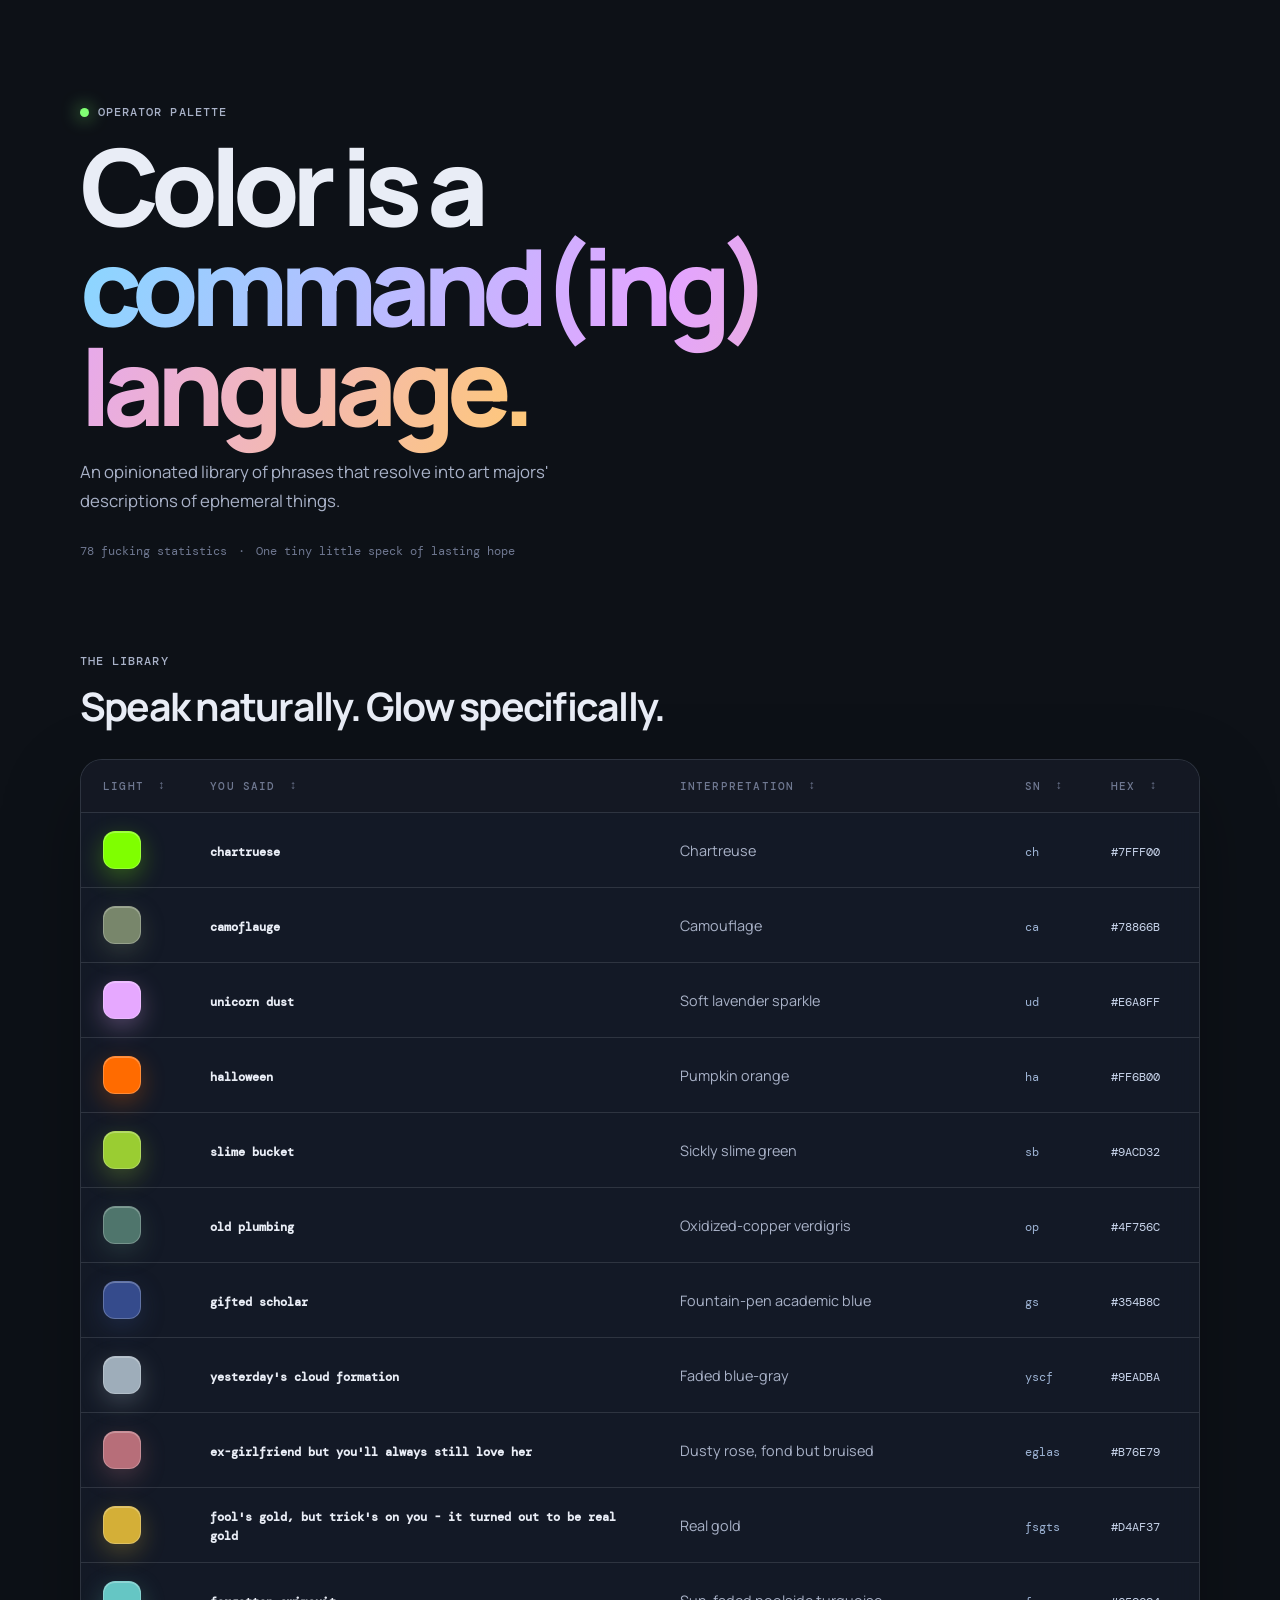
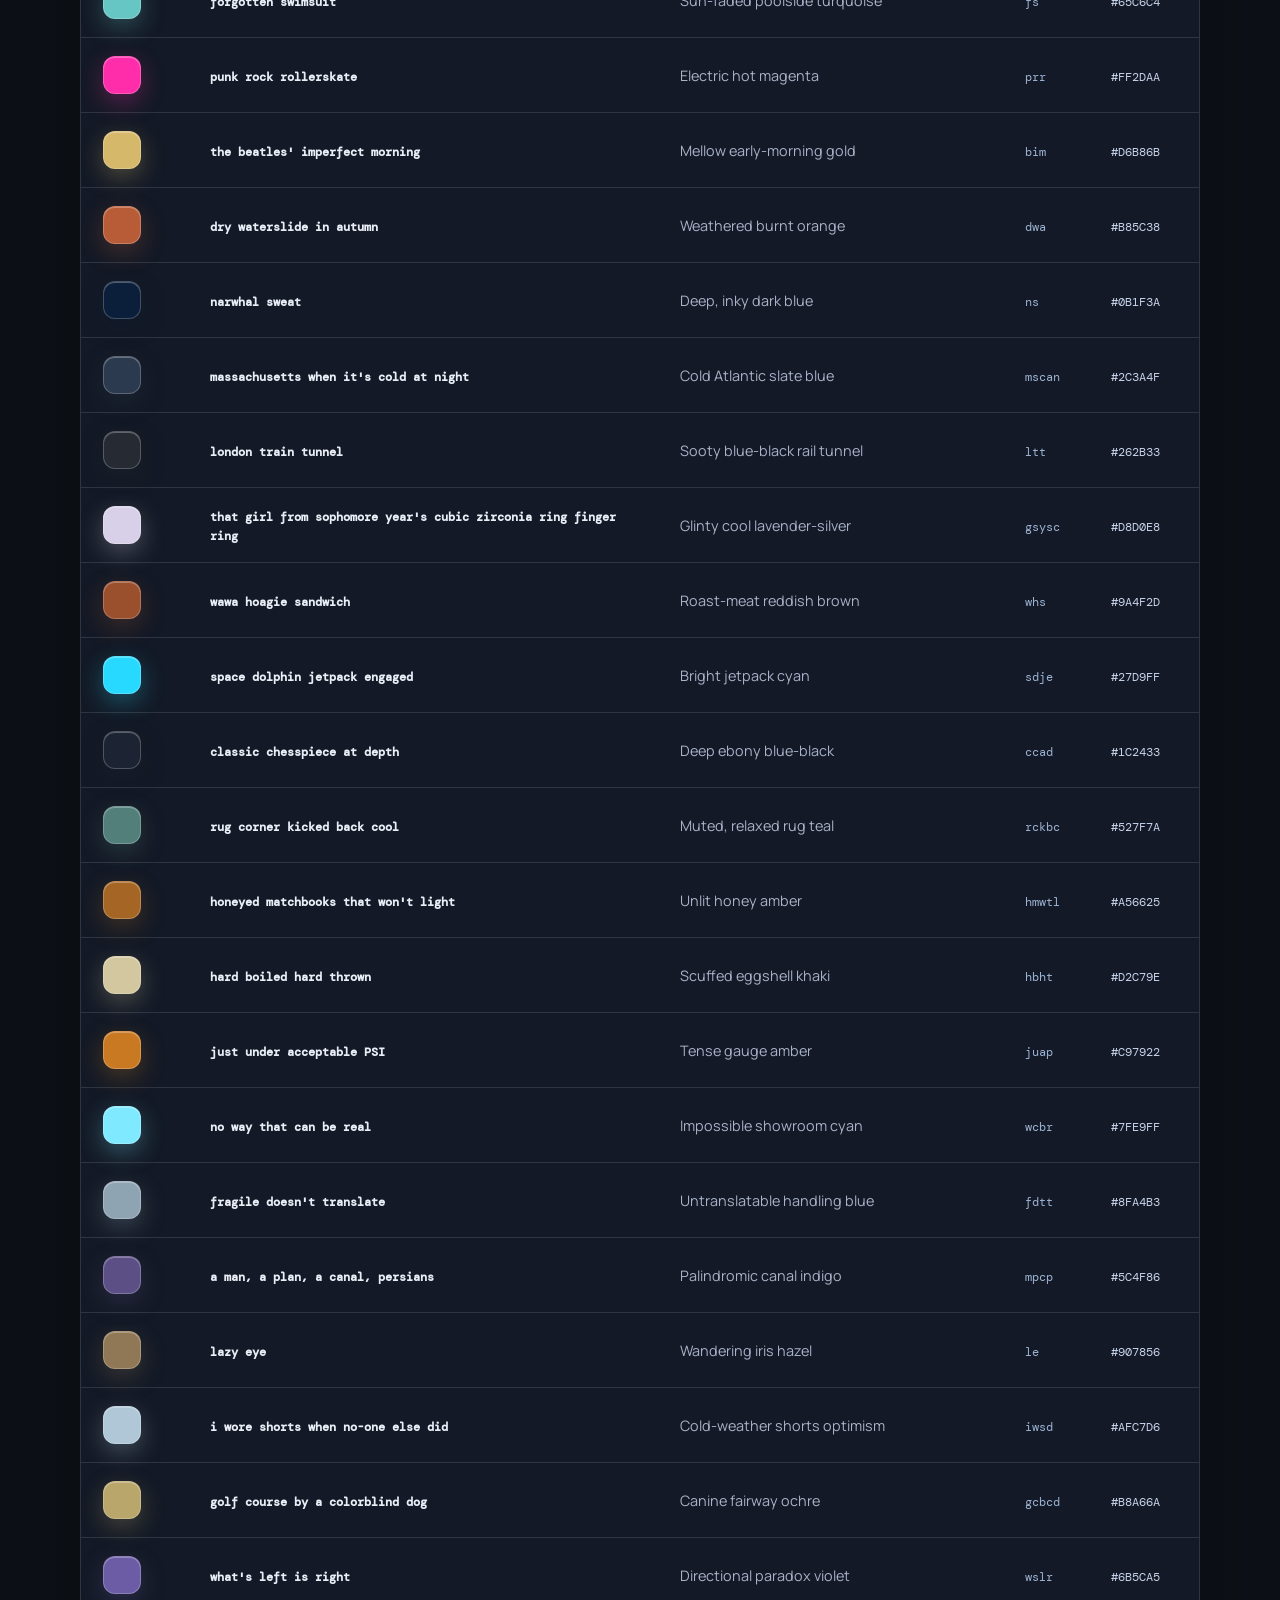
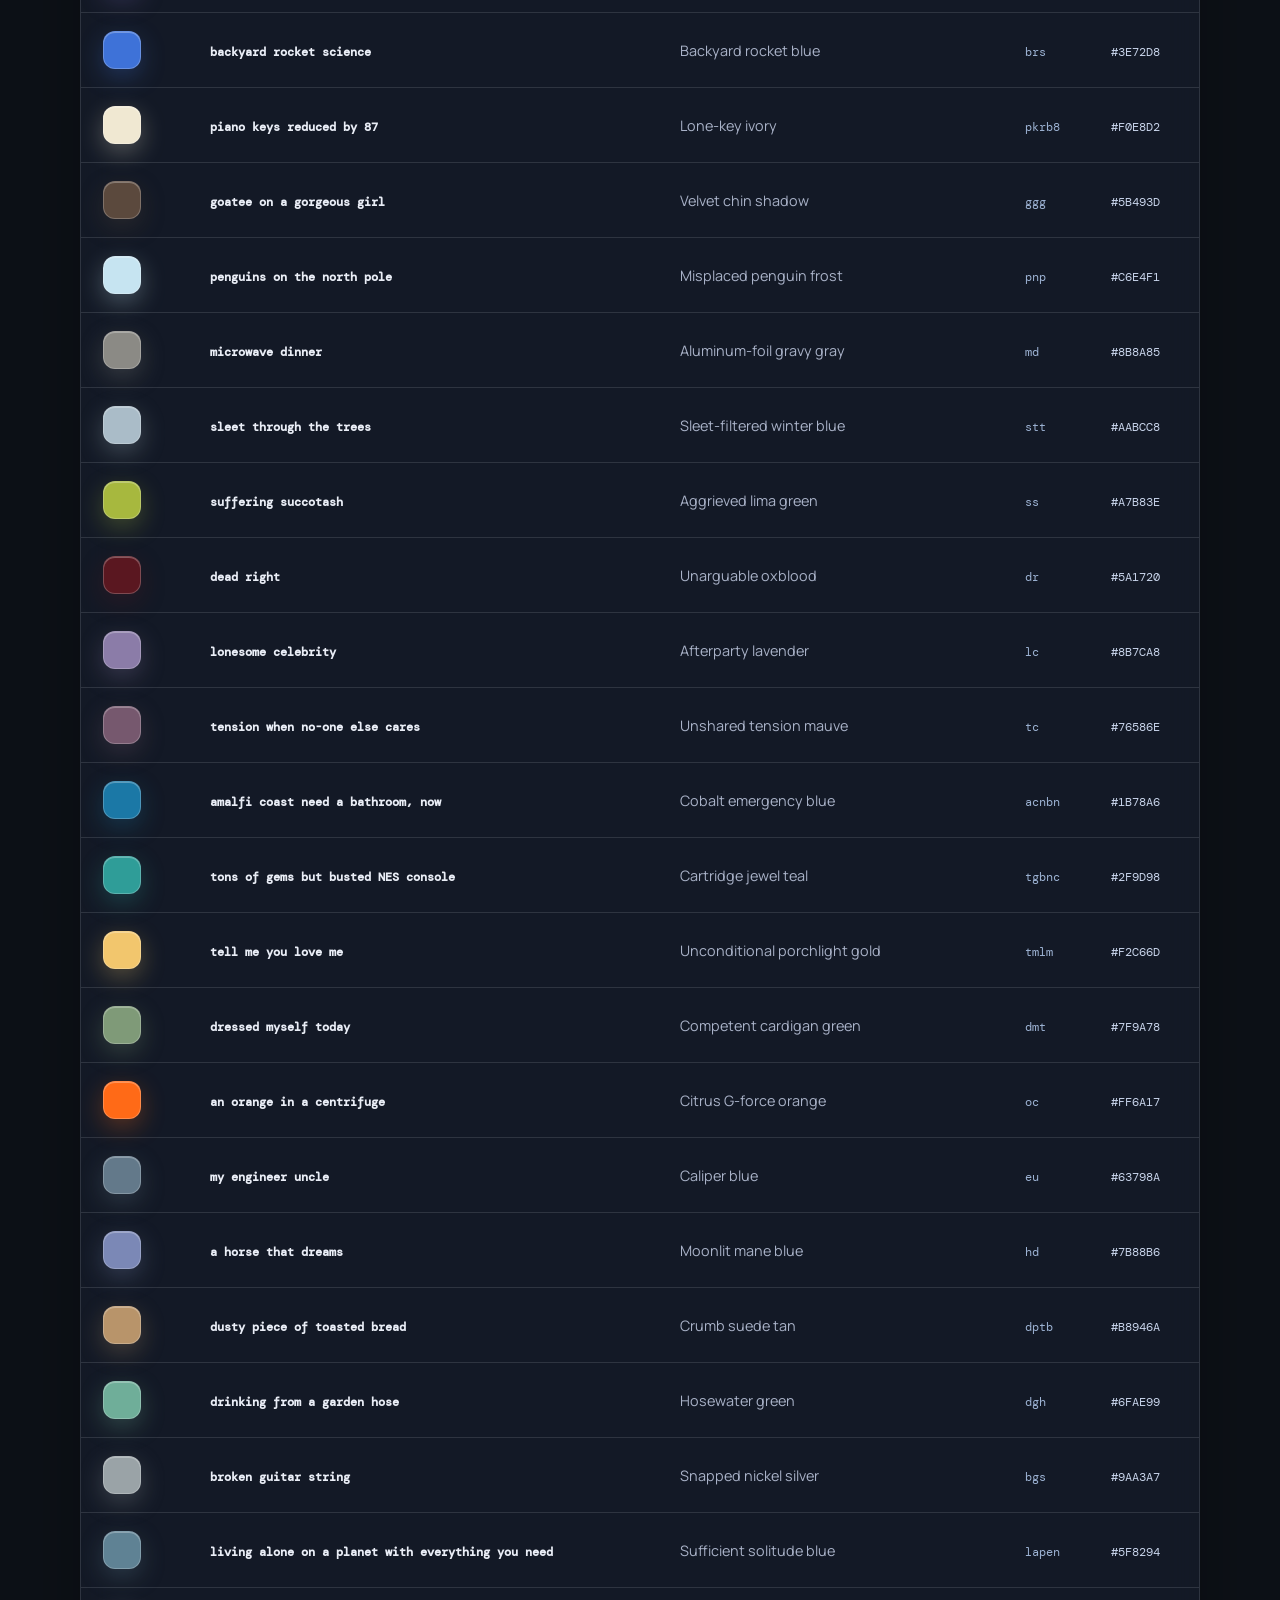
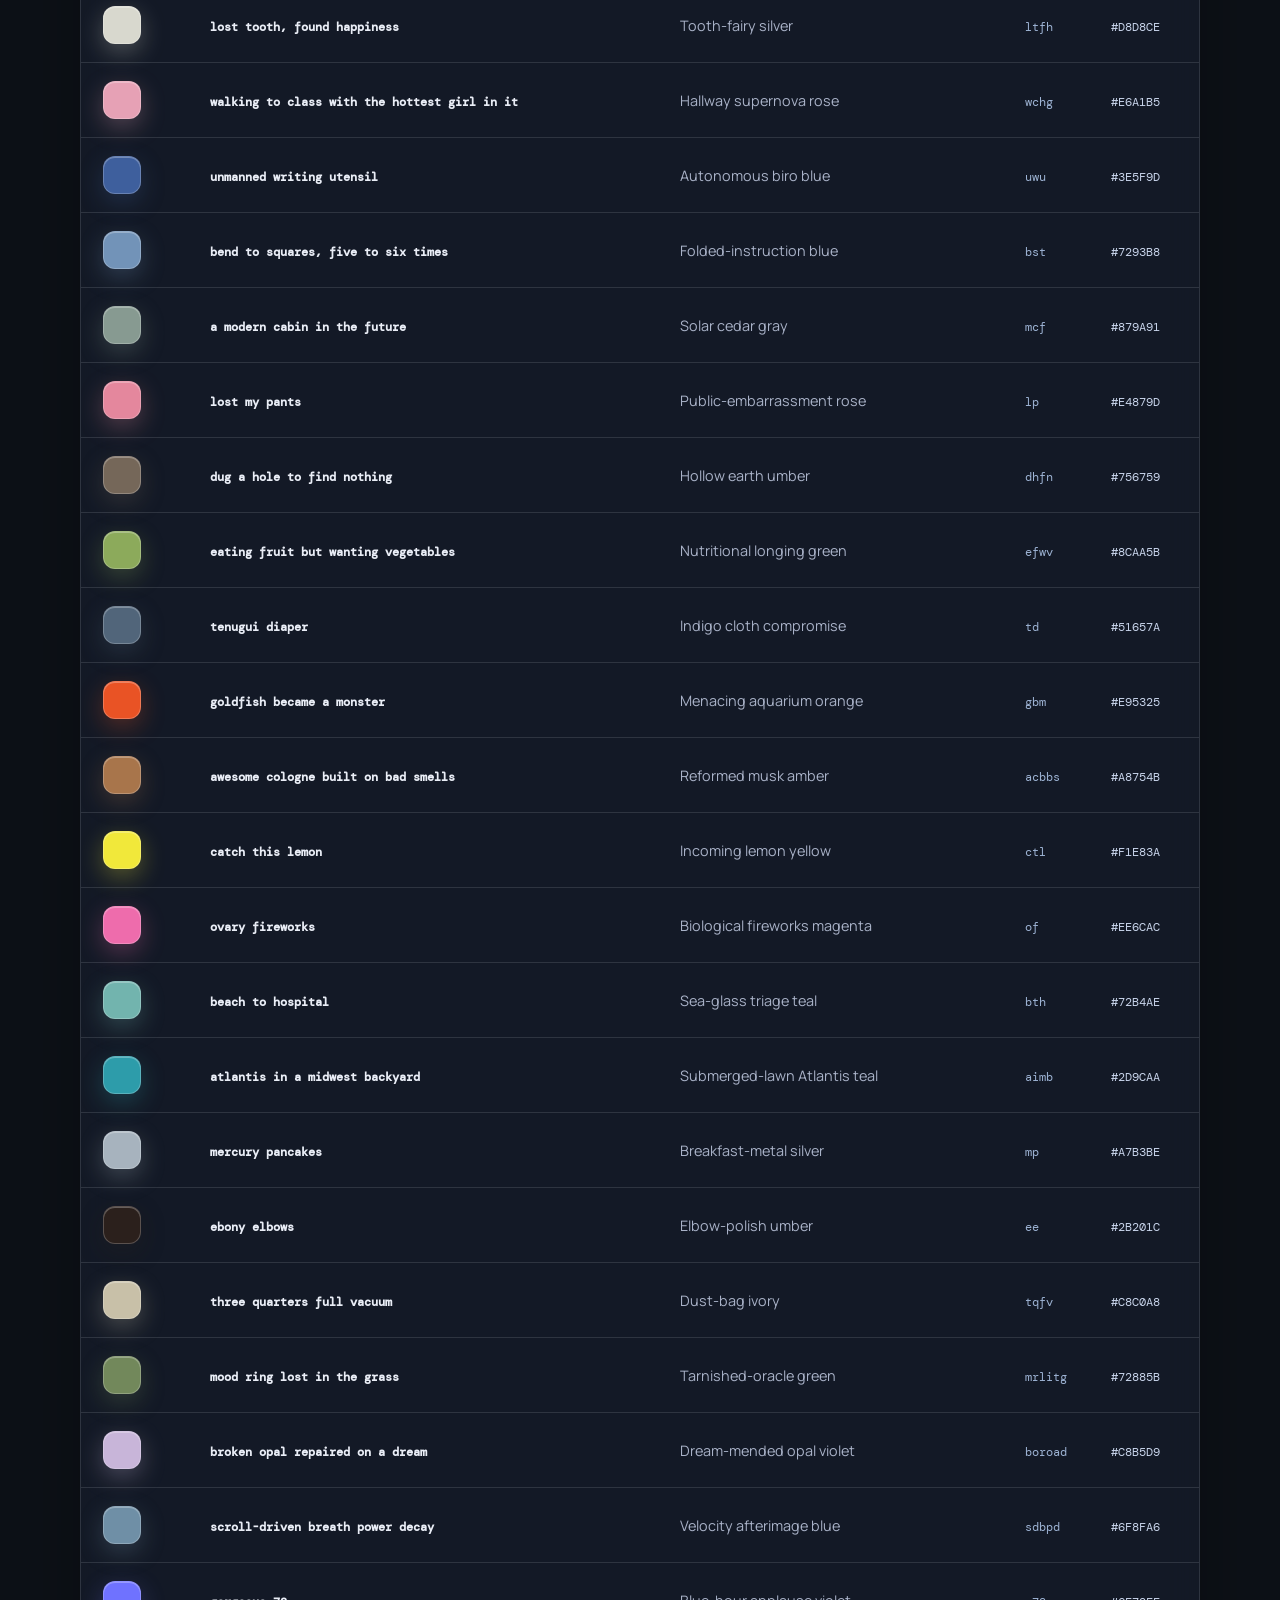
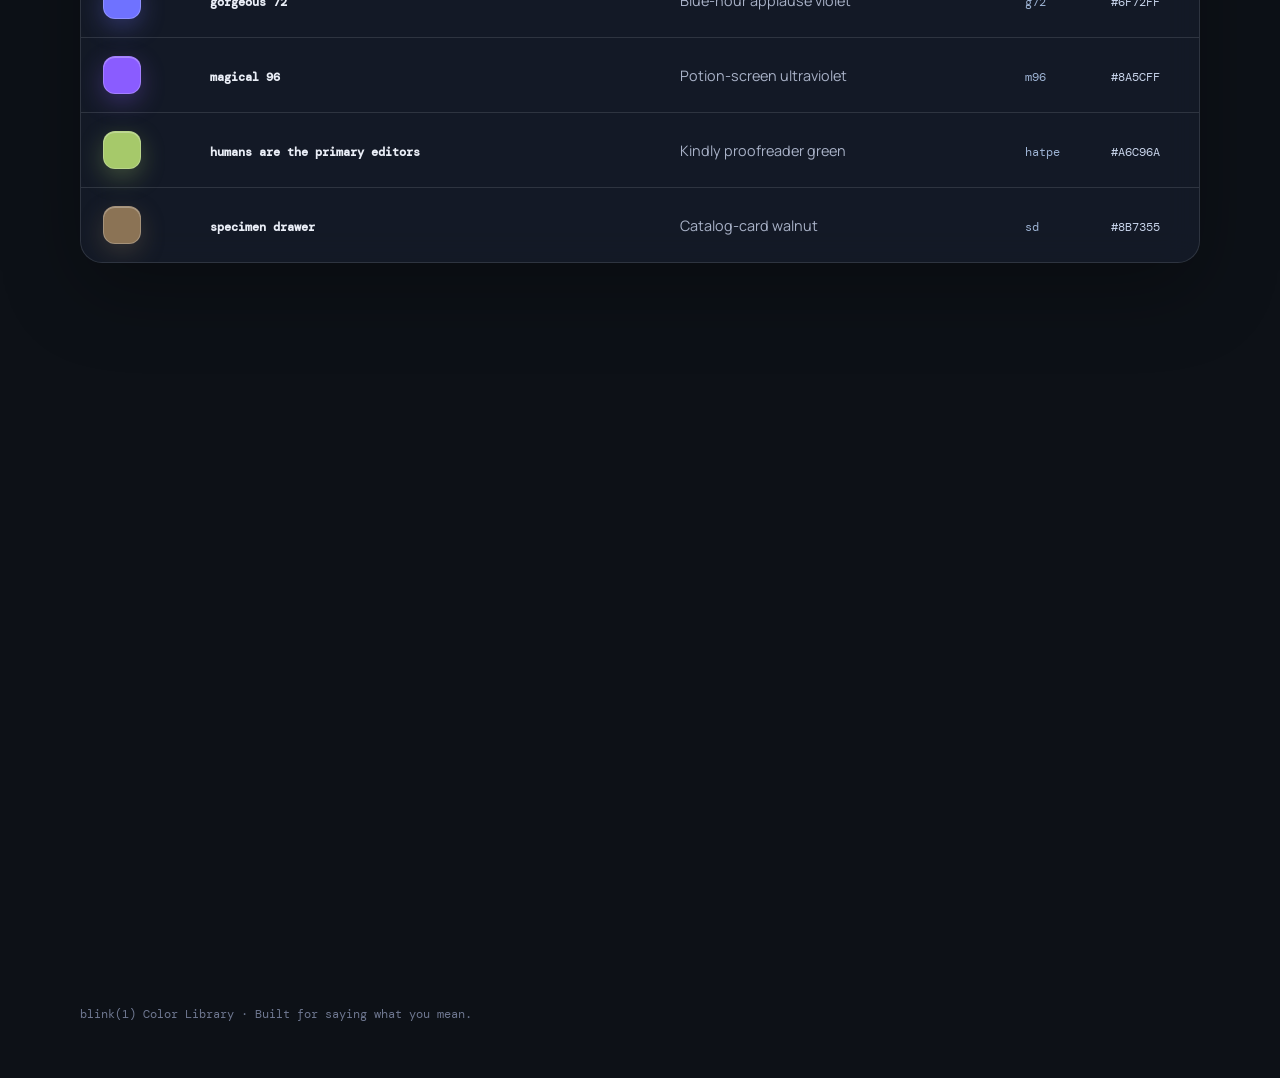
<file: index.html>
<!doctype html>
<html lang="en">
<head>
	<meta charset="utf-8">
	<meta name="viewport" content="width=device-width, initial-scale=1">
	<meta name="theme-color" content="#0d1117">
	<title>blink(1) Color Library</title>
	<link rel="preconnect" href="https://fonts.googleapis.com">
	<link rel="preconnect" href="https://fonts.gstatic.com" crossorigin>
	<link href="https://fonts.googleapis.com/css2?family=DM+Mono:wght@400;500&family=Manrope:wght@400;500;600;700;800&display=swap" rel="stylesheet">
	<link rel="stylesheet" href="color-library.css?v=20260812-hero-wave-random">
		<script src="color-library.js?v=20260812-hero-wave-random" defer></script>
</head>
<body>
	<main class="page-shell">
		<header class="hero">
				<div class="hero-wave" aria-hidden="true">
					<svg class="hero-wave-svg" viewBox="0 0 921.5 600" preserveAspectRatio="xMidYMid slice" focusable="false">
					  <defs></defs>
					  <path d="M922.2-71.4c-13.43656-.412-26.48915,5.62324-35.99986,14.90046-14.855,13.16536-29.04824,42.71862-47.9996,46.90013-17.572,1.75686-29.56248-18.48017-40.00091-29.9-29.18831-35.737-40.50058-23.80184-63.99953,7.89994C717.36217-9.113,702.9969-3.10112,678.1999-18.80068c-9.80071-5.794-20.17021-13.15093-31.99991-13.29919-21.53446.34057-37.32314,19.99687-60,8.99916-23.38951-10.14357-39.21427-55.75048-67.99964-38.69961C498.937-51.89154,479.02251-12.143,458.20042-16.39949c-11.45371-3.33172-19.31009-13.99176-28.00056-21.50037C413.92368-52.97929,402.31529-44.67435,390.2-29.99949c-9.99742,11.65631-18.84148,25.89031-31.99977,34.29966-18.84346,10.84032-34.29633-12.23026-52.00044-15.59961-9.15219-2.33868-18.91.39229-27.99975,1.69967-13.97887,2.1049-26.77544-5.99233-40-8.90051-25.62086-6.35959-41.05658,16.23289-64,12.60093-25.66962-6.55755-37.99794-30.49476-68.00018-15.79995-11.469,5.43541-23.12182,12.3855-36,13.69907C38.95149-5.59716,16.01128-31.37117-5.8-49.9" fill="none" stroke="#e8505b" stroke-dasharray="8 5"/>
					  <path d="M922.2-56.3a56.94513,56.94513,0,0,0-36,12.60012c-14.53055,10.97908-29.409,37.51327-47.99959,38.70049-17.535-1.107-28.95878-21.385-40.00088-33.1-34.37177-42.28981-48.22773-1.69194-71.99957,23.8-15.17058,16.46925-30.61237,13.269-48.00013,2.49878C669.6424-16.81079,660.42445-23.07,650.2-23.5c-22.089-.35286-37.08827,26.6514-60,20.6-26.02393-7.27763-40.04983-64.55317-67.99962-53.8006-23.35574,11.24147-32.78865,42.10628-56,52.80116-15.69881,4.14511-25.8689-13.21158-36.00068-22.2-13.07129-13.02322-23.6025-12.90669-35.99967.90009C383.38367-13.56468,374.59275.985,362.20014,11.1001c-16.20165,13.09869-30.341-2.107-44.00021-10.90058-6.9496-4.44042-15.65447-7.58087-24-6.79922C287.71877-6.15244,280.66752-4.103,274.2-3.50006c-9.34789.98225-18.92261-2.18495-28-3.90008-20.23839-3.97656-34.479,6.7327-51.99982,14.10089C164.92935,19.50593,146.38282-18.809,118.2-17.10041c-12.61817.69626-23.98422,8.03261-36,11.20034C48.334,4.54672,20.14637-19.465-5.8-37.6" fill="none" stroke="#e8505b" stroke-dasharray="23 2"/>
					  <path d="M922.2-39.1c-14.04.007-28.65536,3.55258-39.99989,12.10028-15.13446,10.18256-31.53287,34.08971-51.99971,23-20.18208-10.4688-36.22226-50.58582-60-45.90088-24.44324,8.54316-32.33009,41.53223-56.0006,51.8003C691.84,10.00314,674.946-13.38164,654.20006-16.40042c-30.30464-2.485-50.05055,53.57238-80.00013,18.59989-12.61224-13.14236-28.55912-54.67817-47.99936-52.39994-21.39506,5.4936-35.01355,39.4101-52.0011,53.59978C445.478,28.28,433.26837-31.16834,406.20014-24.10063c-6.21795,2.33463-11.72848,8.10152-16,13.00081-8.98756,10.157-17.10208,22.42577-28,30.69989C345.88745,32.10033,330.93281,14.17158,318.2,5.09948,311.424.2022,302.69562-3.39677,294.2-2.49964c-10.55386,1.20262-21.23322,5.32248-32,4.39928-21.92555-2.15679-32.92833-.09792-51.99983,11.601-22.17142,13.86705-34.99359,13.9364-56.00005-2.50139C144.42533,3.7228,134.2838-4.7949,122.2-7.7999,110.18133-10.72681,97.77227-6.35379,86.2001-3.39974,73.25632-.18466,59.24117.43781,46.2-2.60024,27.78866-6.61468,11.108-16.39235-5.8-24.3" fill="none" stroke="#e8505b" stroke-dasharray="24 4"/>
					  <path d="M922.2-20c-13.47139.34546-27.77378,1.31331-39.99994,7.5001C869.3-6.75364,857.17355,4.80441,842.2002,3.60023c-32.05478-4.4394-48.32175-70.92042-84.00009-35.1995C741.7454-16.71348,728.32642,13.8032,702.20044,9.70061,686.0963,7.05175,673.82923-5.93151,658.2001-9.80031c-27.63938-4.53285-39.38884,31.47642-64.00025,36.89987-19.35218,1.91811-30.909-27.83129-40.0004-41.399-6.81777-10.14123-14.00345-26.14263-27.999-26.5011C508.5262-37.75549,493.90032-6.7464,482.19939,6.49932c-18.848,24.05407-30.18763,18.04535-47.99931-2.69994-6.48068-6.89065-13.84507-16.19935-24-16.89947C388.17237-11.05484,376.9236,25.904,354.1998,30.09958c-16.68629.90652-26.77985-16.40443-40.00012-23.89889A30.425,30.425,0,0,0,290.2,2.20054c-6.42219,1.68687-13.47888,4.18337-20,5.49942-6.34586,1.11247-13.60428,1.28065-20,2C233.76256,11.14753,219.69388,20.957,206.2002,29.60041c-14.98621,9.584-28.91052,10.919-44.00011.29889C143.543,17.35719,126.7344-3.37813,102.19981-1.99967,88.97134-1.261,75.51055,1.58574,62.2,1.09958,39.06822,1.05377,16.5136-5.58293-5.8-10.9" fill="none" stroke="#e8505b" stroke-dasharray="11 3"/>
					  <path d="M922.2,0c-14.06338.09731-30.64875-.88817-44.00129,3.10029-17.22254,5.03642-31.89948,11.14245-47.99864-.701-15.48757-9.81861-28.75382-35.19743-47.99964-35.29993-20.19241,3.19023-32.85851,27.04845-48.00086,39.2-15.14448,13.47626-31.46469,11.1713-47.99968,1.8C677.24652,3.15963,668.319-3.56059,658.2-5.9c-12.735-2.85113-23.69833,6.67925-32,15.10034-21.26136,21.9151-37.79119,45.50129-59.99972,8.69916-9.27461-12.65925-25.35869-55.04228-43.99977-48.79975-23.47008,10.80186-35.676,55.27641-60.00034,63.10053-11.96526,1.63545-20.587-9.72368-28.00027-17.4002C425.05632,4.62081,412.4924-9.21739,398.2.90066c-18.51621,12.87577-34.59938,46.18428-60,25.29869-10.35065-7.73741-19.22265-19.25883-32-23.09945-11.02464-2.809-21.92276,3.44256-32.0001,7.1C265.31047,13.40761,255.29442,14.54174,246.2,17c-20.787,5.17216-35.49059,23.5758-55.99966,29.10075-9.65377,2.25489-19.9811-1.32713-28.0002-6.70112C147.10587,29.3159,134.4417,15.094,118.2,6.7a61.37693,61.37693,0,0,0-20-5.79977C91.28146-.24289,3.3368.49577-5.8.3" fill="none" stroke="#f9d56e" stroke-dasharray="11 4"/>
					  <path d="M922.2,20c-18.63657-.37017-37.295-4.61473-56-3.19941-46.60907,4.571-57.07375-49.42844-88-36.30128C754.7686-7.69627,740.58087,27.43639,710.20014,21.59991c-14.65832-2.89374-27.302-11.76184-40-19.10024-29.50795-17.76954-45.44331,14.88327-64.00031,32.10063-23.52751,23.97605-35.67186,1.61463-48-18.90072C550.70834,4.359,538.83215-24.55594,522.20051-20.40054c-18.75053,7.88236-31.805,40.1063-48.00114,54.59986-29.90017,28.12966-43.25461-33.14483-71.99926-25.4C384.36845,15.36168,371.86555,41.69481,350.19983,33.7c-18.64965-7.26758-29.77446-32.55847-51.99969-29.90043C289.80867,5.28922,281.86545,10.22493,274.2,13.7c-7.53853,3.435-16.13347,6.04715-24,8.59993-17.72292,5.02747-32.15706,17.32635-47.99967,26.10068C161.799,70.177,136.18782,11.76556,98.19968,3.00062,80.06308-1.57714,60.68572-1.80475,42.2.5998,26.10838,2.83513,10.11178,7.31916-5.8,10.5" fill="none" stroke="#14b1ab" stroke-dasharray="31 4"/>
					  <path d="M922.2,39.1c-15.1026.205-29.61665-5.37535-44-9.20017-11.89183-3.141-24.73976-4.71587-36-9.89983C832.06856,15.33269,822.91079,7.84,814.20007.99986,800.58225-9.81393,788.598-13.08595,774.2-1.59932c-20.53381,16.2535-34.17858,39.72743-64,28.19855-15.76877-4.82134-29.45365-14.81476-43.9997-22.19971-27.686-14.3263-43.48389,16.823-60.00048,33.50056C599.19868,45.11772,588.93,55.17024,578.2,49.49963,558.24573,36.04308,552.65945,8.76968,534.19966-6.29969c-10.57749-7.8317-21.08441,1.40357-27.99959,9.50028C499.32146,11.2012,492.624,20.93918,486.2,29.3c-7.2605,8.75629-15.7601,20.00659-27.99989,21.00008-21.50458-1.4501-30.35452-30.044-52.00013-31.3-15.15707.7778-25.26842,15.81944-40.00011,18.29951-23.52,2.44434-35.3237-25.14494-55.99992-31.19921-8.24867-2.34657-17.00469,1.24353-23.9998,5.50007-7.63222,4.45783-15.83369,9.4544-24.00018,12.89939-11.96538,5.075-24.77145,9.4403-35.99983,16.10037C213.645,47.6876,201.02189,57.08237,186.2,58.29992c-28.09309.60456-46.88251-24.68906-68.00016-39.49943C98.18473,3.06792,71.14066-3.74266,46.19991,2.00029,28.13225,6.17622,11.511,15.45064-5.8,21.8" fill="none" stroke="#e8505b" stroke-dasharray="27 5"/>
					  <path d="M922.2,56.2c-15.82593.39858-30.116-7.786-44-14.30022C865.12474,35.8,850.89583,31.31134,838.2,24.4c-24.36434-12.81246-37.48636-32.67017-63.99987-9.69945C753.56039,32.17923,742.36256,46.976,714.20005,32.69929c-9.24171-4.21113-19.19176-8.3108-28-13.39936-9.04328-4.79375-18.068-11.1503-28-13.99995C636.62856-1.28894,622.384,21.12684,610.19989,35.1,593.92243,54.243,580.9482,66.88709,562.20015,41.69943c-9.997-11.473-22.48283-40.73649-39.99962-38.3-17.55132,5.74726-30.16033,30.92673-44.0011,43.39985-8.47443,8.59566-20.34134,14.86009-31.99951,8.4C427.48908,44.59117,414.58541,21.128,390.2,33.70072c-9.76262,4.72467-21.28905,9.31859-32,4.89865-20.3319-7.72454-35.77863-38.76241-59.9997-30C286.86194,13.51354,277.1,22.34371,266.19984,28.09967,254.83273,34.37767,241.961,38.47342,230.2,43.89989c-16.41814,7.52552-33.11753,18.67172-52.00007,16.29977-27.23123-3.60356-46.39864-26.11166-68-40.89935-19.19253-14.05423-45.19935-22.40588-68-12.29969C25.39948,13.84812,10.57831,25.28748-5.8,33" fill="none" stroke="#f9d56e" stroke-dasharray="23 2"/>
					  <path d="M922.2,70.5c-13.14042.40658-25.27278-6.20721-36-13.10028a280.72044,280.72044,0,0,0-28.0001-15.99963c-9.19564-4.521-18.99254-9.11048-27.99985-14.00024-9.70314-5.208-20.46462-12.38055-32-10.39982-24.23341,5.09917-40.25886,41.67285-68,28.99962-6.656-2.99282-13.47229-7.45723-20.00013-10.69958-9.10545-4.5635-18.94261-8.94225-27.9999-13.60015-16.14734-8.47976-35.378-20.45663-51.9999-6.29929-14.87924,11.95044-24.46989,30.08728-40,41.2995-12.78478,8.93679-23.85752-.88366-32-10.80074-9.5201-10.35572-19.90222-30.15681-35.99964-28.69994-18.73593,5.33462-31.945,29.74048-48.00093,41.09989-9.62451,7.56086-20.97158,9.771-31.99956,3.7-13.97767-7.62224-26.64687-22.22058-44-19.999-6.46617.81187-13.496,2.92092-19.99992,3.49962-11.98686,1.277-23.25433-5.31622-31.99983-12.90034-8.7646-7.18906-17.32115-16.26329-28.00009-20.59966-11.32309-4.81514-23.17717,1.99317-31.99991,8.90059-8.79976,6.60881-18.06857,13.843-28.0002,18.69939C246.87812,45.3034,234.043,48.41251,222.2,52.80005c-12.79415,4.5817-26.20213,9.57705-40.00007,9.29966-41.37069-.24379-66.56542-40.15807-103.99981-51.5C45.23186-.84338,20.85029,31.39911-5.8,44.8" fill="none" stroke="#e8505b" stroke-dasharray="15 2"/>
					  <path d="M922.2,81.4c-20.388.972-35.71863-15.18207-52.00023-24.99978C858.92246,49.18555,846.35514,43.343,834.2,37.8c-9.95434-4.316-20.76686-10.49463-31.99993-8.59994-15.959,3.45579-26.24162,18.31056-40.00027,25.99968-21.875,12.74038-37.56329-9.637-55.99986-17.80008C695.8212,32.6428,684.55,28.72381,674.2,23.8999c-11.12753-4.7459-23.59139-11.44417-35.99994-8.2-25.33731,6.32514-44.77261,62.65907-71.99974,46.00067-13.99-8.5463-22.92112-26.62111-40-29.60106-17.48176-.61115-33.98228,21.75978-48.00072,31.19985-10.06026,7.74251-23.72326,12.63032-35.9997,7.29991-13.33614-5.34059-25.18149-15.75841-40-16.89887-11.95185-.64218-24.93765,1.47833-35.99979-4.30085-19.75342-8.42374-37.89447-39.74185-59.99979-34.2C297.20343,17.83449,289.41114,24.585,282.2,30.3,272.50487,38.12961,262.06421,46.35475,250.2,50.59985,241.34935,53.88331,231.41651,55.50747,222.2,57.4c-7.76847,1.50582-16.15435,3.41054-24,4.5a106.79816,106.79816,0,0,1-52-5.1C130.70188,50.83658,116.44127,41.40154,102.2,33c-16.56518-9.52-36.91323-21.068-56.00009-11.89983C27.33935,30.47007,12.84337,47.18459-5.8,57" fill="none" stroke="#e8505b" stroke-dasharray="9 2"/>
					  <path d="M922.2,88.8c-20.39424,1.5871-35.82676-14.45168-52.00018-24.29993-9.90109-6.42566-21.13143-11.48215-31.99989-16-8.92986-3.42906-18.3288-7.95187-27.99991-8.60016-14.5738-.3103-25.28746,11.48377-36.00012,19.70018C748.8784,80.64033,735.0278,59.02833,714.2,45.49937c-10.854-6.80969-24.02638-9.222-36-13.29938-11.846-3.45735-23.49259-9.95451-35.99989-10.60023-20.97548.66645-33.50482,24.59037-48.00053,37.09958-33.12073,32.31207-44.68372-16.92709-75.99955-10.1-22.68633,7.22143-39.35852,29.22977-64.00009,31.30039-12.664.85582-24.44682-5.48931-35.99988-9.69994-10.11894-3.85813-21.43448-4.41167-32.00009-6.19943-30.24945-4.56347-46.83453-41.32566-71.99955-43.80117-12.65684-.06-22.84376,9.81922-32.00044,17.40069-25.15676,22.25-35.25733,23.99512-68.00012,25.19935-23.84957,1.98272-48.3415,3.40886-71.99982-1.09937-13.82689-2.45978-27.41335-7.657-39.99995-13.8C91.83238,42.77932,81.32715,36.47747,70.2,33.1c-16.66562-5.74-31.50941,3.48406-43.99976,13.90071C16.20607,55.02432,5.72913,63.64428-5.8,69.4" fill="none" stroke="#f9d56e" stroke-dasharray="28 3"/>
					  <path d="M922.2,93.2c-19.7465,2.514-35.77481-11.96076-52.00014-20.8a213.89251,213.89251,0,0,0-31.99992-14.2c-7.67909-2.80146-15.867-6.30993-24-7.5001-24.58122-3.15986-37.0781,28.12528-59.99979,25.70078-16.02294-3.91094-26.19476-19.09274-40.00045-27.10038-10.75733-6.59488-23.92714-6.97336-35.99988-9.20015C667.3952,38.25745,656.81315,33.76878,646.2,31.19982c-10.05133-2.46268-20.41757,1.62611-27.99991,8.20081-13.42159,11.07389-24.08854,26.604-40,34.39951-12.123,5.76375-24.86479-.83672-36.00015-5.80079-11.439-5.57414-24.57961-4.7402-36,.40138-13.28435,5.16148-26.21927,12.35477-40,16.1992C448.89163,90.0995,431.18463,85.65308,414.2,81.29922c-11.94319-2.83882-24.89249-4.00926-36-9.59935-21.22832-10.54046-34.46655-32.944-55.9996-42.80055-25.28644-8.90183-44.87864,27.98908-68.00083,36-12.69561,4.92166-26.83,2.24557-39.9996,1.40052-19.91955-1.10234-40.1117.65435-60,1.69981-17.25787,1.38984-35.42265,3.413-51.99995-2.90009-13.52317-4.63476-25.95635-13.263-40-16.39977C49.123,45.64076,36.37217,53.11494,26.2002,60.60025,16.15045,68.00287,5.74447,76.11612-5.8,81.1" fill="none" stroke="#14b1ab" stroke-dasharray="21 3"/>
					  <path d="M922.2,95.7c-18.5887,3.18323-35.53859-7.6972-52.00015-14.59989C858.60059,76.04369,846.09192,72.18059,834.2,67.89988c-8.81541-3.21465-18.42539-7.24518-28-6.19988-20.02727,2.16071-34.48275,29.8743-55.99976,20.00029-14.59039-7.52876-24.74035-22.43156-40.00031-28.90023-11.39641-4.42581-24.1481-1.58648-36-2.90015-12.2583-.79771-23.81449-6.92684-35.99989-7.90034-14.56065-.55672-25.84377,11.08832-36.00017,20.00032-17.04446,15.47094-31.68913,27.72255-56,21.09937-8.97782-2.174-18.76612-3.83089-27.99994-2.49909-17.48234,2.74461-34.60691,8.66228-52,11.89955-26.98216,5.95041-63.47955,4.54629-88.0001-8.99924-17.92765-10.88574-30.743-28.75831-47.99973-40.50064-34.897-23.14053-54.38843,34.51736-87.99987,32.59985-12.06589-.367-23.98156-4.82937-36.0003-5.79935-17.37132-1.66036-35.15416,1.261-52,5.39946-16.95587,4.63525-33.91046,14.557-52,10.90013C88.06881,83.46456,75.6808,74.717,62.20009,70.19986,36.76408,61.71149,16.80371,85.97314-5.8,93" fill="none" stroke="#f9d56e" stroke-dasharray="16 3"/>
					  <path d="M922.2,97.8C908.83647,100.41332,895.1149,96.75575,882.2,93.4999,870.29273,90.51668,857.94876,87.5635,846.2,84c-19.253-5.61972-36.17544-18.86095-55.9999-6.89946C775.43156,85.45692,763.004,96.8629,746.2,85.3994c-21.893-15.26622-29.8399-32.46516-60-25.39871-7.7444,1.38579-16.21285,1.93684-24,.599-18.998-3.94857-30.1154-9.79047-47.9999,2.301C595.35505,75.32434,577.95784,93.80649,554.2,95.49984c-11.8664.31658-24.13131-1.39069-36-.39955-24.02254,2.1685-48.29965,4.2691-72,8.89985-23.31322,4.97136-47.24638,5.56071-68-7.90078C364.83827,87.41834,353.9697,74.79256,342.2,64.2c-8.75073-7.87029-19.43966-16.84219-32-15.59983C286.4753,51.936,274.00231,79.21008,250.2,82.4c-10.9595,1.13852-21.68379-3.89277-32-6.8-10.18108-3.09943-21.4518-4.34961-32-2.59974A110.87887,110.87887,0,0,0,146.2001,87.50019c-12.79923,7.08489-24.94233,17.75588-40,19.29993-14.42867,1.2116-27.5922-6.87442-39.99995-13.10031C39.35909,78.94613,19.70427,94.642-5.8,102.3" fill="none" stroke="#14b1ab" stroke-dasharray="20 5"/>
					  <path d="M922.2,100.9c-11.64984,2.02742-24.23766,1.37137-36,1.1-11.92755-.26467-24.36746-.60283-36-3.5-18.73665-4.00756-35.92255-21.27052-55.99978-14.70007-8.22316,2.66047-15.906,8.061-24.00022,11.00024-11.82816,4.54522-22.97609-1.33329-31.99991-8.80076-11.39554-9.13034-24.19171-21.08885-40.00016-18.599-7.90667,1.193-16.09654,4.00664-24,5.19961-13.36624,2.66819-26.68554-2.89575-40-2.60046-11.71779.585-22.23367,7.43633-32,13.30054-11.40621,6.96359-23.47453,13.85235-36,18.59987-11.31368,4.48274-23.98693,4.90684-36,5.09989-20.06426,1.163-43.98263-.4913-63.99994,1.69936-20.22382,2.22614-39.30978,13.73692-59.99994,11.50112-47.55633-3.78357-69.2421-72.93893-107.9999-55.6008-16.472,7.2491-28.86151,24.88749-48.00012,25.30061-11.26705-.2011-21.66207-6.249-32-10.00027-20.25089-8.2578-42.44119-1.952-60,9.70076-9.87378,6.33645-19.1092,14.69235-27.99993,22.2995C121.24205,119.5269,110.44484,127.27665,98.2,127.3998c-20.77695-.31623-36.07058-18.27549-56.00006-21.99939C26.19875,101.71128,9.69811,106.34694-5.8,110.3" fill="none" stroke="#e8505b" stroke-dasharray="26 3"/>
					  <path d="M922.2,106.4c-14.54728,2.05046-29.57366,2.98154-44,5.90037-20.52109,3.917-34.42279.19034-51.99992-10.30108-7.343-4.0706-15.43089-8.69716-24.00022-9.1991-9.89812-.63582-19.2108,4.69942-28,8.49983-32.99138,15.1993-45.38245-30.89869-80.00006-22.49965-10.48993,2.583-21.1041,6.89709-31.99991,7.49941-11.88347.39648-24.412-2.02038-35.9999,1.70062C615.20755,91.30418,604.70606,97.18408,594.2,101.7c-17.82824,7.37567-36.6357,14.0872-55.9999,15.60021a287.91014,287.91014,0,0,1-36.00007.29991c-10.50033-.47874-21.49011-1.94224-32-.9-15.578,1.22865-29.61856,9.36311-44,14.70015-23.35383,9.294-46.93519-2.53888-63.99978-18.601-23.01093-19.36184-43.56864-48.82213-76-28.199-11.98309,7.12382-25.38259,16.17672-40.00043,12.29924-16.19435-4.45879-30.52335-16.62111-48-15.99907-28.91159,1.72532-48.8236,26.3909-67.99989,45.29947-37.20764,37.81187-50.63377,14.32858-87.99987-4.50046A71.07779,71.07779,0,0,0-5.8,116.4" fill="none" stroke="#14b1ab" stroke-dasharray="14 4"/>
					  <path d="M922.2,115c-9.22446.89984-18.9951,1.70385-28,4.00015-9.25007,2.37394-18.62811,6.20192-28,8.09984-31.70141,6.3598-45.19552-25.46695-71.99981-22.40067C783.19548,106.58506,773.38587,114.00255,762.2,115.1c-12.23658.82955-22.486-7.9255-32.00011-14.40006C707.06775,84.6744,694.85654,89.404,670.2,96.90071c-11.64107,3.28353-24.28279,3.303-36,6.19921-12.2499,3.08048-23.83611,9.4412-36,12.8-10.26532,3.0566-21.4155,4.15909-32,5.5a259.81044,259.81044,0,0,1-56,3.79964c-24.19749-1.19619-41.52768-4.81383-63.99983,7.80112-10.26312,5.26258-20.5347,12.15665-32.00017,14.4992-28.82211,5.13284-51.18786-18.57-71.9999-34.69985C330.748,103.80846,317.54271,93.7451,302.2,94.60014c-12.5052.65552-23.8617,7.76968-35.99992,10.09992-33.30461,5.62805-49.3325-33.27546-88.00011-11.49944-20.90555,12.42915-34.994,33.44689-52,50.29929-18.78246,19.209-36.37027,26.1474-59.99983,9.09943C44.47807,138.55811,22.29692,115.90917-5.8,121.7" fill="none" stroke="#f9d56e" stroke-dasharray="12 5"/>
					  <path d="M922.2,127.1c-9.24639.1941-19.11047.62961-28,3.40011-22.16125,7.42246-37.2,18.85954-60,4.6992-12.26061-7.26407-24.61056-19.16767-39.99994-16.699-8.1733,1.52377-16.155,5.72632-24.00009,8.29976-18.366,6.51129-33.049-9.13322-48-17.00057-19.89367-10.99489-35.5219-8.06358-56-1.29874-7.8132,2.38829-16.31515,4.71929-24,7.49928-7.96271,3.05937-16.23354,7.09377-24,10.60007-25.01054,12.34035-42.44062,3.36282-68.00012,3.89948-23.81815,1.28586-48.2208-1.487-71.99991-.0002-13.07825,1.4255-25.21837,8.129-35.99994,15.30075-12.97182,8.54436-27.67377,18.56889-44.0001,15.99965-21.04505-3.49991-38.59388-17.38928-56-28.79953-9.89749-6.73523-20.342-14.09534-31.99994-17.40011-15.61009-4.9765-32.11431,1.00437-47.99995-.59991-12.98815-1.24057-24.59449-8.48129-35.99988-14.20049-25.21542-13.59014-45.28094-4.24766-64,14.90089-19.82513,18.75876-42.71254,58.80355-71.99964,59.70014-15.61808-.43717-28.27774-11.90242-40.00049-21.0006C33.9876,141.61541,16.6766,123.637-5.8,126.8" fill="none" stroke="#f9d56e" stroke-dasharray="17 4"/>
					  <path d="M922.2,142c-39.23927-5.51627-51.59659,20.91691-80,10.90062-15.75667-6.1504-29.64577-22.10543-47.99993-18.30028-8.1201,1.668-16.04434,5.91785-24,8.09975-20.04221,5.64395-35.50131-11.87624-52.00019-20.0001-22.471-12.44457-41.43666-11.096-63.99983.00072-15.18605,7.06752-28.26024,18.86488-43.99988,24.79944-18.08145,6.6935-35.10565-5.1891-52.00011-10.00073-8.94073-2.58327-18.77765-3.01792-28-3.69932a243.26037,243.26037,0,0,0-36,.2c-30.12186.68921-44.79388,17.124-67.9997,32.50056-14.15111,9.27047-28.23353,10.02953-44.00036,4.49856-22.733-6.85775-42.79384-20.43059-63.99982-30.69951-18.71142-9.48015-40.34472-10.1722-60.00024-16.69938-12.4713-4.2178-23.87421-11.9065-35.99978-16.9006-23.20256-10.575-43.89835,1.91741-59.99991,18.70088-20.457,19.74755-44.3568,60.40037-75.99978,58.00007-15.61586-2.21808-28.30707-13.54453-40.00049-23.30054C31.08738,147.56747,15.65618,129.47174-5.8,131" fill="none" stroke="#f9d56e" stroke-dasharray="26 3"/>
					  <path d="M922.2,158.7c-40.41887-10.95072-50.3275,15.41223-80.00007,7.00069-14.33973-5.12712-27.80943-17.1832-43.99992-14.30038-9.545,1.53572-18.58156,6.689-28,8.69962-13.35016,2.83881-25.56508-5.09859-36-12.40043A299.74308,299.74308,0,0,0,706.19993,130.3c-19.89719-10.9914-37.9884-9.83157-55.99986,4.00062-21.09017,15.109-39.88595,43.80425-67.99984,24.799-12.67854-8.1362-24.94042-18.553-40.00035-21.89944-28.06848-6.56929-60.08639-3.20093-84,13.69931-16.97073,11.48264-31.23006,29.32272-51.99971,33.90073C394.282,187.01068,381.832,184.04017,370.2,181.5c-26.78192-6.1587-51.30736-19.29332-75.99992-30.90018-17.36007-8.23376-35.08335-16.47326-52-25.59987-22.74251-12.511-40.37853-18.64-64.00008-3.19925-40.39922,27.17543-68.458,96.33525-123.99984,51.39883C35.21412,159.98407,19.34762,135.24379-5.8,135.2" fill="none" stroke="#14b1ab" stroke-dasharray="8 5"/>
					  <path d="M922.2,176.1c-18.1517-6.05713-29.62913-7.908-48-1.49926-7.61492,2.31883-15.959,4.78535-24,4.39914-15.07082-1.25516-28.48347-12.06226-44-10.4995-23.37366,3.06258-36.05687,18.62794-60,2.69895-12.11363-8.11387-24.03159-17.37856-36-25.69924-12.511-8.69107-28.32775-18.68731-44-12.69979-18.288,7.82658-29.32632,26.19367-44.00031,38.79941-13.84732,12.30964-26.08953,12.23021-39.9997.19973-11.76686-9.98747-21.93647-23.02406-36.00009-29.99925-26.32034-12.98776-56.56886-5.24813-80,10.30019-37.00619,26.55307-43.99409,50.34461-96,43.899-22.27809-1.67866-44.689-7.17575-63.99974-18.69965-30.2274-17.15786-75.73814-60.57315-112-50.2-47.00034,13.72867-75.74754,88.5869-132.00034,56.29985C39.19212,172.1071,20.5352,140.688-5.8,141.20008" fill="none" stroke="#e8505b" stroke-dasharray="16 2"/>
					  <path d="M922.2,193.5c-14.33693-5.84093-28.21519-11.49129-44.00013-8.39924-7.80241,1.29955-16.06757,3.47516-23.99993,3.79912-9.43371.28089-18.814-3.08956-28-4.60014-17.26535-3.48572-31.85821,6.08555-47.99989,9.701-15.29877,3.35852-28.76379-6.52662-40.00005-15.60125-12.03577-9.377-23.80122-19.9363-35.99993-29.09959C669.96,124.56568,654.72166,144.00947,634.2,169.90055c-8.5136,9.89915-17.86007,23.49041-31.99967,24.5998-21.59456-1.00068-38.07592-40.73025-60.00079-51.79972-10.76642-5.90431-23.97423-8.37141-35.99954-5.40048-16.11684,4.20324-31.18117,13.10361-44,23.59966-19.02119,15.45871-35.427,36.60966-59.99994,43.30008-11.58483,3.17816-24.058,3.83921-36,4.4-16.02031.74557-33.05132.44827-48-5.99982-18.39194-7.79216-32.633-22.9143-48.00008-35.2-14.04858-11.42866-30.34015-20.93426-48-25.39994-29.98907-8.15775-57.22258,12.05957-79.9996,29.00024-39.51516,29.6514-70.69762,28.88192-108.00018-4.10123C22.78042,157.48311,9.8975,146.40385-5.8,146.89994" fill="none" stroke="#e8505b" stroke-dasharray="2 3"/>
					  <path d="M922.2,210.4c-15.17973-6.70027-30.81448-15.33507-48.00013-13.69929-9.14891.64872-18.83682,1.74432-27.99989.79925-9.14144-1.0476-18.90283-2.44882-28-.29956-17.199,3.57152-33.75879,17.9085-51.99987,11.49947-9.02922-3.07582-16.87827-9.88536-24.00008-16-10.62952-9.16849-21.4876-19.00183-32-28.3-12.87107-11.23789-30.53731-26.33638-48.00016-15.29918-20.05056,13.53535-29.192,38.51681-48,53.39927-32.62834,23.71142-48.87361-56.81353-88.00025-63.09931-21.00619-4.85485-40.13208,9.334-55.99981,21.2992-18.86205,14.51289-34.46523,34.07516-55.99977,44.90024C401.76856,211.862,387.79,215.33038,374.2,217.99982c-13.05206,2.49456-26.65406,5.06134-40,4.50016-30.84223-1.62251-48.75251-30.65586-72.0001-47-23.71644-17.52549-56.22174-22.67925-83.99984-12.49976-16.623,5.52975-31.83644,15.17872-48,21.7997-21.19545,9.05545-46.39229,13.11317-68,3.1997-9.91565-4.20454-19.3437-10.76329-28-17.09978-11.59306-8.50642-24.77545-18.6088-40-16.9" fill="none" stroke="#f9d56e" stroke-dasharray="17 3"/>
					  <path d="M922.2,226.1c-9.49078-3.77455-18.64535-9.54535-28-13.60007-11.20979-5.03572-23.85318-6.23456-36.00012-6.19959-6.44094-.32249-13.55563-.91782-19.99993-1.00031-24.74333-1.11784-43.551,25.46154-67.99986,16.80054-9.12152-3.56772-16.97833-10.78016-24-17.40076C738.49771,197.31887,730.03087,189.53844,722.2,182.3c-26.418-24.39548-48.588-46.54226-75.9998-8.69941-11.15856,13.20833-25.78869,43.66438-43.99957,45.3-32.61543-2.40753-45.73588-94.22662-100.00089-72.70027C473.302,160.40122,453.02249,187.3276,426.2,204.59984,410.29844,214.52429,392.00288,220.41433,374.2,225.9c-14.22142,4.14378-29.02215,9.041-44,8.7001-30.54486-1.927-47.038-33.47063-72.00048-47.29953-24.88016-13.54163-56.88912-11.83179-83.99949-7.10121-31.52911,6.52829-63.369,18.269-96.00017,13.60035C63.89955,191.23316,50.49567,184.08,38.2,176.59987c-13.12069-8.15193-27.73665-18.49417-44-15.5" fill="none" stroke="#e8505b" stroke-dasharray="21 5"/>
					  <path d="M922.2,240.1c-15.39194-5.54192-28.50239-16.62817-44-21.90008-14.03242-4.02162-29.43045-6.79886-44-4.60043-21.65471,4.07621-40.74263,30.76689-63.99991,17.90025C759.32182,225.45957,750.88276,215.07779,742.2,206.4c-8.78021-8.87378-18.42984-17.88774-28-25.9-11.24451-9.09364-24.54108-20.40831-39.99982-18.40018-24.85513,4.55721-38.53964,41.83769-56.00072,58.69951-35.41182,36.24426-52.17856-55.42425-87.99988-67.99885-19.40843-8.75966-38.07575,6.00317-51.99937,18.30009C463.96206,183.181,450.05208,196.4988,434.2,206.5c-16.08462,9.79361-34.54281,15.50344-51.99987,22.30029-23.91048,8.25681-52.06011,24.3515-76.00006,7.99955-23.57277-15.74247-40.738-40.54005-72.00029-39.999-10.15162-.48841-139.47947.54592-147.99972-.60053a87.49024,87.49024,0,0,1-23.99994-6.10043c-10.755-4.46952-21.57583-10.11714-32.00008-15.2998-10.98039-5.43174-23.75978-9.60107-36-6.2" fill="none" stroke="#14b1ab" stroke-dasharray="14 5"/>
					  <path d="M922.2,251.9c-21.38226-6.87-37.72-25.00976-60.00017-29.79955-10.2576-2.90819-21.91475-4.41059-31.99982-.10018-17.73131,7.57348-35.085,30.45249-55.99986,18.79932C763.04127,234.65209,754.637,223.77293,746.19993,214.5a204.7057,204.7057,0,0,0-24-22.9c-12.70744-9.72092-27.1277-21.19756-43.99982-20.50016-26.735,3.22149-39.473,36.78405-56.00067,54.7995-17.04363,20.34491-30.18973,14.9671-43.99941-4.8-12.95637-17.76035-22.248-39.77724-39.99973-53.49958-21.22592-15.55145-39.30987-3.62126-56.0002,11.70088-12.46944,11.2245-25.122,23.2818-40.00017,31.29926-17.6299,9.21831-37.70128,13.22346-55.99968,20.90073-14.631,5.54857-28.95381,12.98692-44.00018,17.39954a44.05442,44.05442,0,0,1-35.99994-4.20078c-10.981-6.40588-21.09139-15.17143-32.00016-21.69929-19.08658-11.926-35.12772-8.2765-56-6.29934-29.816,2.13508-59.01632-6.4753-87.9999-12.10083-18.3858-3.91784-37.78222-2.69256-56.00008-7.39944C47.93131,189.992,22.61091,167.872-5.8,177.7" fill="none" stroke="#e8505b" stroke-dasharray="21 2"/>
					  <path d="M922.2,261.1c-19.56092-4.65551-34.05082-20.33111-52.00012-28.49984-13.50591-6.59781-30.4541-11.25431-43.9998-2.29943-14.37741,8.39454-29.88933,26.71773-47.99991,17.399-9.48625-4.9451-17.07189-13.96155-24.0002-21.8997-8.34075-9.94687-17.44572-20.33583-28.00016-27.99986C713.46161,188.744,698.22334,180.80758,682.2,181.29992c-29.63688,2.09073-42.00178,34.04186-60.00042,53.09964-19.91993,22.43867-33.62835,11.85881-47.99961-8.90009-10.03252-14.34435-18.83887-30.87659-32-42.69951-30.9848-27.1528-52.85612,5.70736-75.99995,24.50057a75.40392,75.40392,0,0,1-32.00018,15.89923c-11.87357,2.38224-24.36916,3.91062-35.99986,7.40036-13.64482,3.872-26.96576,9.88519-40,15.39989-25.91157,11.70449-39.53686,11.92523-63.99989-3.40076-9.8053-5.98911-20.4782-12.12228-32.00018-13.89907-12.07921-1.86389-24.33595,1.94842-35.99991,4.6-21.52918,5.32861-43.69452-.9423-64-8.20058-13.11318-4.83457-26.46194-10.3338-40-13.89964-10.317-2.859-21.47591-4.08114-32-5.89981a120.52036,120.52036,0,0,1-27.99993-8.80033C40.38111,186.30456,18.24068,174.84082-5.8,186" fill="none" stroke="#f9d56e" stroke-dasharray="21 5"/>
					  <path d="M922.2,268.1c-31.35425-4.69586-63.94541-51.5014-95.9999-31.70034-13.14518,7.98045-27.108,24.53064-43.99991,17.20017-21.761-11.2251-31.75344-36.70847-52.00057-49.99937C717.46721,195.0832,701.40558,191.40771,686.2,192.5c-38.31639,2.67835-47.77671,42.20743-75.99951,60.00086-17.02134,9.52763-31.00041-8.83455-40.00035-21.10125C561.66473,219.90815,553.35154,206.88365,542.2,197.7c-28.04231-22.98086-47.38057,1.2552-67.99994,19.90055-9.8527,9.06422-22.32229,16.41132-36.00026,16.89891-10.38224.6248-21.6614-.52279-31.99978.80062a122.87843,122.87843,0,0,0-28,6.89988c-17.01763,5.72843-33.5935,15.77441-51.99991,15.70032-14.24727-.30062-27.059-7.97094-40-13.00051-25.64205-10.85724-40.13876.02248-64,6.90094-23.62426,6.00712-46.96123-5.7569-68.00017-15.30053C142.63819,230.99052,130.57693,225.247,118.2,221.8c-13.10631-3.79687-27.18317-5.47716-40-10.3001C48.48869,199.97113,27.00312,180.10234-5.8,198" fill="none" stroke="#f9d56e" stroke-dasharray="3 3"/>
					  <path d="M922.2,273.6c-29.69686-4.44455-58.47224-37.84566-83.99978-35.90079-12.22628,2.02628-21.53492,11.67527-32.0003,17.5008-13.70507,8.4901-25.87464,1.88178-35.99989-8.40064-24.83755-26.29495-33.96443-50.997-76.00029-43.79861-14.13889,2.16324-28.664,6.56443-39.99962,15.59952-17.38488,12.61359-36.02237,47.92209-59.9997,43.10047-17.70519-6.01025-27.34578-24.90122-40.001-37.50006-37.01688-38.40207-52.83131-12.24945-83.99906,13.69978-28.70072,21.96934-47.63584-3.68052-88.00039,7.20012-14.73481,3.54972-29.06478,9.9261-44,12.69947-21.30214,4.15968-39.596-7.02644-59.99992-9.60079-15.84228-1.69848-30.26735,7.00556-44,13.601-28.17557,14.98739-54.18018-.64431-80.00023-12.70073-9.00821-4.31681-18.57457-8.94272-27.9999-12.29949-10.30029-3.55922-21.51788-5.76754-32-8.70005-36.99494-10.40233-60.10866-43.54032-100-18.60008" fill="none" stroke="#14b1ab" stroke-dasharray="7 2"/>
					  <path d="M922.2,278.2c-13.95131-2.9211-27.49257-8.76936-40-15.50006-11.7185-6.10025-23.10165-14.47853-35.99985-17.90029-15.34655-3.58973-27.27947,9.15524-40.00029,15.30055-14.1674,7.34808-26.29181-.99884-35.99983-11.20084-15.05166-14.72442-27.68023-40.54185-51.99963-38.69974-9.47383.7571-19.00373,4.24973-28.00046,7.10028-9.28913,3.0348-19.25207,5.97022-27.99993,10.40018-13.73774,6.85151-24.34839,18.92154-36,28.6-39.00473,34.28477-53.74531-6.134-84.00008-25.80066-12.80073-8.58635-27.07224-10.0997-39.99991-.8987C489.56063,237.96023,479.52754,250.60621,466.2,258c-28.05379,14.8567-48.34425-15.75118-92-5.59933-13.16637,2.59589-26.51964,6.58633-40,7.19916-10.58921.53971-21.62087-.761-32-2.80009-13.171-2.92193-27.63318-3.49211-40,2.70081-14.78648,6.82417-27.63189,19.01618-44,22.09949-15.31172,2.66828-30.21218-4.82631-44-10.5-19.374-8.84578-39.0534-18.03271-60.0001-22.4997-13.79652-2.78728-27.81614-6.993-39.99977-14.20066C45.97113,217.49558,26.11091,201.93348-5.8,223.5" fill="none" stroke="#f9d56e" stroke-dasharray="17 2"/>
					  <path d="M922.2,283a235.74827,235.74827,0,0,1-59.99971-23.80073c-26.19076-14.87586-32.59032-5.02979-56.00017,5.80147-11.84089,5.32141-23.65187-1.44162-32-9.8014-15.936-14.02657-31.0082-44.01555-55.99971-36.69972-9.6043,2.88887-18.82653,8.24858-28.00044,12.20031-14.66974,6.452-30.91879,10.692-43.99986,20.30021-22.36262,15.71172-44.56928,36.87251-72,17.69913-18.65-11.82472-39.97511-34.99063-63.99984-25.99982C482.405,255.658,469.9856,288.07925,434.2,271.79918c-18.2022-7.73939-35.63935-15.857-56.0001-14.69851-18.535,1.16729-37.368,4.00919-55.99986,3.09876-15.90187-.30612-32.79491-4.17869-47.99993,2.20051-17.39,7.01918-30.39545,22.44512-48,29-17.95338,6.65724-35.84877-4.57262-52.00009-11.40006-17.82973-7.80317-36.688-13.96008-56.00009-16.69965-13.87331-1.78063-27.95032-5.62108-39.99976-12.90078C48.07583,231.07108,29.96582,211.83315-5.8,235.79984" fill="none" stroke="#14b1ab" stroke-dasharray="7 5"/>
					  <path d="M922.2,288.5c-18.67991-6.41418-38.57643-10.34076-55.99985-20.00034-29.29018-15.51874-32.62-8.54052-60,2.301-16.33417,5.30741-29.64735-9.02508-40.00025-19.60086-26.53221-27.88465-34.6864-32.57917-67.99971-10.59921-13.50126,8.93284-29.47719,13.39554-44.00045,20.19883-40.29991,22.15127-56.3395,35.08792-99.99958,9.49988-14.636-7.46354-31.9305-16.41689-48.00011-7.69862-16.37905,8.18917-28.89457,25.49493-47.99992,27.59956-12.85874.96635-24.86028-5.88743-36.00012-11.40023-12.47172-6.56405-25.92162-12.41633-40.00009-14.29965-19.46411-2.35044-40.3821-2.15554-59.99994-2.00076-11.88943.49131-24.50213-.29861-36,3.30036-18.71879,5.91151-31.931,21.987-48,32.4-18.858,12.99577-33.58,6.12462-52-3.30064-12.49529-6.4723-26.08327-11.8912-40-14.2992-21.30543-3.63194-44.53293-.09578-63.99987-11.30063C48.51515,248.98457,35.97076,225.01061-5.8,251.1" fill="none" stroke="#e8505b" stroke-dasharray="27 5"/>
					  <path d="M922.2,295.1c-14.13067-6.04834-29.66052-8.72882-44.0002-14.0995-11.79739-4.351-23.26651-11.667-35.99975-12.90063-15.51539-1.65651-28.60611,11.13794-44,9.90044-23.08615-3.92474-34.96482-30.01312-56.00034-38.69968-19.96095-7.483-36.11271,11.30618-51.99988,20.29914-9.92578,6.05862-21.32526,10.22156-31.99989,14.7001-6.45821,2.85166-13.457,6.44808-20,9.10007-28.9233,12.51758-58.91788,12.64856-87.99985.69929-19.19068-7.51752-32.98973-13.57741-52-1.19853-14.46762,9.104-29.568,23.10232-48.0001,19.59912-11.452-2.23054-22.0179-8.64941-31.99994-14.39977-10.11625-5.71726-20.94074-11.3374-32.00006-14.99989-30.8234-10.2756-80.18287-12.75365-108.00006,5.89941-22.19873,13.79873-42.025,48.2889-72.00008,35.2008-14.88342-6.43187-28.25646-17.01575-43.99988-21.50007-24.8152-7.48848-51.802,5.07591-75.99992-5.60018-38.79589-19.26766-42.87272-48.11462-92-20.1" fill="none" stroke="#14b1ab" stroke-dasharray="19 2"/>
					  <path d="M922.2,302.8c-13.78764-7.13225-29.35749-9.9873-44.00024-14.69948-11.71064-3.87352-23.46823-9.97523-35.99974-10.50056-15.24726-.85931-28.69783,11.08527-44,8.60034-23.41242-5.23023-35.74189-32.65212-60.00009-36.00013-18.82843-1.28717-32.96811,14.26805-48.00019,23.19949-8.67127,5.65586-18.532,10.3707-27.99987,14.50021-8.99218,4.01493-18.38,8.67614-28,11-12.95426,3.22494-26.73622,3.26185-40,3.6001-11.771.2797-24.3867.971-36-1.4-17.14611-3.15307-34.2456-14.11263-51.99994-8.1996-18.72143,6.15355-34.87658,23.676-56.00015,20.0993-10.00654-1.77306-19.43307-7.16835-27.99987-12.3997-9.11716-5.48392-18.63547-11.53911-28-16.59985-31.47492-17.49315-67.51729-22.68087-100-4.59941-11.89337,6.40216-22.358,15.96179-31.99988,25.29955-12.92875,11.85911-28.78571,28.16225-48.00027,22.19959-14.50033-4.91005-26.48313-15.78457-40-22.69948-27.45167-15.52865-52.05006,2.29507-79.99995-1.59951C82.23857,300.79048,71.57419,293.44193,62.20011,286.2c-26.074-21.325-38.984-18.64719-68.0001-4.09984" fill="none" stroke="#f9d56e" stroke-dasharray="10 3"/>
					  <path d="M922.2,311.2c-13.6982-7.4787-29.00224-11.5758-44.00026-15.49946C866.52594,292.42168,854.53911,287.4328,842.2,288c-14.992.4099-28.7652,11.54365-43.99993,8.1-22.32687-6.18532-35.59372-32.24807-60-32.90009-16.89648.11628-30.48558,12.159-44.0002,20.8A350.27929,350.27929,0,0,1,662.2,303.2c-8.619,4.87132-18.12776,9.63884-28,11.19991-14.49671,2.05675-29.45268-1.14324-43.99993-.09976-27.19955,2.96323-33.32437,4.2547-59.99994-4.80095-8.88164-2.76631-18.93373-4.01617-28.00006-1.39892C484.97885,313.11151,469.09868,326.862,450.2,323.79974c-18.06241-3.38169-32.87872-16.05621-48.00018-25.69933-32.2459-22.201-63.74271-36.56344-99.99967-12.99979-13.23652,8.44473-24.79083,19.91481-36,30.79946-12.817,12.18205-28.48337,29.314-48.00014,24.2-15.07839-4.58-26.89324-16.46423-40.00014-24.69981-25.65482-17.61384-45.00659-5.61575-71.99994-1.09971-33.19939,5.76943-45.179-21.59749-71.99961-26.90137C20.23524,285.78754,6.89149,292.90021-5.8,297.7" fill="none" stroke="#f9d56e" stroke-dasharray="15 2"/>
					  <path d="M922.2,320.3c-12.30263-7.2366-26.11539-11.71079-40.00031-14.69937-10.47564-2.39769-21.19052-6.27339-31.99969-6.80071-15.33673-.75285-28.84728,9.46271-44,9.70038-26.19509-1.6817-40.57541-34.12155-68.00015-31.99968-21.90567,1.797-45.62051,21.18968-64.00014,32.89878C661.799,317.48268,649.5293,328.42121,634.2,329.9c-13.37318,1.17129-26.64278-4.05823-40.00006-3.79978-13.392-.19481-26.56452,5.74869-40,4.3998-16.38586-1.34644-31.339-11.49042-48-10.80007-19.27119,1.21161-36.17292,16.24812-56,12.99985-19.91427-4.26194-35.88815-18.70815-52.00022-30.29938-29.96977-22.40943-58.483-36.89557-91.99961-11.19976-23.27324,15.93422-51.56773,62.02494-79.99974,60.8-15.79184-1.51489-27.90916-14.11518-40.00064-23.20018-16.02368-13.08311-30.86611-20.85947-51.99985-14.79972-14.56824,3.23142-28.85209,10.17735-43.99989,10.09951-11.42242-.17775-22.26763-5.69427-31.99994-11.20038C33.6697,297.61854,19.84056,303.02239-5.8,311.80007" fill="none" stroke="#e8505b" stroke-dasharray="20 2"/>
					  <path d="M922.2,329.7c-12.3262-6.85888-26.2867-10.406-40.00022-13.19952-11.72779-2.40306-23.86305-6.94055-35.99977-5.10031-14.75711,2.165-28.58377,13.44092-43.99992,9.59978-24.562-7.3238-39.11417-37.27048-68.00029-31.49919-20.62276,4.33669-39.396,16.20664-56.00009,28.7986-14.51588,10.77092-28.19408,28.2952-47.99953,27.20078-13.4104-1.15815-26.32418-7.92589-40.00022-7.09972-10.80394.60864-21.25773,5.52626-32,6.49964-15.48074,1.4738-29.43713-6.94524-43.99993-10.50053-21.92784-5.84332-42.13488,11.959-64.00007,7.40084-20.26547-4.77177-35.91236-20.3199-52.00024-32.6-28.12527-22.1656-56.25744-38.675-87.99959-11.79981C285.923,315.66149,258.99155,365.931,226.20045,363.0007c-15.8753-2.80444-27.95455-15.53184-40.00063-25.30036-13.15086-11.69162-29.43474-23.34269-47.99993-19.39963C127.33669,320.21055,116.5928,324.53842,106.2,328.1c-37.06618,13.18036-45.07171-6.35736-75.9999-9.30089C18.12783,318.53524,5.7768,321.30279-5.8,324.4999" fill="none" stroke="#e8505b" stroke-dasharray="4 2"/>
					  <path d="M922.2,339.4c-12.66074-5.365-26.528-7.5256-40.00017-9.69955-10.46-1.85992-21.23922-5.83565-31.99982-4.80041-13.88893,1.25684-25.87712,11.39677-40,11.30009-27.82979-2.24337-41.99941-38.281-72.00025-35.29926-18.84461,1.87469-36.78066,11.101-52,21.9987-17.25907,11.97831-33.16307,40.05236-55.99941,38.101-9.63461-1.00406-18.7439-6.01647-28.00041-8.50049-16.60154-5.03153-28.44495,2.4958-43.99992,5.7007-15.36839,2.94739-29.72665-5.17381-44-9.40115-23.8566-7.22137-44.72132,9.82569-68,1.40065-18.5286-7.1108-32.65693-22.37108-48.00021-34.3999-28.94718-23.08415-56.5479-38.40986-87.99956-9.19977-23.18834,20.07174-44.248,60.76849-75.99972,65.70034-11.93017,1.19451-22.96939-5.88807-32.00042-12.901-16.745-12.47909-30.83181-31.2628-51.99983-36.20023-24.294-4.43872-45.12554,13.7204-68.0002,18.30034-14.77124,3.42229-29.656-2.55948-44-5.4-14.3302-2.21074-29.76564-2.31262-44.00009.60024" fill="none" stroke="#14b1ab" stroke-dasharray="26 2"/>
					  <path d="M922.2,349.4c-12.97272-3.41841-26.80073-2.68107-40.00007-4.39977-15.59255-2.45519-28.30608-8.01427-43.99991-1.59946-7.70216,2.75523-15.71377,6.91554-24.00007,7.49916-21.84265-.02758-35.00081-22.38195-52.00025-32.99928-22.97319-15.29172-51.79175-2.07976-71.99988,11.99924-18.73342,12.04994-37.25844,49.159-59.99942,45.90052C620.36959,374.26648,611.40928,368.40049,602.2,365c-16.31926-6.62984-28.75449.89664-43.99993,5.60069-12.01448,3.22593-24.53221-.73738-36-4.301-34.46076-12.607-51.85589,6.78511-80.00008-7.59926-17.882-10.098-31.57578-26.49178-48.0001-38.60027-32.68564-24.63472-57.04777-30.90007-87.9996.60031-21.1,19.94231-44.0094,59.77455-75.99978,59.30019C216.36045,378.9071,204.54266,369.61146,194.2,361.1c-15.95657-12.68037-30.3522-31.63769-51.99985-33.70034-27.04207-1.08078-46.835,21.95746-71.99987,27.7007-10.49129,2.12814-21.6326-.02372-32.00018-1.90063C23.77023,351.19768,8.80988,347.29852-5.8,349.39992" fill="none" stroke="#e8505b" stroke-dasharray="7 5"/>
					  <path d="M922.2,359.2c-14.59393-.54261-29.44762,3.847-44,1.60012-28.68587-6.14948-28.82677-5.12989-56,3.4006-29.71284,6.39586-44.08769-30.83016-68.00035-41.3-21.939-10.14218-46.55818,2.16852-63.99981,15.89905-8.85769,7.35083-16.79258,16.97737-23.99981,25.90025-8.5871,9.8401-17.96294,23.04172-31.99984,24.40019-20.21953-.467-33.65932-22.645-56.00035-15.6996-14.05273,4.6789-24.24969,11.85883-40,9.59856-14.63775-1.55152-29.182-6.39556-43.99988-6.29913-14.59048-.0715-30.10089,3.1885-43.99991-2.80046-18.9792-8.57032-32.24966-25.97772-48.00027-38.99936-11.712-9.81475-25.34436-18.41709-39.99975-23.00031-25.05841-8.6181-47.89414,9.49657-63.99982,26.90075-38.2849,40.447-61.86427,68.35517-112,22.49882-14.05252-11.9332-28.08661-28.92063-48.00017-29.09977-28.81326.25406-46.50877,27.79138-71.99977,36.8007C51.91365,373.61618,36.35821,370.21051,22.2,366.7c-8.93214-2.55777-18.60053-5.32851-28-4.6" fill="none" stroke="#14b1ab" stroke-dasharray="2 2"/>
					  <path d="M922.2,368.4c-14.54283,3.09661-28.777,10.93828-43.99994,9.50006-7.85546-.8217-16.10221-3.10208-24.0001-3.50011-14.77415-1.3756-29.30462,7.094-43.99994,3.90034-22.63066-7.32738-32.971-32.3647-52.00048-45.09976-35.16-23.25857-72.15387,15.18-91.99935,41.89922-9.70668,11.70626-22.47571,30.1857-40,24.10029-8.53607-3.21537-16.12747-9.64845-24.00022-14.10011-8.34848-5.00357-18.90177-6.59872-28-2.69935-11.81942,5.076-22.64224,11.18888-36.00011,10.99866-11.89526.16579-24.13605-1.31-35.99981-1.89937-9.15718-.44385-18.84268.08268-28,.10025-31.65233.759-49.90282-28.85414-71.99991-46.70048-11.60324-9.52725-25.43762-17.34116-40-21.19981-24.27223-6.87627-46.99655,8.83744-63.99978,24.60071-27.91316,25.95686-56.77949,54.94759-96.00035,29.99874-22.21267-12.08723-40.78836-43.17532-67.99959-40.6998-30.29772,3.44047-45.33665,35.59566-72.00019,46.60074-11.36326,4.66874-24.59084,3.18787-36.00008-.60034C15.86321,380.14958,5.40126,374.46807-5.8,374.9" fill="none" stroke="#f9d56e" stroke-dasharray="22 2"/>
					  <path d="M922.2,376.6c-16.45262,7.66654-32.71,20.9689-52,17.09936-9.09607-1.43776-18.77376-2.87439-28-2.09917-13.25748.96879-28.26766,4.52275-39.99977-3.8007-14.45636-10.31254-23.78113-26.69536-36.00043-39.29929-18.02191-19.73116-39.05352-20.06912-59.99988-4.59957C694.24216,352.5648,683.47466,363.7522,674.20008,375.2c-10.8283,12.21206-22.44515,33.83743-39.99956,35.80055-15.86994-.6617-25.95793-16.18409-40.00074-21.70013-15.64154-6.81638-29.68444,6.23433-43.99984,10.59987-18.08384,5.14921-37.373,4.948-55.99991,6.1-43.13057,3.26327-51.41505-10.05841-79.99991-38.10076C398.2068,351.84112,377.05468,339.52686,354.19994,337.4c-17.24908-1.00721-34.00853,6.357-47.99984,15.90029-34.5816,24.19249-64.80489,52.09953-108.00023,26.29907-20.18087-11.13759-35.27151-34.92056-59.99957-35.70011-30.34118,1.72806-45.70826,33.65592-68.00071,50.00017C55.65681,405.58425,38.84578,406.52679,22.2,398.29933c-8.71974-4.13787-18.117-9.19253-28-9.39923" fill="none" stroke="#e8505b" stroke-dasharray="3 5"/>
					  <path d="M922.2,383.5c-15.26175,9.26788-28.7651,25.73189-47.99983,25.50008-10.55385-.17165-21.43311-2.23225-32.0002-2.19985-15.73337.29752-31.90136,1.51327-43.99972-10.50088-21.48142-18.932-36.66578-65.08826-71.99982-55.09991-17.67178,6.27838-31.383,20.68209-44.00064,34.0004-8.1909,8.91649-15.99176,19.42995-23.99976,28.50031-9.535,10.72991-21.74719,20.38658-36.00012,11.4993-10.81616-6.49919-19.71736-17.269-31.99989-21.19939-12.92068-3.757-24.75526,5.09707-36.00009,10.10014-13.93923,5.88785-29.15635,9.1516-43.99993,11.79988-48.87116,8.78633-58.13333,2.25941-91.9997-31.90061-12.30439-11.95788-27.007-22.56564-44.00051-26.39892-21.19861-6.30583-44.11495-3.16933-63.99972,6.0003-14.70256,6.41593-28.91747,14.85667-44,20.39935-19.004,6.83391-41.08666,9.42268-60,.9999-9.86024-4.16469-19.45079-10.29848-27.99993-16.70008-11.74424-8.46938-24.70022-18.83886-40.00012-17.99982-27.8,2.83152-44.87372,35.095-64.0005,52.59927-13.14029,13.09806-30.12277,20.29119-47.99948,11.6-10.24183-4.69292-20.36408-11.95237-32-12.39925" fill="none" stroke="#f9d56e" stroke-dasharray="14 3"/>
					  <path d="M922.2,389.1c-8.35564,6.16895-16.133,14.25746-24,21.00007-6.71508,5.79388-15.02974,10.78463-24.00028,11.69964-13.19954,1.03924-26.79671-.7329-39.99973-1.09937-19.67637-.03384-32.217-6.43862-43.99968-22.001-14.27135-16.99617-27.43323-47.77425-51.99973-50-15.75674-.23139-28.72425,11.3173-40.00072,21.00049A324.417,324.417,0,0,0,670.2,398.6c-7.27218,8.21106-14.71356,17.75787-24,23.8-26.38584,16.40937-41.84642-27.5282-68-22.49988-8.35325,1.50912-16.31664,6.23509-24,9.5998a291.31986,291.31986,0,0,1-28,10.19991c-20.50011,5.89793-42.46721,14.97754-63.99988,9.70072-21.14261-6.8104-34.7311-26.35749-52.00035-39.20037C380.29263,366.14113,332.997,372.692,298.2,381.29946c-28.69972,7.047-63.50792,16.47021-92,5.1009-11.14813-4.41642-21.93041-10.84539-31.99991-17.30069-11.70159-7.48615-25.80736-14.53432-40.0002-10.59932-25.23088,7.83626-41.25867,38.06646-60.0005,55.69883-12.954,13.4912-29.78635,22.16861-47.9994,12.69988-10.14625-4.98584-20.3055-12.259-32-12.69927" fill="none" stroke="#e8505b" stroke-dasharray="31 5"/>
					  <path d="M922.2,393.4c-16.05258,12.478-27.33273,33.32689-47.99964,38.80037-9.0227,2.11284-18.81311,1.7684-28.00042,1.4995-12.09732-.47154-25.00414-1.22114-35.99988-6.80011-26.55012-14.90643-34.05171-49.98264-59.99986-65.5-15.56709-8.40545-31.9667,2.58513-44.00024,12.30069A404.24948,404.24948,0,0,0,674.2,402.89992c-17.62489,17.70924-34.32431,41.65-59.99988,20.49936-18.56029-14.4512-28.28812-23.03378-52.00021-12.19866-21.02055,8.6552-42.693,16.38153-63.99978,24.29973-17.95822,6.48474-35.91587,8.33621-52-3.80114C429.04509,419.8588,414.80923,402.137,394.2,396.09993c-25.55575-6.65835-145.84144.58993-172-3.90073C209.56064,389.97935,197.61872,383.797,186.2,378.2c-46.13408-25.90479-60.25894-13.99026-92.00011,23.70046-14.11225,15.53014-29.27787,37.33-51.99946,38.70022C24.69629,440.90216,11.63942,424.62655-5.8,424.5" fill="none" stroke="#e8505b" stroke-dasharray="30 3"/>
					  <path d="M922.2,396.7c-16.76927,13.26186-27.592,34.78237-47.99975,43.2002C856.24889,446.1,827.14937,445.39491,810.2,436.20045c-26.34181-14.65573-34.07859-49.30386-59.99969-64.30091-17.67473-8.10375-34.59687,6.66583-48.00049,16.70028-7.89627,6.077-16.31579,12.75986-23.99986,19.10014-7.875,6.73523-15.77257,14.68455-24,21-28.75549,22.46-42.3649-7.24241-67.99982-14.60073-9.33281-1.98215-19.2163.85179-28.00013,3.90086-7.85355,2.515-16.28075,5.40008-24,8.29977-12.05,4.4101-24.08853,10.046-36,14.80015-11.27436,4.37736-23.83335,8.64906-36,5.69963-13.58146-3.529-24.75856-13.29483-36-21.19964-14.85735-10.76683-29.4321-16.434-48.0001-13.89928-15.81577,2.0784-32.168,2.72082-47.99986.39893-18.84865-2.18255-37.40349-7.52407-56-11.09967-15.69634-3.48051-32.14772-3.17311-48.00008-5.29931-11.11523-1.61448-21.86289-6.59037-31.99988-11.20076-34.61954-16.24018-55.5417-22.27834-83.99984,9.10078-18.46874,18.95345-39.74972,51.62963-67.99976,53.5999C24.896,447.92313,11.50582,432.3576-5.8,432.89992" fill="none" stroke="#f9d56e" stroke-dasharray="3 4"/>
					  <path d="M922.2,399.3c-16.46133,12.49924-26.55687,32.43155-44,43.8-19.17147,11.59546-48.16412,11.32122-67.99994,1.30053-17.59649-9.64814-27.6941-28.42344-40.00016-43.5005-5.42645-6.6264-11.94369-14.013-20.0001-17.3999-14.418-5.63871-28.35326,4.53917-39.99991,12-11.72121,8.09334-24.36242,15.68721-36,23.89985-7.76148,5.67392-15.58652,12.58059-24,17.3-29.10578,17.1998-44.80208-13.38006-72-14.90053-28.1343.39129-54.58628,12.15894-79.99994,23.10069-38.20055,17.09277-47.60134.34586-79.99993-14.80078-16.02178-7.25871-31.78133-3.67336-48.00013.50145-33.60262,9.02271-65.26784-9.34919-95.9999-20.30142-14.00847-5.25434-29.24617-6.57427-44.00019-8.09873-11.08055-1.4428-21.96689-5.73083-31.99979-10.50086-40.41552-19.66056-61.61857-18.35036-91.99976,16.60091-17.27437,18.24366-37.19064,42.66818-64,44.40005C25.26559,453.488,11.199,439.65831-5.8,440.9" fill="none" stroke="#f9d56e" stroke-dasharray="11 2"/>
					  <path d="M922.2,401.8c-18.51838,12.77243-28.838,35.08181-48,47.1-21.47844,13.02006-51.33018,12.3959-72-1.99955-19.41707-12.89475-33.301-47.66761-55.99949-51.30112-14.91335-1.00443-27.461,9.669-40.00075,16.20024-8.87423,5.05873-18.91987,9.05347-27.99981,13.70037-6.70169,3.33276-13.64325,7.97562-20,11.9-33.7211,21.57921-44.48455,3.69007-75.99984-4.90068-21.39754-3.99767-43.77535-.61493-64.00008,7.00091-13.14955,4.7457-26.17328,11.407-40,13.99992-15.39262,2.9159-30.37495-3.82874-44-10.20053-22.831-10.749-37.60718-6.94014-60,1.80114-17.39539,6.625-35.10452,5.4593-52-2.1015-21.81163-8.79754-41.45265-23.06123-64-30.09945C249.288,410.12729,239.38214,409.39208,230.2,408a104.81292,104.81292,0,0,1-27.99991-8.40039c-19.60681-9.60024-42.76115-19.52741-64.00015-8.899-15.88124,7.78681-27.55064,22.273-40,34.39919-16.01651,15.71059-36.566,30.57233-60,29.8-15.04083-.69319-28.66294-10.77457-43.99994-8.9" fill="none" stroke="#f9d56e" stroke-dasharray="18 4"/>
					  <path d="M922.2,404.9c-18.12451,10.32758-28.044,30.56795-44.00028,43.49976-19.54272,16.49185-49.17792,18.96434-71.99978,8.10048-22.48076-10.10835-35.98516-44.83954-59.99949-46.40093-11.59819.34834-21.93875,7.37846-32.00054,12.40063-9.95588,5.212-21.18157,8.38826-32.00006,11.19979-19.295,5.2452-35.50616,20.27254-55.99983,21.4003-12.42466.6207-24.41434-4.444-36-8.20011a180.74261,180.74261,0,0,0-40-7.7c-35.26409-2.06033-64.13807,24.71546-100,13.19956-14.11729-4.20029-29.11279-9.94988-44-6.39916-21.79049,5.14553-40.1944,23.00272-64.0001,17.49887-30.82973-7.25348-54.73437-30.79082-84-41.89884-15.40436-5.57-32.48246-5.27513-47.99989-10.4003-15.90393-5.35467-30.8474-15.25971-48.00008-16.1998-45.74147-1.50924-57.45991,52.68708-112.0002,59.899a70.40732,70.40732,0,0,1-23.99965-.69931C15.83975,451.86594,4.95391,448.16891-5.8,449.9" fill="none" stroke="#e8505b" stroke-dasharray="9 3"/>
					  <path d="M922.2,409.2c-18.64047,8.23582-28.84571,28.12711-44.00048,40.89948-20.111,18.12807-51.466,21.34906-75.99964,11.00091-21.00551-8.84973-35.00545-40.72391-59.99955-35.501-12.53145,3.13313-23.50208,11.47129-36.00048,14.80021C694.569,443.699,681.75063,442.61243,670.2,446.3c-18.59216,5.69656-35.792,18.62529-56,17.59966-30.03782-1.33655-57.35857-21.37317-88-16.69943-16.02026,2.15739-31.79181,7.70923-48,8.59955-36.7114,2.276-52.10588-16.18446-87.99979,7.00065-20.78015,12.67926-36.254,19.68488-60.00028,8.5987-23.82791-10.49083-44.80616-26.74667-67.99971-38.39965-11.08824-5.53578-23.8357-7.708-36.00024-9.39946a125.74016,125.74016,0,0,1-31.99987-8.20046c-12.62534-5.08489-26.05879-11.12822-40.00013-9.69949-22.5464,2.40312-38.60929,20.663-55.99992,33.29983C80.19266,452.80421,56.41692,456.83442,34.2,456.2c-13.23618-.65768-26.70835-5.018-40-2.70009" fill="none" stroke="#e8505b" stroke-dasharray="11 5"/>
					  <path d="M922.2,415.5c-9.59207,2.18046-17.32366,9.82486-24,16.60015-21.80189,23.89826-33.77823,37.11908-68.0004,38.59917-29.56316,2.24838-38.07437-5.90973-59.99933-22.7-11.58569-8.56352-22.98165-10.02045-36.00036-3.79865-12.37334,6.15582-25.816,12.39-40,11.19879-7.7961-.35751-16.24694-1.16835-23.9999.10056-16.92712,2.70278-31.612,13.04157-48,17.4999-16.02409,4.43814-33.06974.655-48-5.80041-42.59937-19.7498-48.9032-12.35867-92.0001-10.299-17.26867.85753-34.75768-2.22179-51.99989-1.50129-13.05715,1.072-25.2942,7.51448-36,14.70066-14.12548,9.33891-30.15561,20.65085-48.00016,16.59935-9.75865-2.13488-19.20034-7.12335-27.99992-11.69945-10.60283-5.53732-21.69172-11.32243-31.99992-17.40015-26.99254-16.58236-39.45589-23.83937-72.00024-25.79911-17.96622-1.33627-34.27166-10.86394-51.9997-13.20119-29.85513-3.52111-50.20566,23.73088-75.99988,33.40081-17.84609,5.81861-37.42316,5.24025-56.0002,5.60033-11.85154-.16788-24.17339-1.87377-36-.40071" fill="none" stroke="#14b1ab" stroke-dasharray="30 3"/>
					  <path d="M922.2,424.1c-23.77288,3.05736-37.70928,33.947-60.00039,43.19923-12.44064,5.66695-26.62647,6.60323-39.99964,8.40085-20.41716,3.36238-31.14431-.58915-47.99982-11.50078-31.76587-20.63122-42.22015,5.47-72.0002,5.50135-7.88151-.39114-16.17364-2.352-24-3.20073-18.83571-2.64115-35.599,7.893-51.99989,15.4006-13.71344,6.31537-29.91853,7.57945-44.00011,1.69884-41.34543-18.7099-39.87423-23.25343-88.0002-22.09849-22.52717-.25323-45.83063-4.45459-67.9998,1.09852-22.21447,6.17281-38.12448,25.52131-59.99977,32.30091-19.90541,5.68853-38.34937-7.665-56.00027-14.90018-12.07162-5.39013-24.64266-10.88271-35.99986-17.70028-11.4564-6.444-23.08423-14.14032-36-17.29986-11.6168-3.01979-24.1526-1.91431-36-2.99993-10.75866-.99561-21.58042-4.32732-31.99994-7.00026-14.68259-3.71327-30.56633-1.13845-44,5.60065-15.42291,7.2166-30.48024,17.50464-48.00022,18.39926-10.39044.63936-21.60123-.09357-31.99994.4005-16.88524,1.07386-35.0692,1.50708-51.99995,1.49994" fill="none" stroke="#f9d56e" stroke-dasharray="17 4"/>
					  <path d="M922.2,435.2c-22.9712-.67009-36.65734,25.94486-56.00034,35.19928-9.785,5.2153-21.29456,6.48143-31.99979,8.60054-9.25853,1.65375-18.71555,4.80825-27.99988,6.30026-15.83808,3.1241-29.57907-6.88218-44-11.40065-21.642-7.01181-38.678,12.419-60,10.00087-11.98894-1.23687-23.86615-5.89667-36-6.00016-17.653-.1337-32.27345,11.48683-48,17.8-30.42354,14.02569-52.9295-13.20972-80-21.80068-16.68587-5.43545-34.84334-3.19867-52-5.89979-28.01144-4.202-50.93906-5.69014-75.99991,10.10107-18.41206,10.86732-36.943,28.78781-60.0001,24.69929-16.40443-3.8567-31.725-12.18173-48.00027-16.59924a142.07363,142.07363,0,0,1-27.99965-11.601c-7.93236-4.38661-15.99666-10.036-24-14.29981-18.702-10.85554-35.83625-6.57768-56.00015-6.49927-17.30107-.82667-34.56767-7.17641-51.99993-3.90008-35.6573,7.15382-38.10616,17.98169-80,12.09857-14.64151-1.532-29.54182,1.3554-43.99988,3.30109-7.76306.80415-16.258.25608-24.00006-.60025" fill="none" stroke="#f9d56e" stroke-dasharray="3 5"/>
					  <path d="M922.2,448.5c-23.02672-4.52366-37.10471,19.61638-56.00034,27.99952-9.9386,4.66224-21.46911,5.31127-31.99973,7.90047-9.50095,2.35351-18.82925,6.88347-28,10.2-17.40591,6.85388-31.31542-1.83243-48-5.20068-18.15842-3.78779-34.18783,9.39039-52,9.20124-18.8319-.32119-37.005-12.19087-55.99993-6.90028C633.60235,496.09537,619.56851,508.60484,602.2,510.5c-28.62589,2.15009-45.68793-27.30578-80.00018-28.59913-11.909-.57184-24.32682-.6728-35.99979-3.401-21.18235-4.60778-39.26278-8.444-60,.901C415.21647,484.22294,404.47475,490.747,394.2,496.9c-10.851,6.42786-23.05385,12.719-36,12.39982-15.14868-.68-29.112-8.55749-44-10.79943-31.60748-4.11977-38.2204-8.77538-63.99961-26.50111C232.24713,460.4,218.06955,462.46022,198.2,466.60083c-18.50138,3.43561-37.38777-2.10087-55.99994-.30037-30.53444,3.69421-39.52558,8.69868-72,.89889-32.78211-7.674-47.07833,10.89234-76,2.80079" fill="none" stroke="#e8505b" stroke-dasharray="5 2"/>
					  <path d="M922.2,463.5c-23.13449-9.01583-39.59493,15.44195-60.00031,21.39988-11.75361,3.53881-24.84041,3.67515-35.9996,9.20039-14.021,6.673-27.51034,18.39779-44.00008,16.79944-6.56675-.58615-13.59694-2.56779-20-3.99985-15.23809-4.159-29.4797.14257-43.99994,4.60092-9.00706,2.4926-19.00681,1.97514-28.00008-.30092-15.55473-3.90653-31.94089-11.2173-47.99993-5.39915-12.17878,3.67166-23.51634,10.87226-36,13.5994-33.55669,5.91088-47.00764-27.78639-88.00013-23.99932-9.19775.4-18.99409.35371-27.99988-1.801-11.89849-2.59781-23.81493-7.20013-36-8.39971-37.17269-2.792-66.20452,35.59108-104.00006,27.79954-10.46013-2.14508-21.21734-5.62482-32-5.69933-17.61408-.04588-32.38,2.25673-47.99978-8.501C259.50559,491.91367,249.86013,482.34725,238.2,477c-15.53244-7.835-32.52123-.2262-47.99986,3.70064-11.65838,2.84167-24.1272,1.85636-36.00011,1.59912-13.59876-.47175-34.54884.81834-47.99912-1.59976-12.15236-1.92647-24.1525-6.42461-36.00087-9.60014a57.66663,57.66663,0,0,0-28-.59974c-16.177,4.61176-30.9654,12.79951-48,5.29972" fill="none" stroke="#f9d56e" stroke-dasharray="16 4"/>
					  <path d="M922.2,479.6c-22.29487-12.26639-39.33759,6.91112-60.00011,12.6003-9.028,2.77818-19.169,3.226-27.99989,6.69975-14.57493,5.84292-25.79678,18.18348-40,24.7-18.24213,8.55688-37.19024-4.73423-56.00013-2.49991-7.97031.76745-16.25062,3.21651-23.9999,5.09988-16.33917,4.37808-32.71726-1.71534-48-7.10072-31.16118-11.07073-50.98465,13.46935-80.00006,6.90134-13.95076-3.40987-25.88756-13.24855-40-16.20055-11.83565-2.79605-24.16654.28647-36,1.40017-18.13759,2.24744-34.99354-6.86584-51.99994-11.50052-13.24365-3.819-27.33116-.96947-40,3.60083-20.49279,7.03705-41.86343,16.57739-64,13.99972-13.13256-1.96212-26.83557-5.12264-40-1.49969-22.0515,5.71185-33.68752,6.02091-51.99986-9.3014-10.87821-8.66488-21.63961-20.178-36.0001-22.39932-15.44921-1.90945-29.42825,7.47614-44.00006,10.9-16.91155,3.403-34.95112,2.38047-52,.5007-13.83256-1.74715-27.31762-6.90026-39.99993-12.5008C77.7339,477.5693,64.0982,471.682,50.2,473.80005c-20.1073,3.52784-34.57219,18.733-56,8.39977" fill="none" stroke="#e8505b" stroke-dasharray="6 2"/>
					  <path d="M922.2,495.9c-21.89144-15.35213-38.03068-2.00838-60.00015,3.70051-36.77613,7.22722-36.803,14.06689-63.99952,35.40026-16.59028,12.53654-30.22569,5.92807-48.00045,1.39871-20.06611-5.26207-33.27173,4.50087-51.99985,5.50138-17.00421.23975-31.94134-9.77881-48-13.80075-29.81983-6.67925-48.97251,11.87078-79.99988-.80047-44.09471-18.27547-51.48044,13.53293-92.00017-3.39929-35.87337-15.922-42.30677-14.64325-80-6.5995-11.76107,2.08543-24.02433,4.128-35.99991,4.19918-14.62231-.33493-29.98437-3.69823-43.99991,2.20076-9.045,3.284-18.21844,8.4261-28.00013,9.09915-23.57863.58812-36.25428-24.70351-56.00022-33.59922-20.4037-9.79725-40.02655,7.86834-59.99971,10.59918-18.62808,2.77116-38.56661,2.72039-55.99995-5.20009-18.6699-7.6576-35.59906-21.26164-55.99994-24.00016C37.15774,477.68556,19.62321,504.85967-5.8,491.7" fill="none" stroke="#f9d56e" stroke-dasharray="28 4"/>
					  <path d="M922.2,511.6c-21.53923-17.43958-35.938-11.09444-60.00017-5.09947-30.82048,6.65386-38.82186,17.57216-59.99945,38.30012-14.574,13.707-25.45729,16.32132-44.00046,8.69859-15.062-6.40585-28.55674-7.89069-43.99994-1.89866-37.31019,15.51353-56.93712-17.92116-92-19.301-13.25485-.6424-26.73655,2.92581-39.99993,1.8003-9.186-.5249-18.78164-2.48484-28-2.49985-27.91752-.08951-42.63844,22.77319-72,11.19963-9.46063-3.36911-18.825-8.46031-28-12.49965-22.792-11.17955-47.59671-7.84308-72.00011-6.69942-9.0046.50758-18.95856.91725-27.99994.79935-6.425-.20835-13.68207-.27534-19.99992,1.10027-10.08307,2.00929-19.17407,8.25553-28,13.19988-41.01319,25.76442-53.86731-35.06149-92-29.90061-12.28343,1.841-23.92675,7.79218-36,10.50054-16.95934,3.18035-35.66181,5.47743-52-1.39968C101.28752,507.8918,79.24021,481.74572,50.2,488.4995,31.41714,494.12637,14.66811,511.39267-5.8,500.5" fill="none" stroke="#f9d56e" stroke-dasharray="28 2"/>
					  <path d="M922.2,526c-8.87737-8.10806-19.5582-16.03077-32.0002-16.69971-17.92667-.32772-36.35655,4.84038-51.9999,13.49912-10.77223,6.4889-19.78159,16.42881-27.99983,25.8006-10.1665,11.30037-22.8672,27.26115-40,23.09976-13.42619-3.54931-25.56871-13.453-40.0001-12.79957-11.14419.41683-21.25337,6.76161-32,8.9-12.64528,2.38695-25.48274-2.54884-36-9.30054-36.38527-24.76358-39.15583-29.03836-84.00012-23.29893-12.14621,1.25218-24.63522,3.61652-35.99985,8.19957-10.83917,4.26311-21.00012,11.22992-32,15.09984-21.42558,7.7233-41.84681-6.79861-60-16.50029-19.42008-11.25666-41.62022-16.5733-64.0002-16.49915-15.85242.15755-32.43839.15429-47.99985,3.3987-16.69359,4.04168-28.54265,18.31265-43.9998,24.90073-27.59856,10.58178-43.49119-26.03958-68.00047-31.79965-16.01707-3.88292-32.23571,2.93106-47.99969,5.19911-11.78042,1.53114-24.09733,3.30736-36,3.00068-9.89279-.55909-19.72-4.84545-28-10.10052-24.10617-15.30107-46.83513-34.9667-76-17.79911C24.43464,509.95972,10.00693,517.57848-5.8,510.19994" fill="none" stroke="#f9d56e" stroke-dasharray="19 2"/>
					  <path d="M922.2,538.9c-8.885-9.07112-19.075-18.84481-32.00015-21.29978-19.92581-3.5035-40.48259,4.93627-55.99989,17.09959-10.56191,8.48035-19.39429,19.839-27.99987,30.20029-10.02844,11.82479-23.01589,26.43207-40.0002,18.89921-14.01619-5.7546-27.90941-17.42642-43.9999-13.09869-8.06094,1.89311-15.94264,6.30534-24,8.19936-12.50182,3.31825-25.77121-1.20473-35.99994-8.50034-25.17093-18.69771-40.158-44.74917-76.00017-36.29883-26.58411,5.38352-48.11281,23.5378-71.99981,35.19944-36.28444,17.05974-67.82326-23.444-100.00033-35.19951-20.15168-8.10942-42.93957-8.5294-63.99972-4.00042-33.28824,4.67376-48.932,42.95688-75.9998,35.00052-14.97164-5.2603-25.894-18.46409-40.00036-25.40019-13.45135-7.01655-29.31582-5.90539-43.99985-5.5001-9.14414.304-18.87457.24289-28,.99956-9.11415.85989-18.8504,2.34642-28,1.1-31.62172-5.21931-51.66955-40.71383-88.00019-26.09934C29.48768,517.27094,13.09828,529.85025-5.8,522.00029" fill="none" stroke="#14b1ab" stroke-dasharray="22 4"/>
					  <path d="M922.2,550.3c-8.94734-10.06834-18.74671-21.31035-32.00009-25.49983-22.3972-6.79782-44.38237,7.62826-60,22.49986-8.56236,8.43722-16.49377,18.73913-23.99989,28.1001-9.38444,11.82063-23.32077,27.69064-40.00017,20.19928-14.1097-5.97464-27.57012-18.70924-43.99984-15.29894-8.0954,1.54621-16.05595,5.70644-24.00007,7.79959-23.85078,6.55337-41.42774-10.41065-55.99971-26.80066-13.25432-14.89786-29.8539-33.64257-52.00044-28.99875C574.861,535.19654,562.2226,545.815,550.2,555.09991c-15.34566,11.70537-32.27338,24.44164-51.9998,26.70047-48.36031,1.51217-75.21916-58.91115-128.00037-53.99979a97.63229,97.63229,0,0,0-35.9999,11.099c-19.74535,9.8579-36.14094,37.93455-59.99957,34.401-16.06178-3.72757-28.65165-16.29191-44.00056-21.90035-10.09905-4.07982-21.36472-6.07995-31.99978-8.20035-10.41138-2.10733-21.34551-4.45261-32-4.8-11.94088-.34427-24.05212,3.453-36,2.8-11.4616-.5661-22.17978-6.446-31.99994-11.90015-22.83485-12.907-40.08684-14.61917-63.99994-2.39911C21.95937,532.84205,7.70533,537.67685-5.8,533.19988" fill="none" stroke="#14b1ab" stroke-dasharray="9 2"/>
					  <path d="M922.2,560.6c-8.86964-11.04682-18.45164-23.48185-32-28.9-25.24762-9.059-47.83356,12.73465-64.00016,29.49962-15.502,14.84328-34.8733,55.35139-59.99936,45.90079-24.38455-10.53124-31.1263-23.31738-60.00054-12.29948-40.07131,14.732-57.28326-18.24992-79.99965-43.80134-8.22409-9.04117-19.0655-18.36184-32.00033-18.09916-24.00275,1.7834-37.89008,25.15894-56.00031,38.09934-35.69743,26.05559-67.643,18.57747-99.99941-8.09987-19.74507-15.482-40.92976-36.12209-68.00022-33.59949-17.63944,2.50681-34.18816,11.63862-48.00006,22.59968-14.54567,11.09954-28.10443,28.72542-47.99978,28.50062-14.14059-.60448-27.0355-8.20021-40.00016-13.10016-10.43844-4.23986-21.66358-7.902-32-12.40007-10.37235-4.35825-20.92873-9.89415-32-12.29993-25.26976-4.54913-40.87739,12.99875-68,1.49932-15.0165-6.46536-31.41508-12.66353-48.00015-9.19855C34.2535,539.07693,15.27547,551.96842-5.8,547.30065" fill="none" stroke="#e8505b" stroke-dasharray="10 2"/>
					  <path d="M922.2,570.5c-34.2366-50.7533-58.75645-38.53765-96.00038.40032-9.6848,10.24149-18.40557,22.38423-27.99957,32.69978-9.33094,10.15289-21.90917,18.96775-36.00023,12.79927-14.04359-6.24008-27.64646-17.57417-43.99991-14.89859-7.88949,1.01144-16.07065,3.84494-23.99994,4.59934-31.653,3.84107-46.82944-19.71512-63.99975-41.6005-9.35744-11.57117-20.19374-25.668-36.00012-27.5995-23.226-.813-38.55488,27.4448-56.00051,39.69937-29.67121,21.37947-72.73806,15.76231-99.99927-7.09956-20.50586-15.08491-39.9873-40.14723-68.00018-37.70033-20.953,3.67979-39.55662,18.53834-56.00045,31.3-17.2389,14.2643-32.298,25.53354-55.99984,22.39992-18.28956-1.9058-36.22224-8.44791-51.99984-17.79924-14.20742-8.11769-27.17484-21.11249-43.99981-23.20031-19.719-1.28929-36.08529,15.45847-56.0003,13.3999C98.25368,557.12845,89.9978,554.3,82.2,552.70043a90.01494,90.01494,0,0,0-24-1.69991c-21.52647,1.87731-42.00025,12.97-64,9.99977" fill="none" stroke="#14b1ab" stroke-dasharray="9 3"/>
					  <path d="M922.2,580.3c-34.621-54.0506-57.25044-39.024-96.0004.10031-15.82841,14.539-36.26631,50.44275-59.99916,46.90017C754.83056,625.231,745.03321,617.6162,734.19995,614c-10.24085-3.57023-21.49608-2.15839-32-.79973-13.36043,1.12548-27.99945.89954-39.99987-5.80023-26.42143-15.30234-36.36545-49.77067-63.99958-63.30046-23.63756-8.62091-39.57005,20.71217-56.00083,32.80008-13.12231,11.44817-31.34345,12.83836-47.99982,13.20023-19.44873.36764-39.92195-2.70466-55.99963-14.40019-21.61157-14.04824-43.29287-45.531-71.99986-38.70029C356.09019,539.62111,346.90907,546.074,338.2,551.6c-14.78006,9.34612-28.76993,20.66619-43.99987,29.3001C283.17265,586.83971,270.463,590.03576,258.2,592.2a58.01174,58.01174,0,0,1-43.99984-8.70064c-9.97085-6.18967-19.05575-14.76516-28.00015-22.29941-9.66318-8.47312-22.67466-17.18077-36.0001-12.39937C134.58586,554.11484,122.60971,568.00512,106.2,571.4c-10.47378,2.11106-21.511-.74093-31.99995-1.3-26.8301-2.32853-53.19788,6.7836-80,5.4" fill="none" stroke="#e8505b" stroke-dasharray="6 4"/>
					  <path d="M922.2,590.2c-10.14641-13.95692-20.97111-33.4085-39.99954-35.10048-13.91379-.36638-25.72054,9.13232-36.00053,17.40042-9.45,8.03968-19.26025,16.78842-28,25.59991-14.74926,13.75537-30.02317,37.946-51.99948,38.60068C752.113,635.783,739.97,626.389,726.19993,624c-15.74193-2.64043-32.1744-.95244-47.99987-3.10085-34.75676-2.66028-48.48136-39.70341-72.00015-59.89954-16.07153-14.074-29.39856-9.49845-43.99986,3.60086-8.70161,7.66166-17.42331,16.71482-28,21.79918-12.80537,6.76647-49.80529,2.97542-64.00044,3.90084-25.58265.67232-41.85506-12.99052-59.99928-28.90161-17.42-14.96529-34.08213-25.13991-56.00026-11.29853-14.56845,8.93437-28.62847,19.49942-44.00019,27.09894-13.90589,7.4456-29.38231,12.13842-43.99993,17.9-8.83485,3.6324-18.28483,8.18073-27.99985,8.50024-18.17879-.06846-32.09155-14.62119-44.00006-26.7-11.03619-10.51224-22.85356-27.07531-39.99991-24.50046-14.61141,3.5226-24.66588,16.63934-36.00027,25.60008C111.51127,583.605,102.94164,588.367,94.2,589.59924c-5.95728,1.21117-92.82477.36417-100,.60027" fill="none" stroke="#e8505b" stroke-dasharray="25 4"/>
					  <path d="M922.2,600c-13.40526-19.21662-29.63172-44.20547-56.00013-29.39923-17.16286,10.09667-32.64249,23.505-48.00018,36.09889-18.718,15.04812-36.46883,43.75411-63.99935,37.40086C744.901,641.695,735.589,637.48916,726.2,635.4001c-11.73217-2.68914-24.08336-4.38447-35.99994-6.00017-29.85268-1.87056-39.8988-3.21719-59.9998-26.90052-12.2411-13.361-22.63422-31.12835-39.99974-38.29988-24.49728-6.72372-39.89331,25.46738-64.00068,26.89968-13.2274.66657-26.73364-2.48108-39.9998-1.49866-14.56193.20474-29.5896,5.17341-44,1.19938-27.03893-6.52271-46.56814-45.39691-75.99976-36.30058-17.1858,6.45739-30.58877,20.81047-48.00064,26.99992-18.34463,7.239-39.19894,8.34079-55.99945,19.401-13.715,8.69666-28.49,17.34778-44.00012,6.899-20.24523-12.87689-30.88325-37.4006-51.9996-48.99976-22.78263-9.9484-40.39731,25.413-56.001,37.49994A48.87012,48.87012,0,0,1,90.2,607.09974a122.34694,122.34694,0,0,1-19.99994,2.20031c-25.59649,1.69248-50.51357-7.40724-76.00007-7.3" fill="none" stroke="#14b1ab" stroke-dasharray="10 3"/>
					  <path d="M922.2,609.8c-11.07743-14.98055-26.33023-38.078-48-29.39964-10.0291,3.70224-19.15593,10.54766-28.00006,16.39945-7.7243,5.25685-16.2811,10.54331-24,15.8-25.91352,16.63284-44.83851,49.93572-79.99983,38.29973-14.53125-4.00129-29.436-7.928-44.00008-11.79968-15.34309-4.61681-32.92492.47611-48.00008-5.19949-31.03466-11.91867-48.183-72.06794-83.99962-54.60061-13.82649,6.84794-27.60414,17.891-44.00046,15.09961-7.81252-1.09841-16.07763-3.41691-23.99992-3.69911a92.467,92.467,0,0,0-28,3.29991c-32.92232,11.10613-41.84221,4.95325-68-15.40071-11.964-9.28092-25.21952-15.7997-40-8.39874-15.86193,8.086-29.53183,22.13-48.0002,24.09877-10.46711,1.29289-21.62371.06744-31.99978,2.20051-19.65639,3.305-31.89465,25.44437-51.99969,26.1009-27.34182-3.88106-40.43425-43.62264-64.00056-55.90038-28.97855-13.69-46.90444,48.80053-76.00025,58.3989-16.54425,6.10185-35.292,5.49648-51.99943.30053C23.89927,620.82408,9.46441,614.27751-5.8,614.1" fill="none" stroke="#e8505b" stroke-dasharray="26 3"/>
					  <path d="M922.2,619.6c-10.73443-13.079-24.5078-32.7496-43.99994-26.49974-9.87783,3.09324-19.04048,9.18011-28.0001,14.19969-7.60062,4.31382-16.11073,8.27042-24,12-24.5134,10.46165-41.01808,36.2945-67.99955,41.30076-10.69,1.47936-21.72029-1.35009-32.0004-4.00076-13.45337-3.066-26.05194-10.86031-39.99991-11.70007-15.92059-.50369-33.5481,7.58714-47.99984-2.50055-24.088-14.32159-39.37441-60.43333-71.99982-50.99973-11.74608,3.34714-23.40693,9.95449-36.00044,8.80017-6.63016-.50552-13.62906-2.97936-20-4.69976-14.52435-4.39541-30.43186-2.28392-44,4.20066-11.10381,5.24859-23.30036,11.99651-36,9.49929-16.62607-3.83753-28.38623-18.322-44-24.39979-24.38528-9.04419-41.13842,19.458-64,21.79972-12.12312,1.31511-23.976-4.35611-35.99994-4.49992-14.45508-.404-25.61525,10.73034-35.99988,19.30051C243.5641,626.72416,235.18391,632.73077,226.2,631.4c-16.20411-4.05738-25.84962-20.38384-36.00045-32.39928-8.599-10.14024-17.63009-24.21584-31.99933-25.70091-15.03.86045-23.86893,16.57133-32.00058,27.39992-7.28062,10.53581-14.91424,22.29635-23.99961,31.40041C90.85713,643.38682,73.89518,648.00589,58.2,646.29989c-23.05374-2.40513-40.82132-21.54914-64-23.39976" fill="none" stroke="#14b1ab" stroke-dasharray="27 2"/>
					  <path d="M922.2,629c-18.4853-20.04236-29.357-30.20739-56-15.89939-13.83416,7.617-29.00036,12.78317-44.00033,17.49871-14.9252,5.03527-27.18255,15.95829-39.99971,24.70074-25.08917,18.1983-49.39132,15.60259-76.00008,2.4994-27.26272-13.211-35.74706,2.9443-59.99988,2.60142-32.92642-5.23635-42.72939-59.58868-80.00011-55.50046-32.5216,5.4906-29.51875,4.73763-59.99981-5.70108-38.59454-9.5863-54.37578,30.8872-84,22.10141-15.5209-4.88525-27.22894-19.70105-44.00007-21.00071-22.05056-.00535-37.11934,25.33715-60.00016,20.79964-14.664-2.69062-28.52378-14.86381-44-9.69943C260.18457,616.59661,250.93458,630.00654,238.2,637.3c-14.0859,8.39137-27.16772-3.21772-35.99982-13.70073-10.42971-11.72291-19.24341-26.16419-32-35.59945-16.6921-12.42413-30.75672,4.17151-40,17.30075-8.975,12.69464-17.37229,27.066-28.00008,38.49943-10.99362,11.78257-27.79428,19.14632-44.0001,16.9-24.18844-3.257-39.97267-26.933-64-30.7" fill="none" stroke="#e8505b" stroke-dasharray="16 2"/>
					  <path d="M922.2,637.3c-25.47782-22.67442-35.22112-19.16569-64-5.9994-12.61323,5.51242-26.8453,5.77017-40.00018,9.19894-27.78484,8.52968-48.90157,36.28336-80,34.09952-11.23571-.32959-22.10608-4.92612-31.9998-9.89962-9.891-5.23984-21.64333-6.88724-32.0001-1.999-10.23085,4.26944-20.42084,11.88114-31.99991,11.19934-29.89178-5.03926-40.5075-53.71834-76.00032-54.79929-13.45161-.327-27.421.54721-39.99957-5.30158C516.13836,609.453,505.49451,603.93959,494.2,604.7c-32.16627.9061-47.92824,43.449-79.99973,29.20011-13.93545-6.17608-27.674-19.41433-44.00026-14.20008-13.997,4.07672-25.18166,16.232-39.99988,17.79979-22.90863,1.87784-40.72158-27.9651-64.00007-13.59953-12.53328,7.10779-21.59555,20.94914-35.9998,24.59961-26.71261,3.26683-42.82891-45.62282-68.00047-52.69976-16.38788-3.41315-27.29789,14.05458-35.99988,25.19917-8.62082,11.88617-17.17184,25.155-27.99978,35.20042-17.272,15.17458-40.12818,21.41111-59.99985,6.79932C23.82556,653.45031,11.43181,639.2166-5.8,634.79973" fill="none" stroke="#f9d56e" stroke-dasharray="4 3"/>
					</svg>
				</div>
			<p class="eyebrow"><span class="status-dot"></span>operator palette</p>
			<h1>Color is a<br><em>command(ing) language.</em></h1>
			<p class="lede">An opinionated library of phrases that resolve into art majors' descriptions of ephemeral things.</p>
			<div class="hero-meta">
				<span>78 fucking statistics</span>
				<span aria-hidden="true">·</span>
				<span>One tiny little speck of lasting hope</span>
			</div>
		</header>

		<section class="library" aria-labelledby="library-heading">
			<div class="section-heading">
				<p class="eyebrow">The library</p>
				<h2 id="library-heading">Speak naturally. Glow specifically.</h2>
			</div>

			<div class="table-wrap">
				<table>
					<thead>
						<tr>
							<th scope="col" aria-sort="none"><button class="sort-button" type="button" data-sort="color"><span class="sort-label">Light</span> <span class="sort-indicator" aria-hidden="true"></span></button></th>
							<th scope="col" aria-sort="none"><button class="sort-button" type="button" data-sort="phrase">You said <span class="sort-indicator" aria-hidden="true"></span></button></th>
							<th scope="col" aria-sort="none"><button class="sort-button" type="button" data-sort="interpretation">Interpretation <span class="sort-indicator" aria-hidden="true"></span></button></th>
							<th scope="col" aria-sort="none"><button class="sort-button" type="button" data-sort="shortname">SN <span class="sort-indicator" aria-hidden="true"></span></button></th>
							<th scope="col" aria-sort="none"><button class="sort-button" type="button" data-sort="hex">Hex <span class="sort-indicator" aria-hidden="true"></span></button></th>
						</tr>
					</thead>
					<tbody>
						<tr>
							<td><span class="swatch" style="--color: #7FFF00" aria-label="Chartreuse swatch"></span></td>
							<td><code>chartruese</code></td>
							<td>Chartreuse</td>
							<td><code>ch</code></td>
							<td><code>#7FFF00</code></td>
						</tr>
						<tr>
							<td><span class="swatch" style="--color: #78866B" aria-label="Camouflage swatch"></span></td>
							<td><code>camoflauge</code></td>
							<td>Camouflage</td>
							<td><code>ca</code></td>
							<td><code>#78866B</code></td>
						</tr>
						<tr>
							<td><span class="swatch" style="--color: #E6A8FF" aria-label="Soft lavender sparkle swatch"></span></td>
							<td><code>unicorn dust</code></td>
							<td>Soft lavender sparkle</td>
							<td><code>ud</code></td>
							<td><code>#E6A8FF</code></td>
						</tr>
						<tr>
							<td><span class="swatch" style="--color: #FF6B00" aria-label="Pumpkin orange swatch"></span></td>
							<td><code>halloween</code></td>
							<td>Pumpkin orange</td>
							<td><code>ha</code></td>
							<td><code>#FF6B00</code></td>
						</tr>
						<tr>
							<td><span class="swatch" style="--color: #9ACD32" aria-label="Sickly slime green swatch"></span></td>
							<td><code>slime bucket</code></td>
							<td>Sickly slime green</td>
							<td><code>sb</code></td>
							<td><code>#9ACD32</code></td>
						</tr>
						<tr>
							<td><span class="swatch" style="--color: #4F756C" aria-label="Oxidized-copper verdigris swatch"></span></td>
							<td><code>old plumbing</code></td>
							<td>Oxidized-copper verdigris</td>
							<td><code>op</code></td>
							<td><code>#4F756C</code></td>
						</tr>
						<tr>
							<td><span class="swatch" style="--color: #354B8C" aria-label="Fountain-pen academic blue swatch"></span></td>
							<td><code>gifted scholar</code></td>
							<td>Fountain-pen academic blue</td>
							<td><code>gs</code></td>
							<td><code>#354B8C</code></td>
						</tr>
						<tr>
							<td><span class="swatch" style="--color: #9EADBA" aria-label="Faded blue-gray swatch"></span></td>
							<td><code>yesterday's cloud formation</code></td>
							<td>Faded blue-gray</td>
							<td><code>yscf</code></td>
							<td><code>#9EADBA</code></td>
						</tr>
						<tr>
							<td><span class="swatch" style="--color: #B76E79" aria-label="Dusty rose swatch"></span></td>
							<td><code>ex-girlfriend but you'll always still love her</code></td>
							<td>Dusty rose, fond but bruised</td>
							<td><code>eglas</code></td>
							<td><code>#B76E79</code></td>
						</tr>
						<tr>
							<td><span class="swatch" style="--color: #D4AF37" aria-label="Real gold swatch"></span></td>
							<td><code>fool's gold, but trick's on you - it turned out to be real gold</code></td>
							<td>Real gold</td>
							<td><code>fsgts</code></td>
							<td><code>#D4AF37</code></td>
						</tr>
						<tr>
							<td><span class="swatch" style="--color: #65C6C4" aria-label="Sun-faded poolside turquoise swatch"></span></td>
							<td><code>forgotten swimsuit</code></td>
							<td>Sun-faded poolside turquoise</td>
							<td><code>fs</code></td>
							<td><code>#65C6C4</code></td>
						</tr>
						<tr>
							<td><span class="swatch" style="--color: #FF2DAA" aria-label="Electric hot magenta swatch"></span></td>
							<td><code>punk rock rollerskate</code></td>
							<td>Electric hot magenta</td>
							<td><code>prr</code></td>
							<td><code>#FF2DAA</code></td>
						</tr>
						<tr>
							<td><span class="swatch" style="--color: #D6B86B" aria-label="Mellow early-morning gold swatch"></span></td>
							<td><code>the beatles' imperfect morning</code></td>
							<td>Mellow early-morning gold</td>
							<td><code>bim</code></td>
							<td><code>#D6B86B</code></td>
						</tr>
						<tr>
							<td><span class="swatch" style="--color: #B85C38" aria-label="Weathered burnt orange swatch"></span></td>
							<td><code>dry waterslide in autumn</code></td>
							<td>Weathered burnt orange</td>
							<td><code>dwa</code></td>
							<td><code>#B85C38</code></td>
						</tr>
						<tr>
							<td><span class="swatch" style="--color: #0B1F3A" aria-label="Deep inky dark blue swatch"></span></td>
							<td><code>narwhal sweat</code></td>
							<td>Deep, inky dark blue</td>
							<td><code>ns</code></td>
							<td><code>#0B1F3A</code></td>
						</tr>
						<tr>
							<td><span class="swatch" style="--color: #2C3A4F" aria-label="Cold Atlantic slate blue swatch"></span></td>
							<td><code>massachusetts when it's cold at night</code></td>
							<td>Cold Atlantic slate blue</td>
							<td><code>mscan</code></td>
							<td><code>#2C3A4F</code></td>
						</tr>
						<tr>
							<td><span class="swatch" style="--color: #262B33" aria-label="Sooty blue-black rail tunnel swatch"></span></td>
							<td><code>london train tunnel</code></td>
							<td>Sooty blue-black rail tunnel</td>
							<td><code>ltt</code></td>
							<td><code>#262B33</code></td>
						</tr>
						<tr>
							<td><span class="swatch" style="--color: #D8D0E8" aria-label="Glinty cool lavender-silver swatch"></span></td>
							<td><code>that girl from sophomore year's cubic zirconia ring finger ring</code></td>
							<td>Glinty cool lavender-silver</td>
							<td><code>gsysc</code></td>
							<td><code>#D8D0E8</code></td>
						</tr>
						<tr>
							<td><span class="swatch" style="--color: #9A4F2D" aria-label="Roast-meat reddish brown swatch"></span></td>
							<td><code>wawa hoagie sandwich</code></td>
							<td>Roast-meat reddish brown</td>
							<td><code>whs</code></td>
							<td><code>#9A4F2D</code></td>
						</tr>
						<tr>
							<td><span class="swatch" style="--color: #27D9FF" aria-label="Bright jetpack cyan swatch"></span></td>
							<td><code>space dolphin jetpack engaged</code></td>
							<td>Bright jetpack cyan</td>
							<td><code>sdje</code></td>
							<td><code>#27D9FF</code></td>
						</tr>
						<tr>
							<td><span class="swatch" style="--color: #1C2433" aria-label="Deep ebony blue-black swatch"></span></td>
							<td><code>classic chesspiece at depth</code></td>
							<td>Deep ebony blue-black</td>
							<td><code>ccad</code></td>
							<td><code>#1C2433</code></td>
						</tr>
						<tr>
							<td><span class="swatch" style="--color: #527F7A" aria-label="Muted relaxed rug teal swatch"></span></td>
							<td><code>rug corner kicked back cool</code></td>
							<td>Muted, relaxed rug teal</td>
							<td><code>rckbc</code></td>
							<td><code>#527F7A</code></td>
						</tr>
						<tr>
							<td><span class="swatch" style="--color: #A56625" aria-label="Unlit honey amber swatch"></span></td>
							<td><code>honeyed matchbooks that won't light</code></td>
							<td>Unlit honey amber</td>
							<td><code>hmwtl</code></td>
							<td><code>#A56625</code></td>
						</tr>
						<tr>
							<td><span class="swatch" style="--color: #D2C79E" aria-label="Scuffed eggshell khaki swatch"></span></td>
							<td><code>hard boiled hard thrown</code></td>
							<td>Scuffed eggshell khaki</td>
							<td><code>hbht</code></td>
							<td><code>#D2C79E</code></td>
						</tr>
						<tr>
							<td><span class="swatch" style="--color: #C97922" aria-label="Tense gauge amber swatch"></span></td>
							<td><code>just under acceptable PSI</code></td>
							<td>Tense gauge amber</td>
							<td><code>juap</code></td>
							<td><code>#C97922</code></td>
						</tr>
						<tr>
							<td><span class="swatch" style="--color: #7FE9FF" aria-label="Impossible showroom cyan swatch"></span></td>
							<td><code>no way that can be real</code></td>
							<td>Impossible showroom cyan</td>
							<td><code>wcbr</code></td>
							<td><code>#7FE9FF</code></td>
						</tr>
						<tr>
							<td><span class="swatch" style="--color: #8FA4B3" aria-label="Untranslatable handling blue swatch"></span></td>
							<td><code>fragile doesn't translate</code></td>
							<td>Untranslatable handling blue</td>
							<td><code>fdtt</code></td>
							<td><code>#8FA4B3</code></td>
						</tr>
						<tr>
							<td><span class="swatch" style="--color: #5C4F86" aria-label="Palindromic canal indigo swatch"></span></td>
							<td><code>a man, a plan, a canal, persians</code></td>
							<td>Palindromic canal indigo</td>
							<td><code>mpcp</code></td>
							<td><code>#5C4F86</code></td>
						</tr>
						<tr>
							<td><span class="swatch" style="--color: #907856" aria-label="Wandering iris hazel swatch"></span></td>
							<td><code>lazy eye</code></td>
							<td>Wandering iris hazel</td>
							<td><code>le</code></td>
							<td><code>#907856</code></td>
						</tr>
						<tr>
							<td><span class="swatch" style="--color: #AFC7D6" aria-label="Cold-weather shorts optimism swatch"></span></td>
							<td><code>i wore shorts when no-one else did</code></td>
							<td>Cold-weather shorts optimism</td>
							<td><code>iwsd</code></td>
							<td><code>#AFC7D6</code></td>
						</tr>
						<tr>
							<td><span class="swatch" style="--color: #B8A66A" aria-label="Canine fairway ochre swatch"></span></td>
							<td><code>golf course by a colorblind dog</code></td>
							<td>Canine fairway ochre</td>
							<td><code>gcbcd</code></td>
							<td><code>#B8A66A</code></td>
						</tr>
						<tr>
							<td><span class="swatch" style="--color: #6B5CA5" aria-label="Directional paradox violet swatch"></span></td>
							<td><code>what's left is right</code></td>
							<td>Directional paradox violet</td>
							<td><code>wslr</code></td>
							<td><code>#6B5CA5</code></td>
						</tr>
						<tr>
							<td><span class="swatch" style="--color: #3E72D8" aria-label="Backyard rocket blue swatch"></span></td>
							<td><code>backyard rocket science</code></td>
							<td>Backyard rocket blue</td>
							<td><code>brs</code></td>
							<td><code>#3E72D8</code></td>
						</tr>
						<tr>
							<td><span class="swatch" style="--color: #F0E8D2" aria-label="Lone-key ivory swatch"></span></td>
							<td><code>piano keys reduced by 87</code></td>
							<td>Lone-key ivory</td>
							<td><code>pkrb8</code></td>
							<td><code>#F0E8D2</code></td>
						</tr>
						<tr>
							<td><span class="swatch" style="--color: #5B493D" aria-label="Velvet chin shadow swatch"></span></td>
							<td><code>goatee on a gorgeous girl</code></td>
							<td>Velvet chin shadow</td>
							<td><code>ggg</code></td>
							<td><code>#5B493D</code></td>
						</tr>
						<tr>
							<td><span class="swatch" style="--color: #C6E4F1" aria-label="Misplaced penguin frost swatch"></span></td>
							<td><code>penguins on the north pole</code></td>
							<td>Misplaced penguin frost</td>
							<td><code>pnp</code></td>
							<td><code>#C6E4F1</code></td>
						</tr>
						<tr>
							<td><span class="swatch" style="--color: #8B8A85" aria-label="Aluminum-foil gravy gray swatch"></span></td>
							<td><code>microwave dinner</code></td>
							<td>Aluminum-foil gravy gray</td>
							<td><code>md</code></td>
							<td><code>#8B8A85</code></td>
						</tr>
						<tr>
							<td><span class="swatch" style="--color: #AABCC8" aria-label="Sleet-filtered winter blue swatch"></span></td>
							<td><code>sleet through the trees</code></td>
							<td>Sleet-filtered winter blue</td>
							<td><code>stt</code></td>
							<td><code>#AABCC8</code></td>
						</tr>
						<tr>
							<td><span class="swatch" style="--color: #A7B83E" aria-label="Aggrieved lima green swatch"></span></td>
							<td><code>suffering succotash</code></td>
							<td>Aggrieved lima green</td>
							<td><code>ss</code></td>
							<td><code>#A7B83E</code></td>
						</tr>
						<tr>
							<td><span class="swatch" style="--color: #5A1720" aria-label="Unarguable oxblood swatch"></span></td>
							<td><code>dead right</code></td>
							<td>Unarguable oxblood</td>
							<td><code>dr</code></td>
							<td><code>#5A1720</code></td>
						</tr>
						<tr>
							<td><span class="swatch" style="--color: #8B7CA8" aria-label="Afterparty lavender swatch"></span></td>
							<td><code>lonesome celebrity</code></td>
							<td>Afterparty lavender</td>
							<td><code>lc</code></td>
							<td><code>#8B7CA8</code></td>
						</tr>
						<tr>
							<td><span class="swatch" style="--color: #76586E" aria-label="Unshared tension mauve swatch"></span></td>
							<td><code>tension when no-one else cares</code></td>
							<td>Unshared tension mauve</td>
							<td><code>tc</code></td>
							<td><code>#76586E</code></td>
						</tr>
						<tr>
							<td><span class="swatch" style="--color: #1B78A6" aria-label="Cobalt emergency blue swatch"></span></td>
							<td><code>amalfi coast need a bathroom, now</code></td>
							<td>Cobalt emergency blue</td>
							<td><code>acnbn</code></td>
							<td><code>#1B78A6</code></td>
						</tr>
						<tr>
							<td><span class="swatch" style="--color: #2F9D98" aria-label="Cartridge jewel teal swatch"></span></td>
							<td><code>tons of gems but busted NES console</code></td>
							<td>Cartridge jewel teal</td>
							<td><code>tgbnc</code></td>
							<td><code>#2F9D98</code></td>
						</tr>
						<tr>
							<td><span class="swatch" style="--color: #F2C66D" aria-label="Unconditional porchlight gold swatch"></span></td>
							<td><code>tell me you love me</code></td>
							<td>Unconditional porchlight gold</td>
							<td><code>tmlm</code></td>
							<td><code>#F2C66D</code></td>
						</tr>
						<tr>
							<td><span class="swatch" style="--color: #7F9A78" aria-label="Competent cardigan green swatch"></span></td>
							<td><code>dressed myself today</code></td>
							<td>Competent cardigan green</td>
							<td><code>dmt</code></td>
							<td><code>#7F9A78</code></td>
						</tr>
						<tr>
							<td><span class="swatch" style="--color: #FF6A17" aria-label="Citrus G-force orange swatch"></span></td>
							<td><code>an orange in a centrifuge</code></td>
							<td>Citrus G-force orange</td>
							<td><code>oc</code></td>
							<td><code>#FF6A17</code></td>
						</tr>
						<tr>
							<td><span class="swatch" style="--color: #63798A" aria-label="Caliper blue swatch"></span></td>
							<td><code>my engineer uncle</code></td>
							<td>Caliper blue</td>
							<td><code>eu</code></td>
							<td><code>#63798A</code></td>
						</tr>
						<tr>
							<td><span class="swatch" style="--color: #7B88B6" aria-label="Moonlit mane blue swatch"></span></td>
							<td><code>a horse that dreams</code></td>
							<td>Moonlit mane blue</td>
							<td><code>hd</code></td>
							<td><code>#7B88B6</code></td>
						</tr>
						<tr>
							<td><span class="swatch" style="--color: #B8946A" aria-label="Crumb suede tan swatch"></span></td>
							<td><code>dusty piece of toasted bread</code></td>
							<td>Crumb suede tan</td>
							<td><code>dptb</code></td>
							<td><code>#B8946A</code></td>
						</tr>
						<tr>
							<td><span class="swatch" style="--color: #6FAE99" aria-label="Hosewater green swatch"></span></td>
							<td><code>drinking from a garden hose</code></td>
							<td>Hosewater green</td>
							<td><code>dgh</code></td>
							<td><code>#6FAE99</code></td>
						</tr>
						<tr>
							<td><span class="swatch" style="--color: #9AA3A7" aria-label="Snapped nickel silver swatch"></span></td>
							<td><code>broken guitar string</code></td>
							<td>Snapped nickel silver</td>
							<td><code>bgs</code></td>
							<td><code>#9AA3A7</code></td>
						</tr>
						<tr>
							<td><span class="swatch" style="--color: #5F8294" aria-label="Sufficient solitude blue swatch"></span></td>
							<td><code>living alone on a planet with everything you need</code></td>
							<td>Sufficient solitude blue</td>
							<td><code>lapen</code></td>
							<td><code>#5F8294</code></td>
						</tr>
						<tr>
							<td><span class="swatch" style="--color: #D8D8CE" aria-label="Tooth-fairy silver swatch"></span></td>
							<td><code>lost tooth, found happiness</code></td>
							<td>Tooth-fairy silver</td>
							<td><code>ltfh</code></td>
							<td><code>#D8D8CE</code></td>
						</tr>
						<tr>
							<td><span class="swatch" style="--color: #E6A1B5" aria-label="Hallway supernova rose swatch"></span></td>
							<td><code>walking to class with the hottest girl in it</code></td>
							<td>Hallway supernova rose</td>
							<td><code>wchg</code></td>
							<td><code>#E6A1B5</code></td>
						</tr>
						<tr>
							<td><span class="swatch" style="--color: #3E5F9D" aria-label="Autonomous biro blue swatch"></span></td>
							<td><code>unmanned writing utensil</code></td>
							<td>Autonomous biro blue</td>
							<td><code>uwu</code></td>
							<td><code>#3E5F9D</code></td>
						</tr>
						<tr>
							<td><span class="swatch" style="--color: #7293B8" aria-label="Folded-instruction blue swatch"></span></td>
							<td><code>bend to squares, five to six times</code></td>
							<td>Folded-instruction blue</td>
							<td><code>bst</code></td>
							<td><code>#7293B8</code></td>
						</tr>
						<tr>
							<td><span class="swatch" style="--color: #879A91" aria-label="Solar cedar gray swatch"></span></td>
							<td><code>a modern cabin in the future</code></td>
							<td>Solar cedar gray</td>
							<td><code>mcf</code></td>
							<td><code>#879A91</code></td>
						</tr>
						<tr>
							<td><span class="swatch" style="--color: #E4879D" aria-label="Public-embarrassment rose swatch"></span></td>
							<td><code>lost my pants</code></td>
							<td>Public-embarrassment rose</td>
							<td><code>lp</code></td>
							<td><code>#E4879D</code></td>
						</tr>
						<tr>
							<td><span class="swatch" style="--color: #756759" aria-label="Hollow earth umber swatch"></span></td>
							<td><code>dug a hole to find nothing</code></td>
							<td>Hollow earth umber</td>
							<td><code>dhfn</code></td>
							<td><code>#756759</code></td>
						</tr>
						<tr>
							<td><span class="swatch" style="--color: #8CAA5B" aria-label="Nutritional longing green swatch"></span></td>
							<td><code>eating fruit but wanting vegetables</code></td>
							<td>Nutritional longing green</td>
							<td><code>efwv</code></td>
							<td><code>#8CAA5B</code></td>
						</tr>
						<tr>
							<td><span class="swatch" style="--color: #51657A" aria-label="Indigo cloth compromise swatch"></span></td>
							<td><code>tenugui diaper</code></td>
							<td>Indigo cloth compromise</td>
							<td><code>td</code></td>
							<td><code>#51657A</code></td>
						</tr>
						<tr>
							<td><span class="swatch" style="--color: #E95325" aria-label="Menacing aquarium orange swatch"></span></td>
							<td><code>goldfish became a monster</code></td>
							<td>Menacing aquarium orange</td>
							<td><code>gbm</code></td>
							<td><code>#E95325</code></td>
						</tr>
						<tr>
							<td><span class="swatch" style="--color: #A8754B" aria-label="Reformed musk amber swatch"></span></td>
							<td><code>awesome cologne built on bad smells</code></td>
							<td>Reformed musk amber</td>
							<td><code>acbbs</code></td>
							<td><code>#A8754B</code></td>
						</tr>
						<tr>
							<td><span class="swatch" style="--color: #F1E83A" aria-label="Incoming lemon yellow swatch"></span></td>
							<td><code>catch this lemon</code></td>
							<td>Incoming lemon yellow</td>
							<td><code>ctl</code></td>
							<td><code>#F1E83A</code></td>
						</tr>
						<tr>
							<td><span class="swatch" style="--color: #EE6CAC" aria-label="Biological fireworks magenta swatch"></span></td>
							<td><code>ovary fireworks</code></td>
							<td>Biological fireworks magenta</td>
							<td><code>of</code></td>
							<td><code>#EE6CAC</code></td>
						</tr>
						<tr>
							<td><span class="swatch" style="--color: #72B4AE" aria-label="Sea-glass triage teal swatch"></span></td>
							<td><code>beach to hospital</code></td>
							<td>Sea-glass triage teal</td>
							<td><code>bth</code></td>
							<td><code>#72B4AE</code></td>
						</tr>
						<tr>
							<td><span class="swatch" style="--color: #2D9CAA" aria-label="Submerged-lawn Atlantis teal swatch"></span></td>
							<td><code>atlantis in a midwest backyard</code></td>
							<td>Submerged-lawn Atlantis teal</td>
							<td><code>aimb</code></td>
							<td><code>#2D9CAA</code></td>
						</tr>
						<tr>
							<td><span class="swatch" style="--color: #A7B3BE" aria-label="Breakfast-metal silver swatch"></span></td>
							<td><code>mercury pancakes</code></td>
							<td>Breakfast-metal silver</td>
							<td><code>mp</code></td>
							<td><code>#A7B3BE</code></td>
						</tr>
						<tr>
							<td><span class="swatch" style="--color: #2B201C" aria-label="Elbow-polish umber swatch"></span></td>
							<td><code>ebony elbows</code></td>
							<td>Elbow-polish umber</td>
							<td><code>ee</code></td>
							<td><code>#2B201C</code></td>
						</tr>
						<tr>
							<td><span class="swatch" style="--color: #C8C0A8" aria-label="Dust-bag ivory swatch"></span></td>
							<td><code>three quarters full vacuum</code></td>
							<td>Dust-bag ivory</td>
							<td><code>tqfv</code></td>
							<td><code>#C8C0A8</code></td>
						</tr>
						<tr>
							<td><span class="swatch" style="--color: #72885B" aria-label="Tarnished-oracle green swatch"></span></td>
							<td><code>mood ring lost in the grass</code></td>
							<td>Tarnished-oracle green</td>
							<td><code>mrlitg</code></td>
							<td><code>#72885B</code></td>
						</tr>
						<tr>
							<td><span class="swatch" style="--color: #C8B5D9" aria-label="Dream-mended opal violet swatch"></span></td>
							<td><code>broken opal repaired on a dream</code></td>
							<td>Dream-mended opal violet</td>
							<td><code>boroad</code></td>
							<td><code>#C8B5D9</code></td>
						</tr>
						<tr>
							<td><span class="swatch" style="--color: #6F8FA6" aria-label="Velocity afterimage blue swatch"></span></td>
							<td><code>scroll-driven breath power decay</code></td>
							<td>Velocity afterimage blue</td>
							<td><code>sdbpd</code></td>
							<td><code>#6F8FA6</code></td>
						</tr>
						<tr>
							<td><span class="swatch" style="--color: #6F72FF" aria-label="Blue-hour applause violet swatch"></span></td>
							<td><code>gorgeous 72</code></td>
							<td>Blue-hour applause violet</td>
							<td><code>g72</code></td>
							<td><code>#6F72FF</code></td>
						</tr>
						<tr>
							<td><span class="swatch" style="--color: #8A5CFF" aria-label="Potion-screen ultraviolet swatch"></span></td>
							<td><code>magical 96</code></td>
							<td>Potion-screen ultraviolet</td>
							<td><code>m96</code></td>
							<td><code>#8A5CFF</code></td>
						</tr>
						<tr>
							<td><span class="swatch" style="--color: #A6C96A" aria-label="Kindly proofreader green swatch"></span></td>
							<td><code>humans are the primary editors</code></td>
							<td>Kindly proofreader green</td>
							<td><code>hatpe</code></td>
							<td><code>#A6C96A</code></td>
						</tr>
						<tr>
							<td><span class="swatch" style="--color: #8B7355" aria-label="Catalog-card walnut swatch"></span></td>
							<td><code>specimen drawer</code></td>
							<td>Catalog-card walnut</td>
							<td><code>sd</code></td>
							<td><code>#8B7355</code></td>
						</tr>
					</tbody>
				</table>
			</div>

			<div class="swatch-grid" aria-live="polite" hidden></div>
			<div class="color-field" aria-label="Interactive color field" hidden></div>

			<div class="view-toggle" role="group" aria-label="Library view">
				<button class="view-toggle-button is-active" type="button" data-view="list" aria-pressed="true">List</button>
				<button class="view-toggle-button" type="button" data-view="swatches" aria-pressed="false">Swatches</button>
				<button class="view-toggle-button" type="button" data-view="field" aria-pressed="false">Field</button>
			</div>

			<div class="library-endcap" aria-hidden="true"></div>
		</section>

		<footer>
			<p>blink(1) Color Library <span aria-hidden="true">·</span> Built for saying what you mean.</p>
		</footer>
	</main>
</body>
</html>
</file>
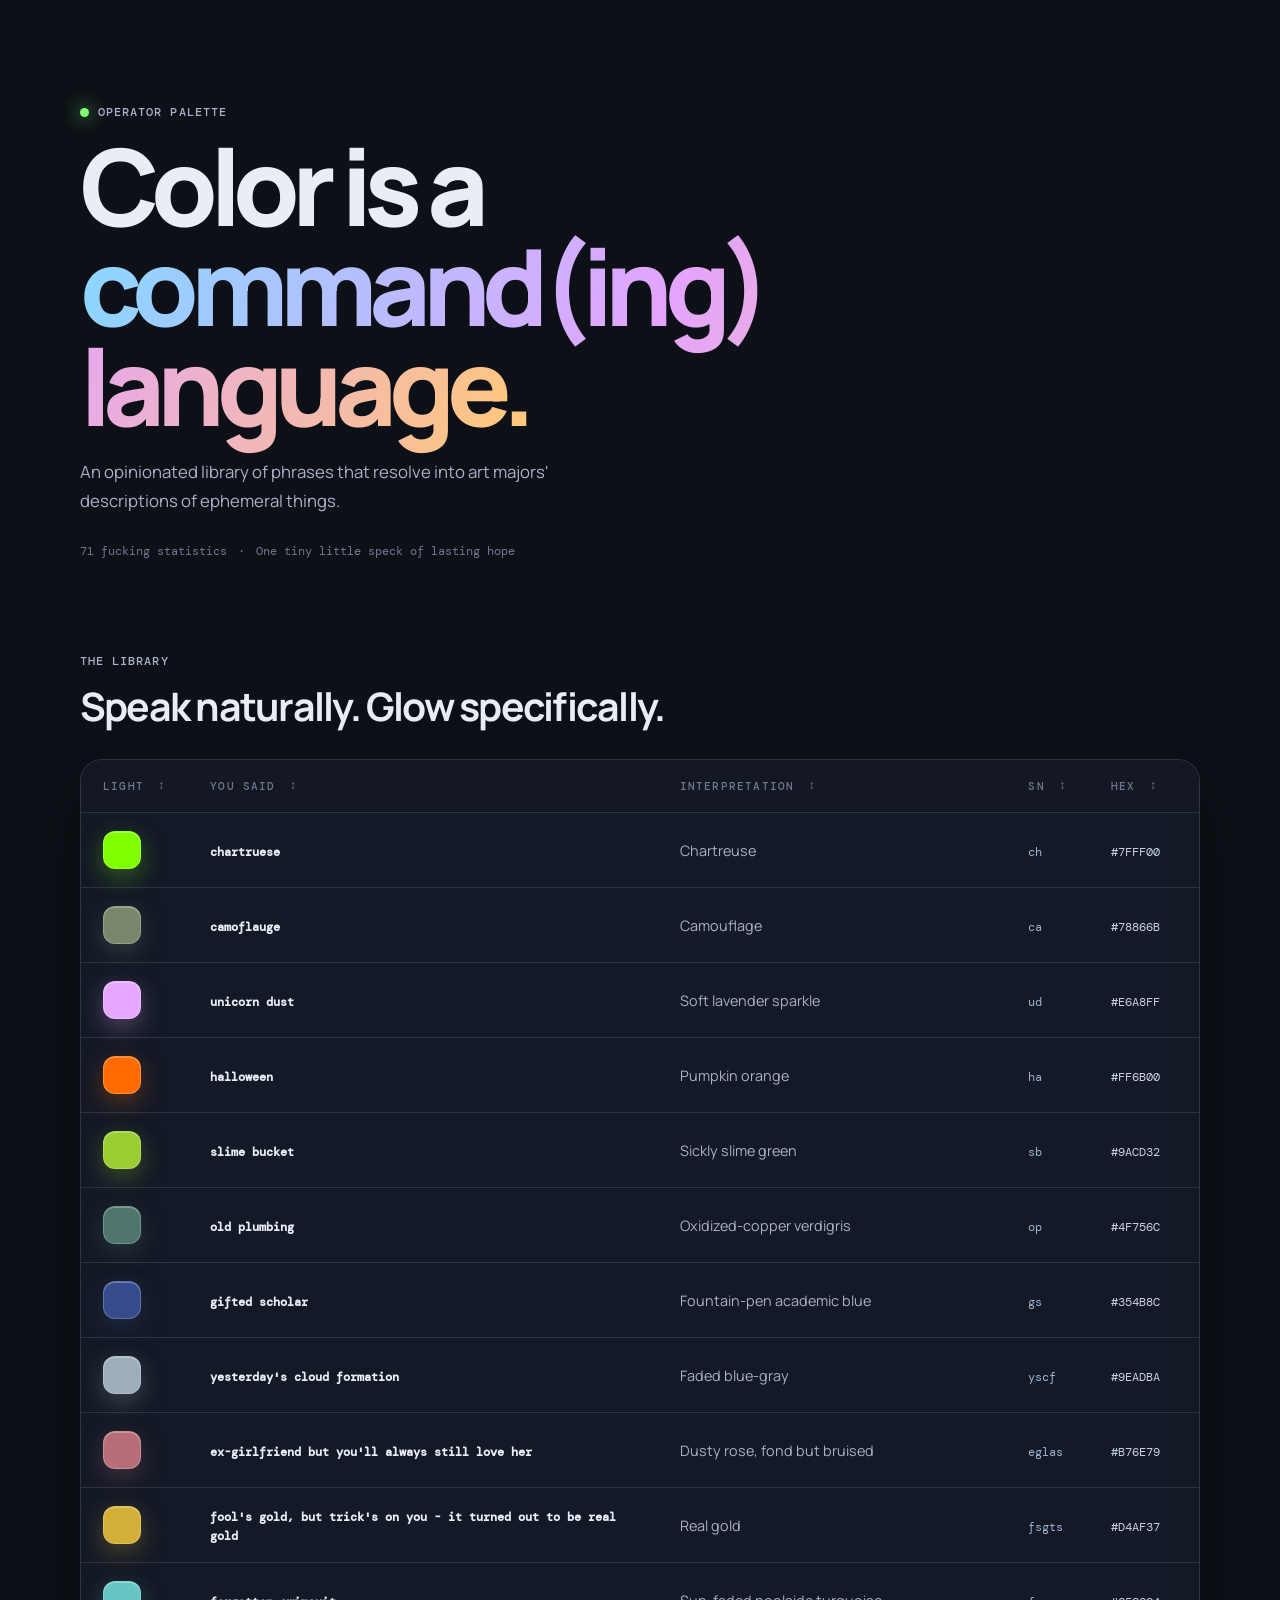
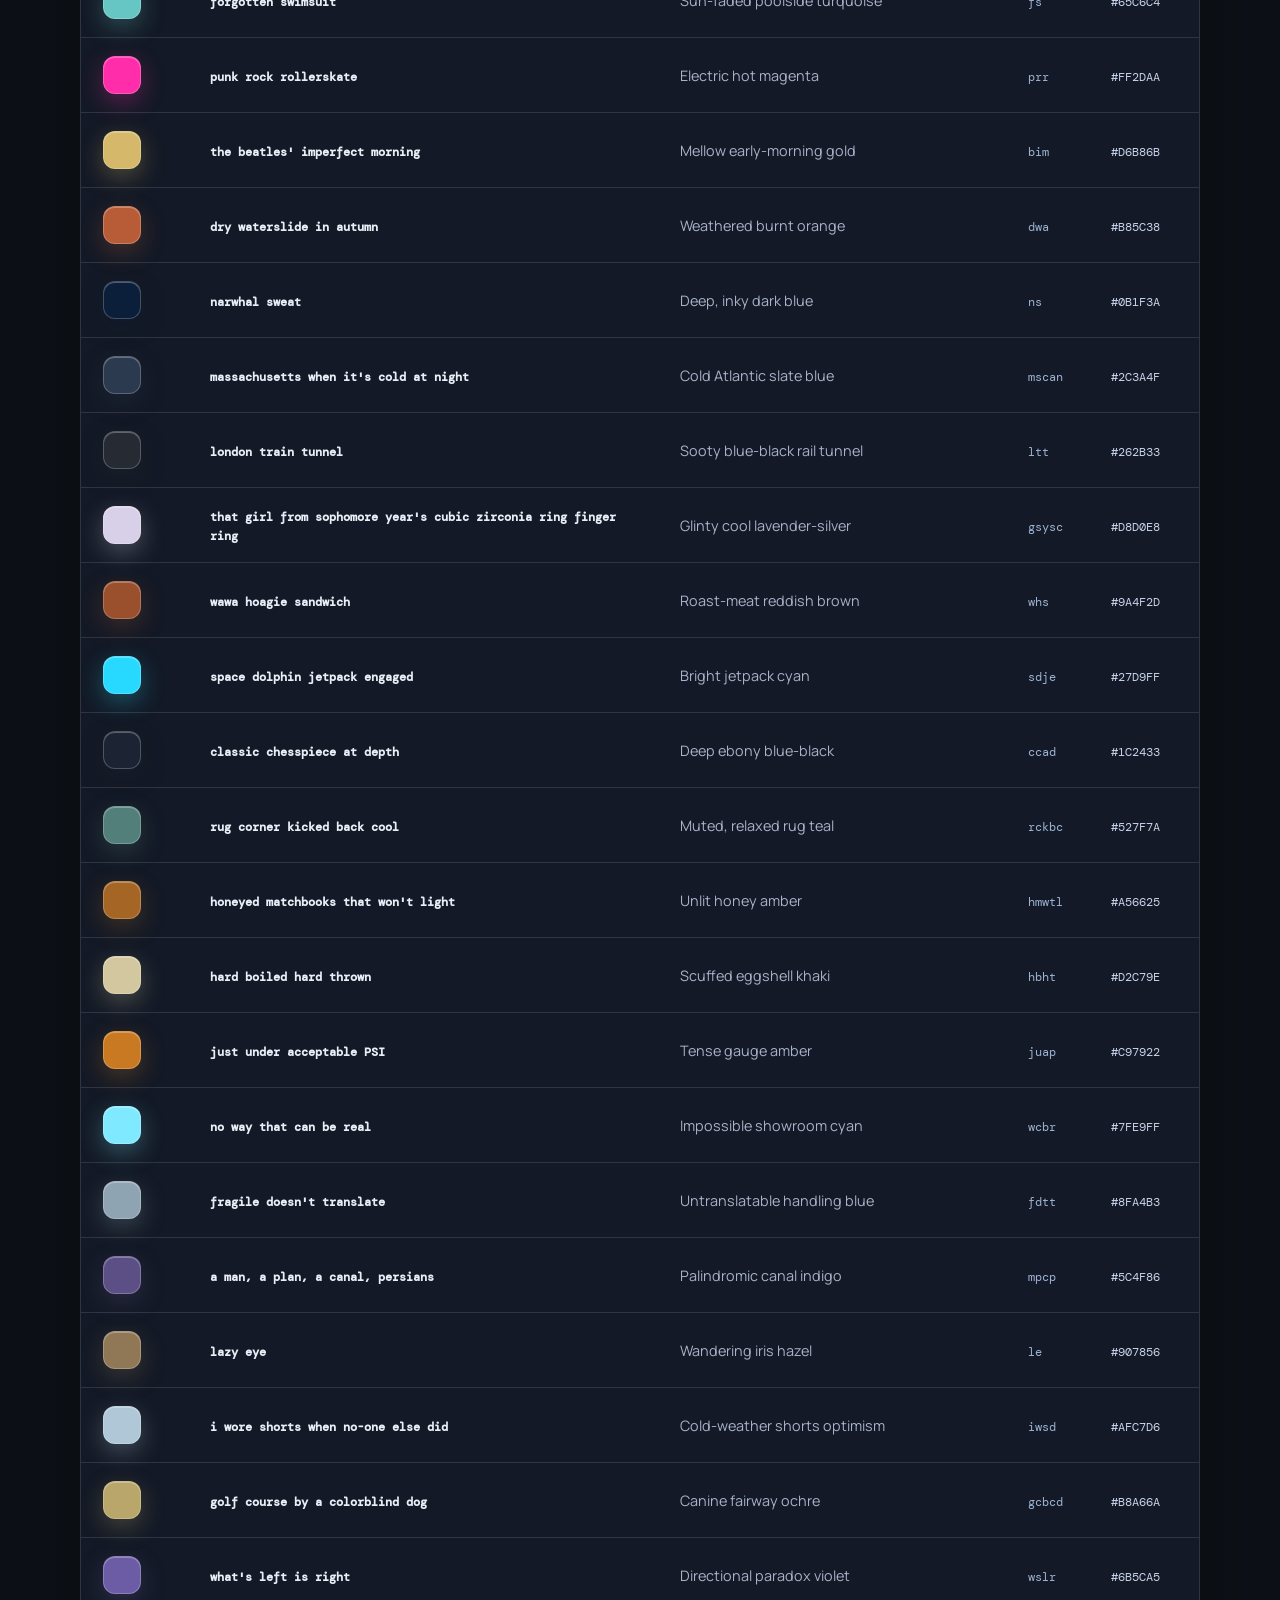
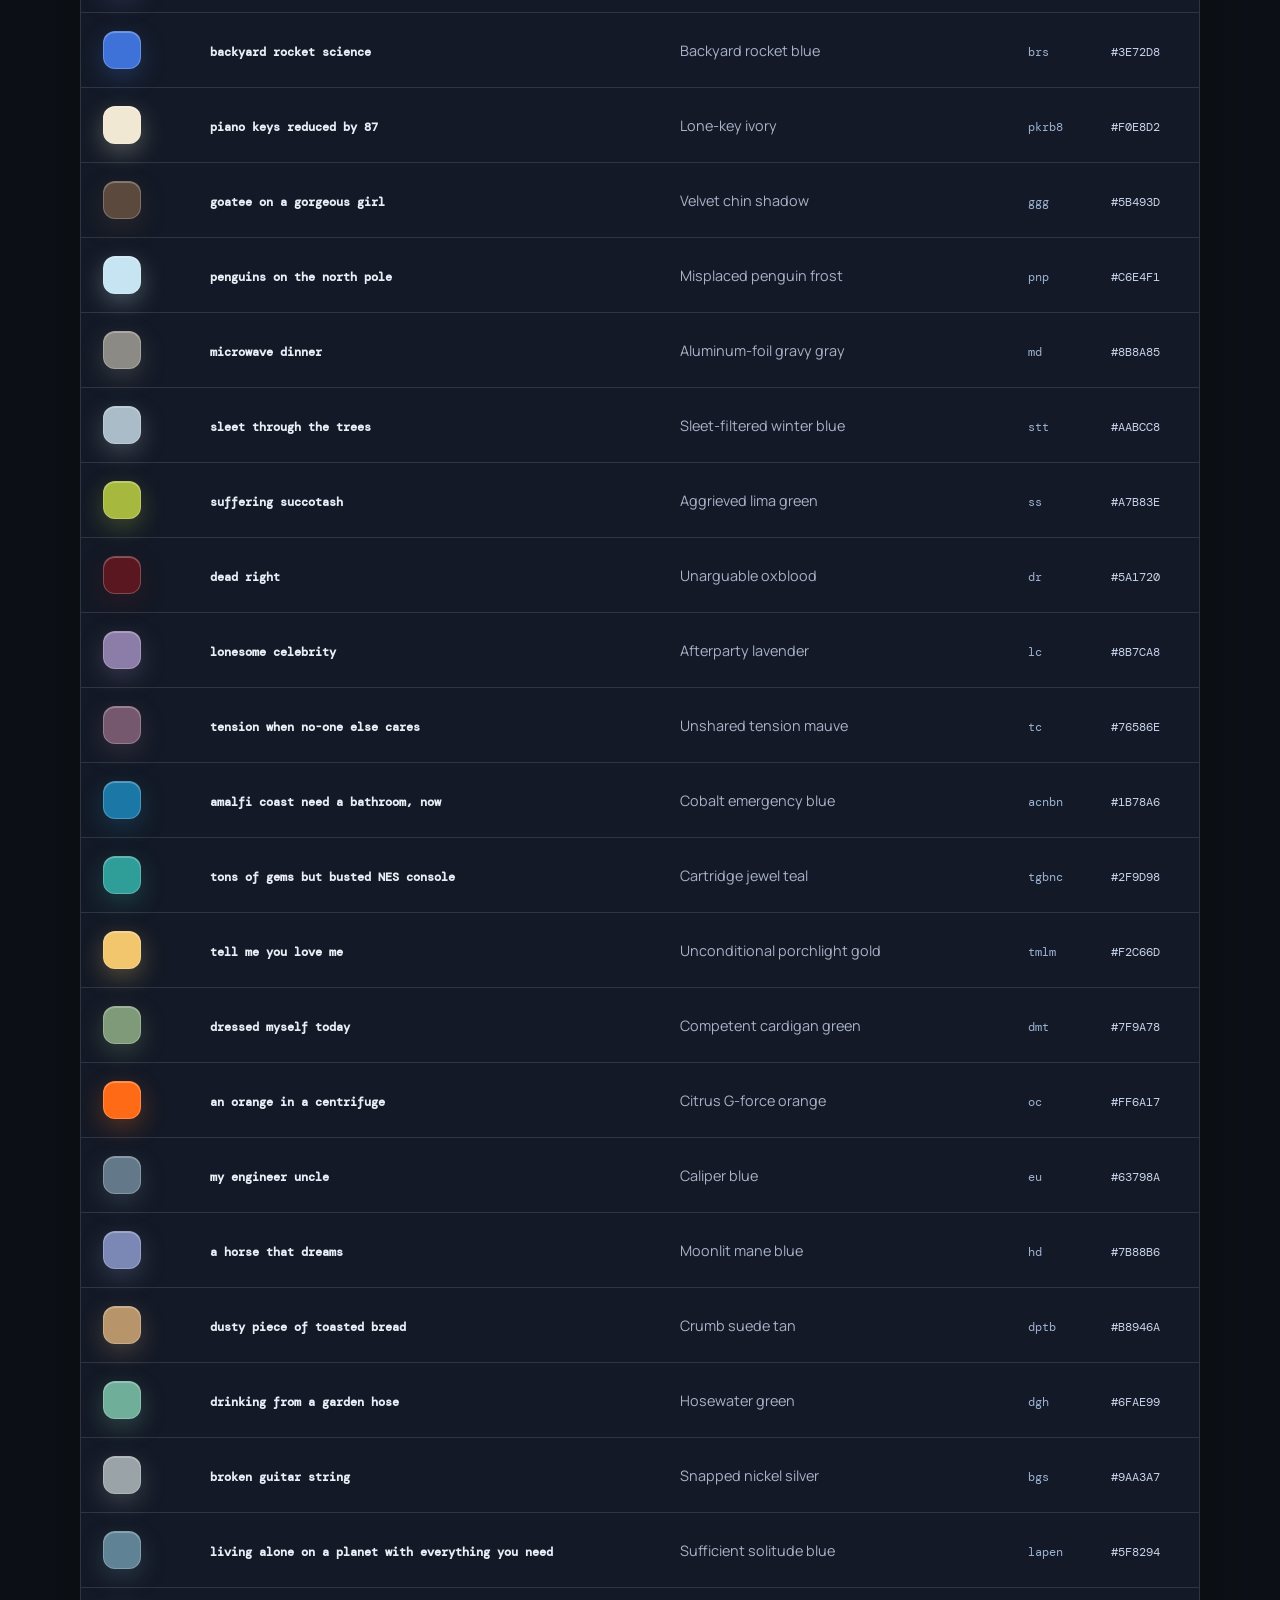
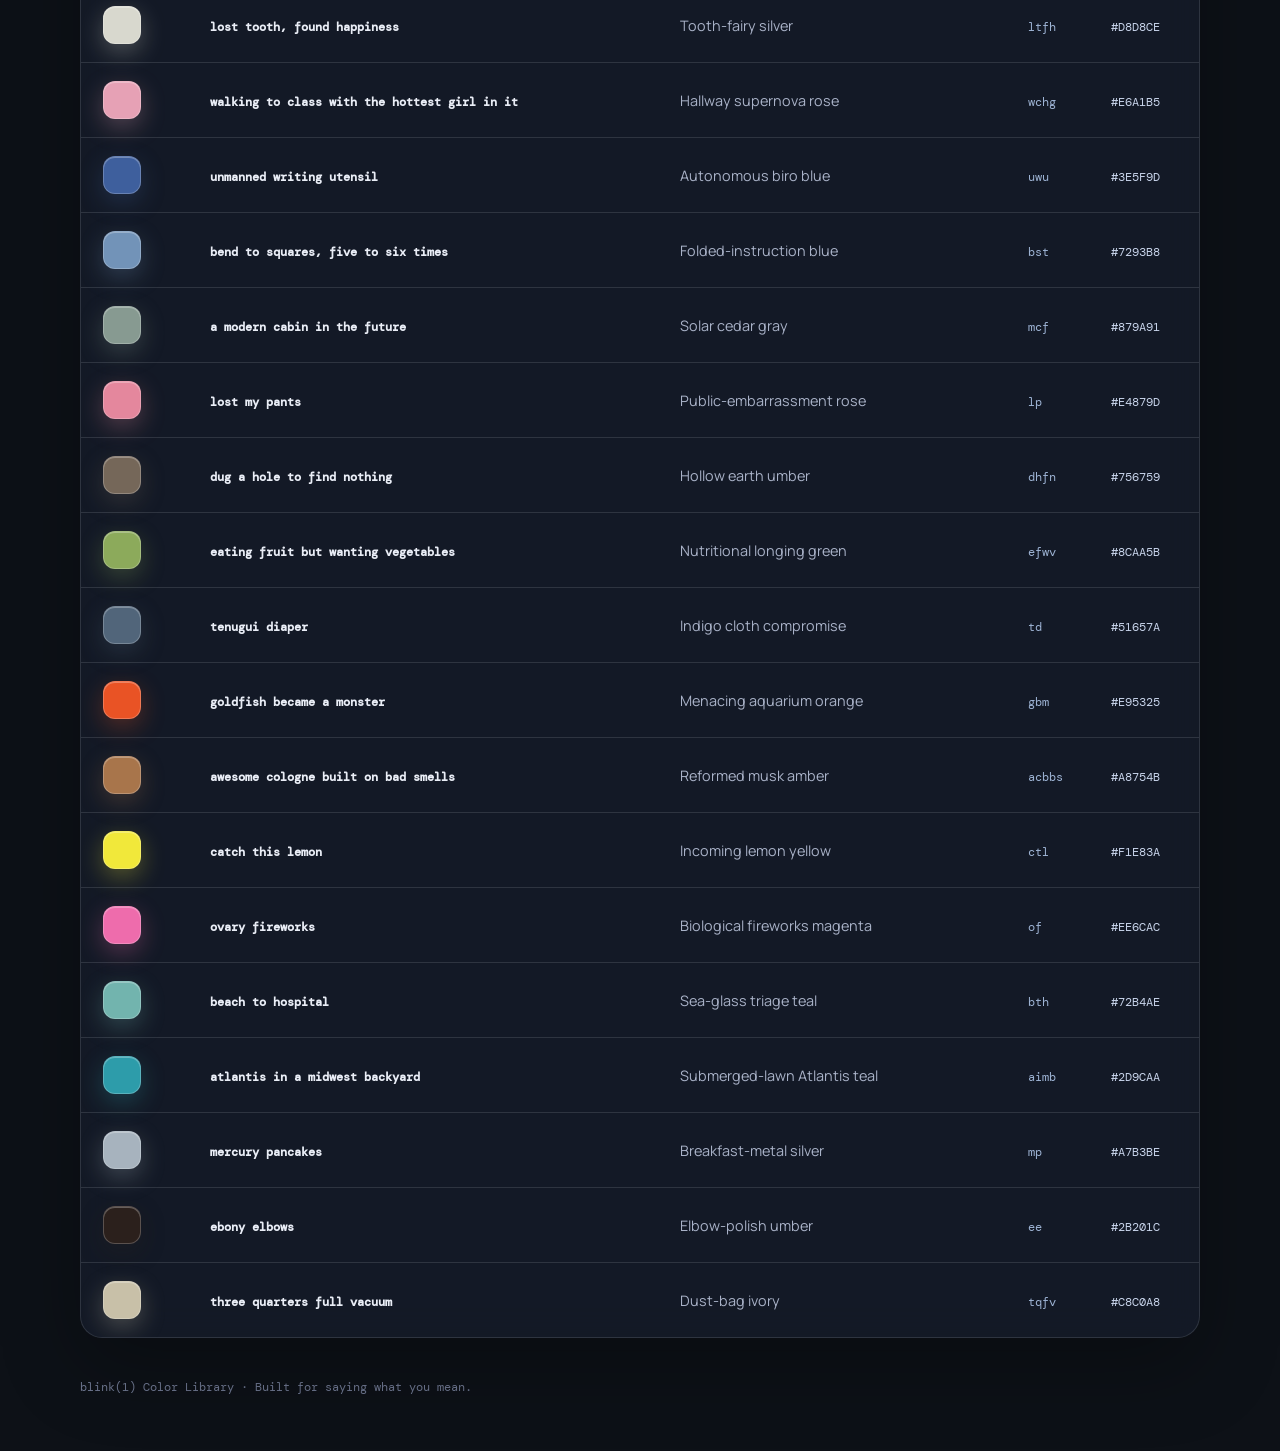
<file: color-library.html>
<!doctype html>
<html lang="en">
<head>
	<meta charset="utf-8">
	<meta name="viewport" content="width=device-width, initial-scale=1">
	<meta name="theme-color" content="#0d1117">
	<title>blink(1) Color Library</title>
	<link rel="preconnect" href="https://fonts.googleapis.com">
	<link rel="preconnect" href="https://fonts.gstatic.com" crossorigin>
	<link href="https://fonts.googleapis.com/css2?family=DM+Mono:wght@400;500&family=Manrope:wght@400;500;600;700;800&display=swap" rel="stylesheet">
	<link rel="stylesheet" href="color-library.css">
	<script src="color-library.js" defer></script>
</head>
<body>
	<main class="page-shell">
		<header class="hero">
			<p class="eyebrow"><span class="status-dot"></span>operator palette</p>
			<h1>Color is a<br><em>command(ing) language.</em></h1>
			<p class="lede">An opinionated library of phrases that resolve into art majors' descriptions of ephemeral things.</p>
			<div class="hero-meta">
				<span>71 fucking statistics</span>
				<span aria-hidden="true">·</span>
				<span>One tiny little speck of lasting hope</span>
			</div>
		</header>

		<section class="library" aria-labelledby="library-heading">
			<div class="section-heading">
				<p class="eyebrow">The library</p>
				<h2 id="library-heading">Speak naturally. Glow specifically.</h2>
			</div>

			<div class="table-wrap">
				<table>
					<thead>
						<tr>
							<th scope="col" aria-sort="none"><button class="sort-button" type="button" data-sort="color">Light <span class="sort-indicator" aria-hidden="true"></span></button></th>
							<th scope="col" aria-sort="none"><button class="sort-button" type="button" data-sort="phrase">You said <span class="sort-indicator" aria-hidden="true"></span></button></th>
							<th scope="col" aria-sort="none"><button class="sort-button" type="button" data-sort="interpretation">Interpretation <span class="sort-indicator" aria-hidden="true"></span></button></th>
							<th scope="col" aria-sort="none"><button class="sort-button" type="button" data-sort="shortname">SN <span class="sort-indicator" aria-hidden="true"></span></button></th>
							<th scope="col" aria-sort="none"><button class="sort-button" type="button" data-sort="hex">Hex <span class="sort-indicator" aria-hidden="true"></span></button></th>
						</tr>
					</thead>
					<tbody>
						<tr>
							<td><span class="swatch" style="--color: #7FFF00" aria-label="Chartreuse swatch"></span></td>
							<td><code>chartruese</code></td>
							<td>Chartreuse</td>
							<td><code>ch</code></td>
							<td><code>#7FFF00</code></td>
						</tr>
						<tr>
							<td><span class="swatch" style="--color: #78866B" aria-label="Camouflage swatch"></span></td>
							<td><code>camoflauge</code></td>
							<td>Camouflage</td>
							<td><code>ca</code></td>
							<td><code>#78866B</code></td>
						</tr>
						<tr>
							<td><span class="swatch" style="--color: #E6A8FF" aria-label="Soft lavender sparkle swatch"></span></td>
							<td><code>unicorn dust</code></td>
							<td>Soft lavender sparkle</td>
							<td><code>ud</code></td>
							<td><code>#E6A8FF</code></td>
						</tr>
						<tr>
							<td><span class="swatch" style="--color: #FF6B00" aria-label="Pumpkin orange swatch"></span></td>
							<td><code>halloween</code></td>
							<td>Pumpkin orange</td>
							<td><code>ha</code></td>
							<td><code>#FF6B00</code></td>
						</tr>
						<tr>
							<td><span class="swatch" style="--color: #9ACD32" aria-label="Sickly slime green swatch"></span></td>
							<td><code>slime bucket</code></td>
							<td>Sickly slime green</td>
							<td><code>sb</code></td>
							<td><code>#9ACD32</code></td>
						</tr>
						<tr>
							<td><span class="swatch" style="--color: #4F756C" aria-label="Oxidized-copper verdigris swatch"></span></td>
							<td><code>old plumbing</code></td>
							<td>Oxidized-copper verdigris</td>
							<td><code>op</code></td>
							<td><code>#4F756C</code></td>
						</tr>
						<tr>
							<td><span class="swatch" style="--color: #354B8C" aria-label="Fountain-pen academic blue swatch"></span></td>
							<td><code>gifted scholar</code></td>
							<td>Fountain-pen academic blue</td>
							<td><code>gs</code></td>
							<td><code>#354B8C</code></td>
						</tr>
						<tr>
							<td><span class="swatch" style="--color: #9EADBA" aria-label="Faded blue-gray swatch"></span></td>
							<td><code>yesterday's cloud formation</code></td>
							<td>Faded blue-gray</td>
							<td><code>yscf</code></td>
							<td><code>#9EADBA</code></td>
						</tr>
						<tr>
							<td><span class="swatch" style="--color: #B76E79" aria-label="Dusty rose swatch"></span></td>
							<td><code>ex-girlfriend but you'll always still love her</code></td>
							<td>Dusty rose, fond but bruised</td>
							<td><code>eglas</code></td>
							<td><code>#B76E79</code></td>
						</tr>
						<tr>
							<td><span class="swatch" style="--color: #D4AF37" aria-label="Real gold swatch"></span></td>
							<td><code>fool's gold, but trick's on you - it turned out to be real gold</code></td>
							<td>Real gold</td>
							<td><code>fsgts</code></td>
							<td><code>#D4AF37</code></td>
						</tr>
						<tr>
							<td><span class="swatch" style="--color: #65C6C4" aria-label="Sun-faded poolside turquoise swatch"></span></td>
							<td><code>forgotten swimsuit</code></td>
							<td>Sun-faded poolside turquoise</td>
							<td><code>fs</code></td>
							<td><code>#65C6C4</code></td>
						</tr>
						<tr>
							<td><span class="swatch" style="--color: #FF2DAA" aria-label="Electric hot magenta swatch"></span></td>
							<td><code>punk rock rollerskate</code></td>
							<td>Electric hot magenta</td>
							<td><code>prr</code></td>
							<td><code>#FF2DAA</code></td>
						</tr>
						<tr>
							<td><span class="swatch" style="--color: #D6B86B" aria-label="Mellow early-morning gold swatch"></span></td>
							<td><code>the beatles' imperfect morning</code></td>
							<td>Mellow early-morning gold</td>
							<td><code>bim</code></td>
							<td><code>#D6B86B</code></td>
						</tr>
						<tr>
							<td><span class="swatch" style="--color: #B85C38" aria-label="Weathered burnt orange swatch"></span></td>
							<td><code>dry waterslide in autumn</code></td>
							<td>Weathered burnt orange</td>
							<td><code>dwa</code></td>
							<td><code>#B85C38</code></td>
						</tr>
						<tr>
							<td><span class="swatch" style="--color: #0B1F3A" aria-label="Deep inky dark blue swatch"></span></td>
							<td><code>narwhal sweat</code></td>
							<td>Deep, inky dark blue</td>
							<td><code>ns</code></td>
							<td><code>#0B1F3A</code></td>
						</tr>
						<tr>
							<td><span class="swatch" style="--color: #2C3A4F" aria-label="Cold Atlantic slate blue swatch"></span></td>
							<td><code>massachusetts when it's cold at night</code></td>
							<td>Cold Atlantic slate blue</td>
							<td><code>mscan</code></td>
							<td><code>#2C3A4F</code></td>
						</tr>
						<tr>
							<td><span class="swatch" style="--color: #262B33" aria-label="Sooty blue-black rail tunnel swatch"></span></td>
							<td><code>london train tunnel</code></td>
							<td>Sooty blue-black rail tunnel</td>
							<td><code>ltt</code></td>
							<td><code>#262B33</code></td>
						</tr>
						<tr>
							<td><span class="swatch" style="--color: #D8D0E8" aria-label="Glinty cool lavender-silver swatch"></span></td>
							<td><code>that girl from sophomore year's cubic zirconia ring finger ring</code></td>
							<td>Glinty cool lavender-silver</td>
							<td><code>gsysc</code></td>
							<td><code>#D8D0E8</code></td>
						</tr>
						<tr>
							<td><span class="swatch" style="--color: #9A4F2D" aria-label="Roast-meat reddish brown swatch"></span></td>
							<td><code>wawa hoagie sandwich</code></td>
							<td>Roast-meat reddish brown</td>
							<td><code>whs</code></td>
							<td><code>#9A4F2D</code></td>
						</tr>
						<tr>
							<td><span class="swatch" style="--color: #27D9FF" aria-label="Bright jetpack cyan swatch"></span></td>
							<td><code>space dolphin jetpack engaged</code></td>
							<td>Bright jetpack cyan</td>
							<td><code>sdje</code></td>
							<td><code>#27D9FF</code></td>
						</tr>
						<tr>
							<td><span class="swatch" style="--color: #1C2433" aria-label="Deep ebony blue-black swatch"></span></td>
							<td><code>classic chesspiece at depth</code></td>
							<td>Deep ebony blue-black</td>
							<td><code>ccad</code></td>
							<td><code>#1C2433</code></td>
						</tr>
						<tr>
							<td><span class="swatch" style="--color: #527F7A" aria-label="Muted relaxed rug teal swatch"></span></td>
							<td><code>rug corner kicked back cool</code></td>
							<td>Muted, relaxed rug teal</td>
							<td><code>rckbc</code></td>
							<td><code>#527F7A</code></td>
						</tr>
						<tr>
							<td><span class="swatch" style="--color: #A56625" aria-label="Unlit honey amber swatch"></span></td>
							<td><code>honeyed matchbooks that won't light</code></td>
							<td>Unlit honey amber</td>
							<td><code>hmwtl</code></td>
							<td><code>#A56625</code></td>
						</tr>
						<tr>
							<td><span class="swatch" style="--color: #D2C79E" aria-label="Scuffed eggshell khaki swatch"></span></td>
							<td><code>hard boiled hard thrown</code></td>
							<td>Scuffed eggshell khaki</td>
							<td><code>hbht</code></td>
							<td><code>#D2C79E</code></td>
						</tr>
						<tr>
							<td><span class="swatch" style="--color: #C97922" aria-label="Tense gauge amber swatch"></span></td>
							<td><code>just under acceptable PSI</code></td>
							<td>Tense gauge amber</td>
							<td><code>juap</code></td>
							<td><code>#C97922</code></td>
						</tr>
						<tr>
							<td><span class="swatch" style="--color: #7FE9FF" aria-label="Impossible showroom cyan swatch"></span></td>
							<td><code>no way that can be real</code></td>
							<td>Impossible showroom cyan</td>
							<td><code>wcbr</code></td>
							<td><code>#7FE9FF</code></td>
						</tr>
						<tr>
							<td><span class="swatch" style="--color: #8FA4B3" aria-label="Untranslatable handling blue swatch"></span></td>
							<td><code>fragile doesn't translate</code></td>
							<td>Untranslatable handling blue</td>
							<td><code>fdtt</code></td>
							<td><code>#8FA4B3</code></td>
						</tr>
						<tr>
							<td><span class="swatch" style="--color: #5C4F86" aria-label="Palindromic canal indigo swatch"></span></td>
							<td><code>a man, a plan, a canal, persians</code></td>
							<td>Palindromic canal indigo</td>
							<td><code>mpcp</code></td>
							<td><code>#5C4F86</code></td>
						</tr>
						<tr>
							<td><span class="swatch" style="--color: #907856" aria-label="Wandering iris hazel swatch"></span></td>
							<td><code>lazy eye</code></td>
							<td>Wandering iris hazel</td>
							<td><code>le</code></td>
							<td><code>#907856</code></td>
						</tr>
						<tr>
							<td><span class="swatch" style="--color: #AFC7D6" aria-label="Cold-weather shorts optimism swatch"></span></td>
							<td><code>i wore shorts when no-one else did</code></td>
							<td>Cold-weather shorts optimism</td>
							<td><code>iwsd</code></td>
							<td><code>#AFC7D6</code></td>
						</tr>
						<tr>
							<td><span class="swatch" style="--color: #B8A66A" aria-label="Canine fairway ochre swatch"></span></td>
							<td><code>golf course by a colorblind dog</code></td>
							<td>Canine fairway ochre</td>
							<td><code>gcbcd</code></td>
							<td><code>#B8A66A</code></td>
						</tr>
						<tr>
							<td><span class="swatch" style="--color: #6B5CA5" aria-label="Directional paradox violet swatch"></span></td>
							<td><code>what's left is right</code></td>
							<td>Directional paradox violet</td>
							<td><code>wslr</code></td>
							<td><code>#6B5CA5</code></td>
						</tr>
						<tr>
							<td><span class="swatch" style="--color: #3E72D8" aria-label="Backyard rocket blue swatch"></span></td>
							<td><code>backyard rocket science</code></td>
							<td>Backyard rocket blue</td>
							<td><code>brs</code></td>
							<td><code>#3E72D8</code></td>
						</tr>
						<tr>
							<td><span class="swatch" style="--color: #F0E8D2" aria-label="Lone-key ivory swatch"></span></td>
							<td><code>piano keys reduced by 87</code></td>
							<td>Lone-key ivory</td>
							<td><code>pkrb8</code></td>
							<td><code>#F0E8D2</code></td>
						</tr>
						<tr>
							<td><span class="swatch" style="--color: #5B493D" aria-label="Velvet chin shadow swatch"></span></td>
							<td><code>goatee on a gorgeous girl</code></td>
							<td>Velvet chin shadow</td>
							<td><code>ggg</code></td>
							<td><code>#5B493D</code></td>
						</tr>
						<tr>
							<td><span class="swatch" style="--color: #C6E4F1" aria-label="Misplaced penguin frost swatch"></span></td>
							<td><code>penguins on the north pole</code></td>
							<td>Misplaced penguin frost</td>
							<td><code>pnp</code></td>
							<td><code>#C6E4F1</code></td>
						</tr>
						<tr>
							<td><span class="swatch" style="--color: #8B8A85" aria-label="Aluminum-foil gravy gray swatch"></span></td>
							<td><code>microwave dinner</code></td>
							<td>Aluminum-foil gravy gray</td>
							<td><code>md</code></td>
							<td><code>#8B8A85</code></td>
						</tr>
						<tr>
							<td><span class="swatch" style="--color: #AABCC8" aria-label="Sleet-filtered winter blue swatch"></span></td>
							<td><code>sleet through the trees</code></td>
							<td>Sleet-filtered winter blue</td>
							<td><code>stt</code></td>
							<td><code>#AABCC8</code></td>
						</tr>
						<tr>
							<td><span class="swatch" style="--color: #A7B83E" aria-label="Aggrieved lima green swatch"></span></td>
							<td><code>suffering succotash</code></td>
							<td>Aggrieved lima green</td>
							<td><code>ss</code></td>
							<td><code>#A7B83E</code></td>
						</tr>
						<tr>
							<td><span class="swatch" style="--color: #5A1720" aria-label="Unarguable oxblood swatch"></span></td>
							<td><code>dead right</code></td>
							<td>Unarguable oxblood</td>
							<td><code>dr</code></td>
							<td><code>#5A1720</code></td>
						</tr>
						<tr>
							<td><span class="swatch" style="--color: #8B7CA8" aria-label="Afterparty lavender swatch"></span></td>
							<td><code>lonesome celebrity</code></td>
							<td>Afterparty lavender</td>
							<td><code>lc</code></td>
							<td><code>#8B7CA8</code></td>
						</tr>
						<tr>
							<td><span class="swatch" style="--color: #76586E" aria-label="Unshared tension mauve swatch"></span></td>
							<td><code>tension when no-one else cares</code></td>
							<td>Unshared tension mauve</td>
							<td><code>tc</code></td>
							<td><code>#76586E</code></td>
						</tr>
						<tr>
							<td><span class="swatch" style="--color: #1B78A6" aria-label="Cobalt emergency blue swatch"></span></td>
							<td><code>amalfi coast need a bathroom, now</code></td>
							<td>Cobalt emergency blue</td>
							<td><code>acnbn</code></td>
							<td><code>#1B78A6</code></td>
						</tr>
						<tr>
							<td><span class="swatch" style="--color: #2F9D98" aria-label="Cartridge jewel teal swatch"></span></td>
							<td><code>tons of gems but busted NES console</code></td>
							<td>Cartridge jewel teal</td>
							<td><code>tgbnc</code></td>
							<td><code>#2F9D98</code></td>
						</tr>
						<tr>
							<td><span class="swatch" style="--color: #F2C66D" aria-label="Unconditional porchlight gold swatch"></span></td>
							<td><code>tell me you love me</code></td>
							<td>Unconditional porchlight gold</td>
							<td><code>tmlm</code></td>
							<td><code>#F2C66D</code></td>
						</tr>
						<tr>
							<td><span class="swatch" style="--color: #7F9A78" aria-label="Competent cardigan green swatch"></span></td>
							<td><code>dressed myself today</code></td>
							<td>Competent cardigan green</td>
							<td><code>dmt</code></td>
							<td><code>#7F9A78</code></td>
						</tr>
						<tr>
							<td><span class="swatch" style="--color: #FF6A17" aria-label="Citrus G-force orange swatch"></span></td>
							<td><code>an orange in a centrifuge</code></td>
							<td>Citrus G-force orange</td>
							<td><code>oc</code></td>
							<td><code>#FF6A17</code></td>
						</tr>
						<tr>
							<td><span class="swatch" style="--color: #63798A" aria-label="Caliper blue swatch"></span></td>
							<td><code>my engineer uncle</code></td>
							<td>Caliper blue</td>
							<td><code>eu</code></td>
							<td><code>#63798A</code></td>
						</tr>
						<tr>
							<td><span class="swatch" style="--color: #7B88B6" aria-label="Moonlit mane blue swatch"></span></td>
							<td><code>a horse that dreams</code></td>
							<td>Moonlit mane blue</td>
							<td><code>hd</code></td>
							<td><code>#7B88B6</code></td>
						</tr>
						<tr>
							<td><span class="swatch" style="--color: #B8946A" aria-label="Crumb suede tan swatch"></span></td>
							<td><code>dusty piece of toasted bread</code></td>
							<td>Crumb suede tan</td>
							<td><code>dptb</code></td>
							<td><code>#B8946A</code></td>
						</tr>
						<tr>
							<td><span class="swatch" style="--color: #6FAE99" aria-label="Hosewater green swatch"></span></td>
							<td><code>drinking from a garden hose</code></td>
							<td>Hosewater green</td>
							<td><code>dgh</code></td>
							<td><code>#6FAE99</code></td>
						</tr>
						<tr>
							<td><span class="swatch" style="--color: #9AA3A7" aria-label="Snapped nickel silver swatch"></span></td>
							<td><code>broken guitar string</code></td>
							<td>Snapped nickel silver</td>
							<td><code>bgs</code></td>
							<td><code>#9AA3A7</code></td>
						</tr>
						<tr>
							<td><span class="swatch" style="--color: #5F8294" aria-label="Sufficient solitude blue swatch"></span></td>
							<td><code>living alone on a planet with everything you need</code></td>
							<td>Sufficient solitude blue</td>
							<td><code>lapen</code></td>
							<td><code>#5F8294</code></td>
						</tr>
						<tr>
							<td><span class="swatch" style="--color: #D8D8CE" aria-label="Tooth-fairy silver swatch"></span></td>
							<td><code>lost tooth, found happiness</code></td>
							<td>Tooth-fairy silver</td>
							<td><code>ltfh</code></td>
							<td><code>#D8D8CE</code></td>
						</tr>
						<tr>
							<td><span class="swatch" style="--color: #E6A1B5" aria-label="Hallway supernova rose swatch"></span></td>
							<td><code>walking to class with the hottest girl in it</code></td>
							<td>Hallway supernova rose</td>
							<td><code>wchg</code></td>
							<td><code>#E6A1B5</code></td>
						</tr>
						<tr>
							<td><span class="swatch" style="--color: #3E5F9D" aria-label="Autonomous biro blue swatch"></span></td>
							<td><code>unmanned writing utensil</code></td>
							<td>Autonomous biro blue</td>
							<td><code>uwu</code></td>
							<td><code>#3E5F9D</code></td>
						</tr>
						<tr>
							<td><span class="swatch" style="--color: #7293B8" aria-label="Folded-instruction blue swatch"></span></td>
							<td><code>bend to squares, five to six times</code></td>
							<td>Folded-instruction blue</td>
							<td><code>bst</code></td>
							<td><code>#7293B8</code></td>
						</tr>
						<tr>
							<td><span class="swatch" style="--color: #879A91" aria-label="Solar cedar gray swatch"></span></td>
							<td><code>a modern cabin in the future</code></td>
							<td>Solar cedar gray</td>
							<td><code>mcf</code></td>
							<td><code>#879A91</code></td>
						</tr>
						<tr>
							<td><span class="swatch" style="--color: #E4879D" aria-label="Public-embarrassment rose swatch"></span></td>
							<td><code>lost my pants</code></td>
							<td>Public-embarrassment rose</td>
							<td><code>lp</code></td>
							<td><code>#E4879D</code></td>
						</tr>
						<tr>
							<td><span class="swatch" style="--color: #756759" aria-label="Hollow earth umber swatch"></span></td>
							<td><code>dug a hole to find nothing</code></td>
							<td>Hollow earth umber</td>
							<td><code>dhfn</code></td>
							<td><code>#756759</code></td>
						</tr>
						<tr>
							<td><span class="swatch" style="--color: #8CAA5B" aria-label="Nutritional longing green swatch"></span></td>
							<td><code>eating fruit but wanting vegetables</code></td>
							<td>Nutritional longing green</td>
							<td><code>efwv</code></td>
							<td><code>#8CAA5B</code></td>
						</tr>
						<tr>
							<td><span class="swatch" style="--color: #51657A" aria-label="Indigo cloth compromise swatch"></span></td>
							<td><code>tenugui diaper</code></td>
							<td>Indigo cloth compromise</td>
							<td><code>td</code></td>
							<td><code>#51657A</code></td>
						</tr>
						<tr>
							<td><span class="swatch" style="--color: #E95325" aria-label="Menacing aquarium orange swatch"></span></td>
							<td><code>goldfish became a monster</code></td>
							<td>Menacing aquarium orange</td>
							<td><code>gbm</code></td>
							<td><code>#E95325</code></td>
						</tr>
						<tr>
							<td><span class="swatch" style="--color: #A8754B" aria-label="Reformed musk amber swatch"></span></td>
							<td><code>awesome cologne built on bad smells</code></td>
							<td>Reformed musk amber</td>
							<td><code>acbbs</code></td>
							<td><code>#A8754B</code></td>
						</tr>
						<tr>
							<td><span class="swatch" style="--color: #F1E83A" aria-label="Incoming lemon yellow swatch"></span></td>
							<td><code>catch this lemon</code></td>
							<td>Incoming lemon yellow</td>
							<td><code>ctl</code></td>
							<td><code>#F1E83A</code></td>
						</tr>
						<tr>
							<td><span class="swatch" style="--color: #EE6CAC" aria-label="Biological fireworks magenta swatch"></span></td>
							<td><code>ovary fireworks</code></td>
							<td>Biological fireworks magenta</td>
							<td><code>of</code></td>
							<td><code>#EE6CAC</code></td>
						</tr>
						<tr>
							<td><span class="swatch" style="--color: #72B4AE" aria-label="Sea-glass triage teal swatch"></span></td>
							<td><code>beach to hospital</code></td>
							<td>Sea-glass triage teal</td>
							<td><code>bth</code></td>
							<td><code>#72B4AE</code></td>
						</tr>
						<tr>
							<td><span class="swatch" style="--color: #2D9CAA" aria-label="Submerged-lawn Atlantis teal swatch"></span></td>
							<td><code>atlantis in a midwest backyard</code></td>
							<td>Submerged-lawn Atlantis teal</td>
							<td><code>aimb</code></td>
							<td><code>#2D9CAA</code></td>
						</tr>
						<tr>
							<td><span class="swatch" style="--color: #A7B3BE" aria-label="Breakfast-metal silver swatch"></span></td>
							<td><code>mercury pancakes</code></td>
							<td>Breakfast-metal silver</td>
							<td><code>mp</code></td>
							<td><code>#A7B3BE</code></td>
						</tr>
						<tr>
							<td><span class="swatch" style="--color: #2B201C" aria-label="Elbow-polish umber swatch"></span></td>
							<td><code>ebony elbows</code></td>
							<td>Elbow-polish umber</td>
							<td><code>ee</code></td>
							<td><code>#2B201C</code></td>
						</tr>
						<tr>
							<td><span class="swatch" style="--color: #C8C0A8" aria-label="Dust-bag ivory swatch"></span></td>
							<td><code>three quarters full vacuum</code></td>
							<td>Dust-bag ivory</td>
							<td><code>tqfv</code></td>
							<td><code>#C8C0A8</code></td>
						</tr>
					</tbody>
				</table>
			</div>
		</section>

		<footer>
			<p>blink(1) Color Library <span aria-hidden="true">·</span> Built for saying what you mean.</p>
		</footer>
	</main>
</body>
</html>
</file>
<file: color-library.css>
:root {
	color-scheme: dark;
	--ink: #e9edf6;
	--muted: #a9b2c8;
	--faint: #6f7891;
	--line: rgba(235, 241, 255, 0.12);
	--panel: rgba(23, 29, 43, 0.78);
	--background: #0d1117;
}

* {
	box-sizing: border-box;
}

html {
	background: var(--background);
}

body {
	min-width: 320px;
	margin: 0;
	background: var(--background);
	color: var(--ink);
	font-family: "Manrope", system-ui, sans-serif;
}

body::before {
	position: fixed;
	inset: 0;
	z-index: -1;
	background:
		radial-gradient(circle at 18% 0%, rgba(102, 164, 255, 0.14), transparent 28rem),
		radial-gradient(circle at 84% 17%, rgba(219, 126, 255, 0.1), transparent 24rem),
		linear-gradient(rgba(255, 255, 255, 0.025) 1px, transparent 1px),
		linear-gradient(90deg, rgba(255, 255, 255, 0.025) 1px, transparent 1px),
		var(--background);
	background-size:
		auto,
		auto,
		34px 34px,
		34px 34px,
		auto;
	content: "";
	mask-image: linear-gradient(to bottom, black, transparent 70%);
}

body::after {
	position: fixed;
	inset: 0;
	z-index: 0;
	pointer-events: none;
	background-color: var(--selected-color, transparent);
	content: "";
	opacity: 0;
	transition: background-color 700ms ease, opacity 450ms ease;
}

body.backdrop-full::after {
	opacity: 1;
}

body.backdrop-muted::after {
	mix-blend-mode: screen;
	opacity: 0.24;
}

.page-shell {
	position: relative;
	z-index: 1;
	width: min(1120px, calc(100% - 40px));
	margin: 0 auto;
	padding: 72px 0 48px;
}

.hero {
	position: relative;
	max-width: 760px;
	padding: 32px 0 94px;
}

.hero > :not(.hero-wave) {
	position: relative;
	z-index: 1;
}

.hero-wave {
	position: absolute;
	top: -72px;
	left: calc((100vw - min(1120px, calc(100vw - 40px))) / -2);
	z-index: 0;
	width: 100vw;
	height: calc(100% + 72px);
	contain: paint;
	overflow: hidden;
	-webkit-mask-image: linear-gradient(to bottom, black 48%, transparent 100%);
	mask-image: linear-gradient(to bottom, black 48%, transparent 100%);
	pointer-events: none;
}

.hero-wave::after {
	content: none;
}

.hero-wave-svg {
	width: 100%;
	height: 100%;
	opacity: 0;
	mix-blend-mode: screen;
	transform: translate3d(-1vw, -0.8%, 0);
	transform-origin: center left;
	will-change: opacity, transform;
}

.hero-sparks {
	transform-box: fill-box;
	transform-origin: center;
}

.hero-wave defs path {
	stroke: white;
	stroke-width: 2px;
}

.eyebrow {
	display: flex;
	gap: 9px;
	align-items: center;
	margin: 0 0 16px;
	color: var(--muted);
	font-family: "DM Mono", monospace;
	font-size: 0.73rem;
	font-weight: 500;
	letter-spacing: 0.09em;
	text-transform: uppercase;
}

.status-dot {
	width: 9px;
	height: 9px;
	border-radius: 50%;
	background: #80ff73;
	box-shadow: 0 0 18px #80ff73;
}

h1,
h2,
p {
	margin-top: 0;
}

h1 {
	max-width: 720px;
	margin-bottom: 22px;
	font-size: clamp(3rem, 9vw, 6.65rem);
	font-weight: 800;
	letter-spacing: -0.075em;
	line-height: 0.94;
}

h1 em {
	background: linear-gradient(112deg, #88d8ff, #e3a4ff 52%, #ffc976);
	background-clip: text;
	color: transparent;
	font-style: normal;
}

.lede {
	max-width: 530px;
	margin-bottom: 28px;
	color: var(--muted);
	font-size: 1.05rem;
	line-height: 1.7;
}

.hero-meta {
	display: flex;
	gap: 11px;
	color: var(--faint);
	font-family: "DM Mono", monospace;
	font-size: 0.78rem;
}

.section-heading {
	margin-bottom: 26px;
}

.section-heading .eyebrow {
	margin-bottom: 10px;
}

h2 {
	margin-bottom: 0;
	font-size: clamp(1.65rem, 4vw, 2.45rem);
	letter-spacing: -0.045em;
}

.table-wrap {
	overflow: clip;
	border: 1px solid var(--line);
	border-radius: 22px;
	background: var(--panel);
	box-shadow: 0 28px 80px rgba(0, 0, 0, 0.28);
	backdrop-filter: blur(16px);
}

.swatch-grid {
	display: grid;
	grid-template-columns: repeat(auto-fill, minmax(190px, 1fr));
	gap: 12px;
	padding-block: clamp(24px, 5vw, 64px);
}

.swatch-grid[hidden] {
	display: none;
}

.color-field {
	display: grid;
	place-items: center;
	min-height: min(64svh, 660px);
	padding: clamp(28px, 5vw, 64px);
	user-select: none;
}

.color-field[hidden] {
	display: none;
}

.field-grid {
	--field-gap: clamp(12px, 1.5vw, 18px);
	--field-dot-size: clamp(56px, 7vw, 84px);
	display: flex;
	flex-direction: column;
	gap: var(--field-gap);
	isolation: isolate;
}

.field-row {
	display: flex;
	justify-content: center;
	gap: var(--field-gap);
}

.field-dot {
	width: var(--field-dot-size);
	height: var(--field-dot-size);
	border: 0;
	border-radius: 50%;
	background: var(--color);
	box-shadow: 0 10px 28px color-mix(in srgb, var(--color), transparent 72%);
	cursor: pointer;
	mix-blend-mode: multiply;
	transform: translate3d(var(--field-x, 0px), var(--field-y, 0px), 0) scale(var(--field-scale, 1));
	transition: transform 260ms cubic-bezier(0.2, 1.45, 0.34, 1), box-shadow 200ms ease;
	will-change: transform;
}

.field-dot:hover,
.field-dot:focus-visible {
	z-index: 1;
	--field-scale: 1.3;
	box-shadow: 0 0 34px color-mix(in srgb, var(--color), transparent 35%);
}

.field-dot[data-pulled="true"] {
	z-index: 2;
	--field-scale: 2;
	transition-duration: 420ms, 200ms;
	transition-timing-function: cubic-bezier(0.16, 1.8, 0.28, 1), ease;
}

.field-dot:focus-visible {
	outline: 3px solid var(--ink);
	outline-offset: 3px;
}

.field-dot.is-returning {
	transition-timing-function: cubic-bezier(0.22, 1.6, 0.36, 1);
	transition-duration: 1000ms;
}

.field-dot.is-bursting {
	transition: box-shadow 160ms ease;
}

.swatch-card {
	position: relative;
	--swatch-breath-y: 0px;
	--swatch-breath-duration: 360ms;
	--swatch-hover-y: 0px;
	--swatch-hover-rotate: 0deg;
	min-height: 210px;
	overflow: hidden;
	border: 1px solid color-mix(in srgb, var(--color), white 24%);
	border-radius: 18px;
	padding: 18px;
	color: var(--card-ink);
	background: var(--color);
	box-shadow: inset 0 1px rgba(255, 255, 255, 0.3), 0 14px 26px color-mix(in srgb, var(--color), transparent 70%);
	font: inherit;
	text-align: left;
	cursor: pointer;
	transform: translate3d(0, calc(var(--swatch-breath-y) + var(--swatch-hover-y)), 0) rotate(var(--swatch-hover-rotate));
	transition: transform var(--swatch-breath-duration) cubic-bezier(0.22, 1, 0.36, 1), box-shadow 180ms ease;
	will-change: transform;
}

.swatch-card::after {
	position: absolute;
	inset: auto -20% -40% 28%;
	width: 150px;
	height: 150px;
	border-radius: 50%;
	background: rgba(255, 255, 255, 0.16);
	content: "";
	transform: rotate(-18deg);
}

.swatch-card:hover,
.swatch-card:focus-visible {
	z-index: 1;
	box-shadow: inset 0 1px rgba(255, 255, 255, 0.3), 0 20px 34px color-mix(in srgb, var(--color), transparent 55%);
	--swatch-hover-y: -5px;
	--swatch-hover-rotate: -0.5deg;
}

.swatch-card:focus-visible {
	outline: 3px solid var(--ink);
	outline-offset: 3px;
}

.swatch-card__shortname,
.swatch-card__hex,
.swatch-card__phrase,
.swatch-card__interpretation {
	position: relative;
	z-index: 1;
	display: block;
}

.swatch-card__shortname,
.swatch-card__hex {
	font-family: "DM Mono", monospace;
	font-size: 0.68rem;
	font-weight: 500;
	letter-spacing: 0.08em;
	text-transform: uppercase;
}

.swatch-card__hex {
	margin-top: 4px;
	opacity: 0.78;
}

.swatch-card__phrase {
	margin-top: 42px;
	font-family: "DM Mono", monospace;
	font-size: 0.85rem;
	font-weight: 500;
	line-height: 1.38;
}

.swatch-card__interpretation {
	margin-top: 10px;
	font-size: 0.76rem;
	line-height: 1.35;
	opacity: 0.78;
}

.view-toggle {
	position: fixed;
	bottom: 11svh;
	left: 50%;
	z-index: 12;
	display: flex;
	box-sizing: border-box;
	width: clamp(20rem, 50vw, 26rem);
	height: 5rem;
	max-width: calc(100vw - 28px);
	padding: 5px;
	border: 1px solid var(--line);
	border-radius: 999px;
	background: rgba(23, 29, 43, 0.72);
	box-shadow: 0 14px 30px rgba(0, 0, 0, 0.18);
	backdrop-filter: blur(16px);
	opacity: 0;
	pointer-events: none;
	transform: translateX(-50%) translateY(22px) scale(0.3);
	transform-origin: center;
	transition:
		bottom 700ms cubic-bezier(0.06, 0.58, 0.3, 1),
		width 400ms cubic-bezier(0.06, 0.58, 0.3, 1),
		height 400ms cubic-bezier(0.06, 0.58, 0.3, 1),
		opacity 260ms ease,
		box-shadow 220ms ease,
		background-color 220ms ease,
		transform 360ms cubic-bezier(0.22, 1, 0.36, 1);
	will-change: width, height, bottom, opacity, transform;
}

.view-toggle.is-visible {
	opacity: 1;
	pointer-events: auto;
	transform: translateX(-50%);
}

.view-toggle.is-popping {
	animation: view-toggle-pop 240ms cubic-bezier(0.16, 1.4, 0.32, 1) both;
}

.view-toggle.is-hiding {
	animation: view-toggle-fade-out 260ms ease both;
}

.view-toggle.is-expanded {
	bottom: 50%;
	width: clamp(20rem, 75vw, 90rem);
	height: clamp(10rem, 14vw, 15rem);
	transform: translateX(-50%) translateY(50%);
	animation: none;
}

@keyframes view-toggle-pop {
	0% {
		opacity: 0;
		transform: translateX(-50%) translateY(22px) scale(0.3);
	}

	58% {
		opacity: 1;
		transform: translateX(-50%) translateY(-4px) scale(1.525);
	}

	100% {
		opacity: 1;
		transform: translateX(-50%) translateY(0) scale(1);
	}
}

@keyframes view-toggle-fade-out {
	0% {
		opacity: 1;
		transform: translateX(-50%) translateY(0) scale(1);
	}

	100% {
		opacity: 0;
		transform: translateX(-50%) translateY(22px) scale(0.3);
	}
}

.view-toggle-button {
	flex: 1;
	height: 100%;
	border: 0;
	border-radius: 999px;
	padding: 0 20px;
	color: var(--muted);
	background: transparent;
	font-family: "DM Mono", monospace;
	font-size: clamp(0.82rem, 1.1vw, 1rem);
	letter-spacing: 0.06em;
	cursor: pointer;
	transition:
		color 180ms ease,
		background-color 180ms ease,
		box-shadow 180ms ease,
		font-size 400ms cubic-bezier(0.06, 0.58, 0.3, 1);
}

.view-toggle.is-expanded .view-toggle-button {
	font-size: clamp(1.35rem, 3.5vw, 2.65rem);
}

.view-toggle-button:hover,
.view-toggle-button:focus-visible {
	color: var(--ink);
}

.view-toggle-button:focus-visible {
	outline: 2px solid #9eb4d5;
	outline-offset: 2px;
}

.view-toggle-button.is-active {
	color: #111722;
	background: var(--ink);
	box-shadow: 0 3px 10px rgba(0, 0, 0, 0.24);
}

.library-endcap {
	min-height: 78svh;
}

@media (prefers-reduced-motion: reduce) {
	.view-toggle {
		animation: none;
		transform: translateX(-50%);
		transition: none;
	}

	.view-toggle.is-expanded {
		transform: translateX(-50%) translateY(50%);
	}
}

table {
	width: 100%;
	min-width: 780px;
	border-collapse: collapse;
}

th,
td {
	padding: 18px 22px;
	border-bottom: 1px solid var(--line);
	text-align: left;
	vertical-align: middle;
}

th {
	position: sticky;
	top: 0;
	z-index: 3;
	color: var(--faint);
	background: rgba(21, 25, 36, 0.98);
	box-shadow: 0 1px 0 var(--line);
	font-family: "DM Mono", monospace;
	font-size: 0.68rem;
	font-weight: 500;
	letter-spacing: 0.11em;
	text-transform: uppercase;
}

.sort-button {
	appearance: none;
	border: 0;
	padding: 0;
	color: inherit;
	background: transparent;
	font: inherit;
	letter-spacing: inherit;
	text-transform: inherit;
	white-space: nowrap;
	cursor: pointer;
}

.sort-button:hover,
.sort-button:focus-visible {
	color: var(--ink);
}

.sort-button:focus-visible {
	outline: 2px solid #9eb4d5;
	outline-offset: 4px;
	border-radius: 2px;
}

.sort-indicator::after {
	position: relative;
	top: -1px;
	display: inline-block;
	font-size: calc(1em + 1px);
	content: "↕";
	margin-left: 0.35rem;
	color: var(--faint);
}

[aria-sort="ascending"] .sort-indicator::after {
	content: "↑";
	color: #9eb4d5;
}

[aria-sort="descending"] .sort-indicator::after {
	content: "↓";
	color: #9eb4d5;
}

.sort-button[data-sort-mode="spectrum"] .sort-indicator::after {
	content: "◒";
	color: #d5a9ef;
}

.sort-button[data-sort-mode="creation"] .sort-indicator::after {
	content: "↺";
	color: #9eb4d5;
}

tbody tr {
	transition: background-color 160ms ease, box-shadow 160ms ease;
}

tbody tr:hover {
	background: rgba(255, 255, 255, 0.045);
}

body.reordering,
body.reordering * {
	user-select: none;
	cursor: grabbing !important;
}

tbody tr.row-dragging {
	position: relative;
	z-index: 2;
	background: rgba(158, 180, 213, 0.11);
	box-shadow: 0 12px 26px rgba(0, 0, 0, 0.28);
}

tbody tr.row-dragging td {
	border-bottom-color: rgba(158, 180, 213, 0.58);
}

tbody tr.row-dragging .swatch {
	transform: scale(1.08);
}

tbody tr.row-settle {
	animation: row-settle 220ms cubic-bezier(0.22, 1, 0.36, 1);
}

@keyframes row-settle {
	0% {
		transform: scale(1.018);
	}

	65% {
		transform: scale(0.995);
	}

	100% {
		transform: scale(1);
	}
}

tbody tr:last-child td {
	border-bottom: 0;
}

td {
	color: var(--muted);
	font-size: 0.9rem;
}

td:first-child {
	width: 78px;
}

td:nth-child(2) {
	position: relative;
	width: 42%;
	color: var(--ink);
	font-weight: 600;
}

.color-assessment-follower {
	position: fixed;
	top: var(--tooltip-y, -18px);
	left: var(--tooltip-x, 20ch);
	z-index: 4;
	box-sizing: border-box;
	display: block;
	width: max-content;
	min-width: 520px;
	min-height: 152px;
	padding: 12px 14px;
	border: 1px solid rgba(158, 180, 213, 0.32);
	border-radius: 11px;
	color: #dce7fb;
	background: linear-gradient(135deg, #1b2436, #151b28);
	box-shadow: 0 12px 30px rgba(0, 0, 0, 0.38);
	font-family: "DM Mono", monospace;
	font-size: 0.67rem;
	font-weight: 500;
	letter-spacing: 0.045em;
	line-height: 1.7;
	opacity: 0;
	pointer-events: none;
	transform: translateY(-8px) scale(0.76);
	transform-origin: left center;
	transition: opacity 100ms ease, transform 140ms ease-in;
	white-space: nowrap;
}

.color-assessment-follower span {
	display: block;
}

.color-assessment-follower strong {
	color: var(--assessment-color);
	font-weight: 700;
}

.color-assessment-follower.is-visible {
	opacity: 1;
	transform: translateY(0) scale(1);
	animation: bubblegum-pop 230ms cubic-bezier(0.87, 0, 0.13, 1) both;
}

@keyframes bubblegum-pop {
	0% {
		opacity: 0;
		transform: translateY(-8px) scale(0.76);
	}

	58% {
		opacity: 1;
		transform: translateY(1px) scale(1.065);
	}

	100% {
		opacity: 1;
		transform: translateY(0) scale(1);
	}
}

@media (prefers-reduced-motion: reduce) {
	.color-assessment-follower {
		transition: none;
	}

	.color-assessment-follower.is-visible {
		animation: none;
	}

	tbody tr.row-settle {
		animation: none;
	}
}

th:nth-child(4),
td:nth-child(4) {
	width: 78px;
}

td:nth-child(4) code {
	color: #9eb4d5;
}

td:last-child {
	width: 110px;
}

code {
	font-family: "DM Mono", monospace;
	font-size: 0.78rem;
}

td:last-child code {
	color: #c9d5ec;
}

.swatch {
	display: block;
	width: 38px;
	height: 38px;
	border: 1px solid rgba(255, 255, 255, 0.22);
	border-radius: 12px;
	background: var(--color);
	box-shadow: inset 0 1px rgba(255, 255, 255, 0.28), 0 8px 24px color-mix(in srgb, var(--color), transparent 70%);
}

footer {
	padding: 42px 0 8px;
	color: var(--faint);
	font-family: "DM Mono", monospace;
	font-size: 0.72rem;
}

footer p {
	margin: 0;
}

@media (max-width: 640px) {
	.page-shell {
		width: min(100% - 28px, 1120px);
		padding-top: 36px;
	}

	.hero {
		padding-bottom: 58px;
	}

	.hero-meta {
		flex-wrap: wrap;
	}

	th,
	td {
		padding: 15px 16px;
	}

	.swatch-grid {
		grid-template-columns: repeat(2, minmax(0, 1fr));
		gap: 9px;
	}

	.color-field {
		min-height: 52svh;
		padding: 24px;
	}

	.field-grid {
		--field-gap: 8px;
		--field-dot-size: clamp(26px, 8vw, 38px);
	}

	.swatch-card {
		min-height: 178px;
		padding: 14px;
	}

	.swatch-card__phrase {
		margin-top: 30px;
		font-size: 0.74rem;
	}

	.library-endcap {
		min-height: 62svh;
	}

	.view-toggle.is-expanded {
		width: min(90vw, 34rem);
		height: 8rem;
	}

	.view-toggle.is-expanded .view-toggle-button {
		font-size: clamp(1.15rem, 6vw, 1.6rem);
	}
}
</file>
